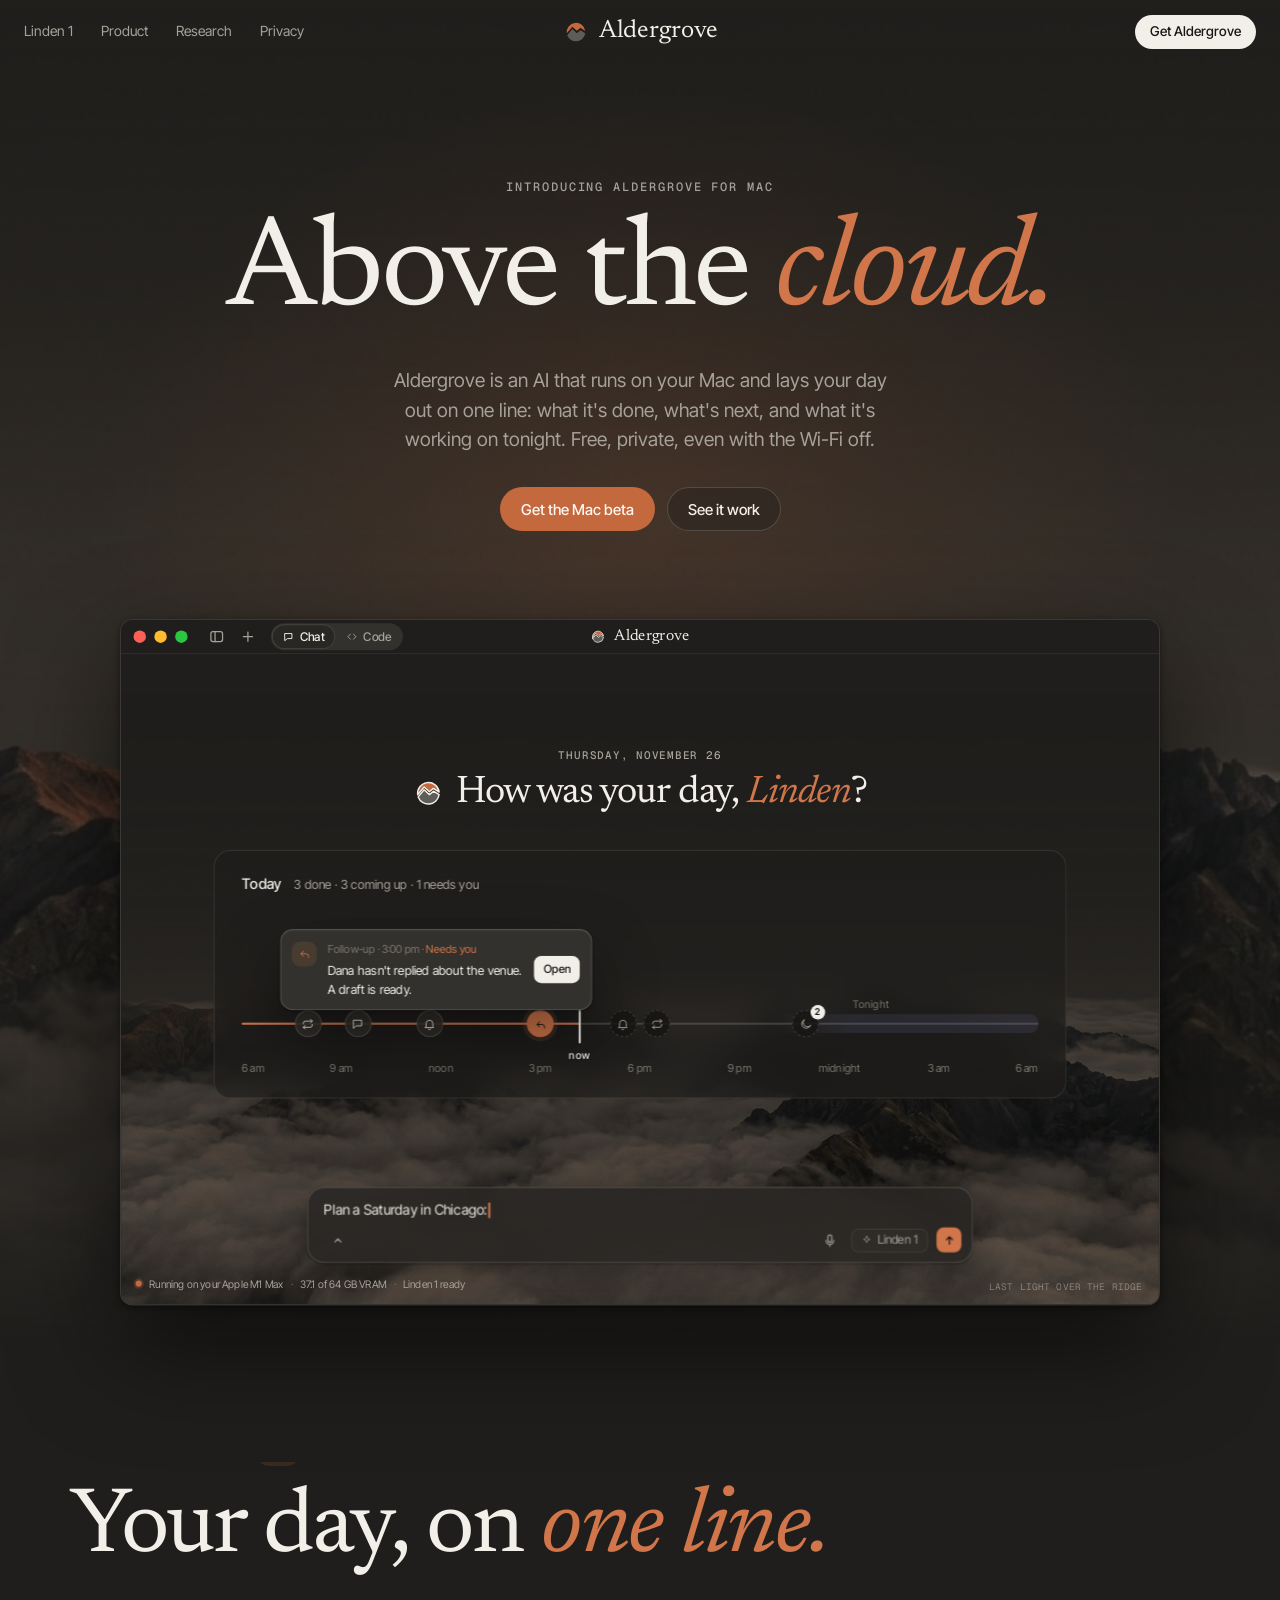
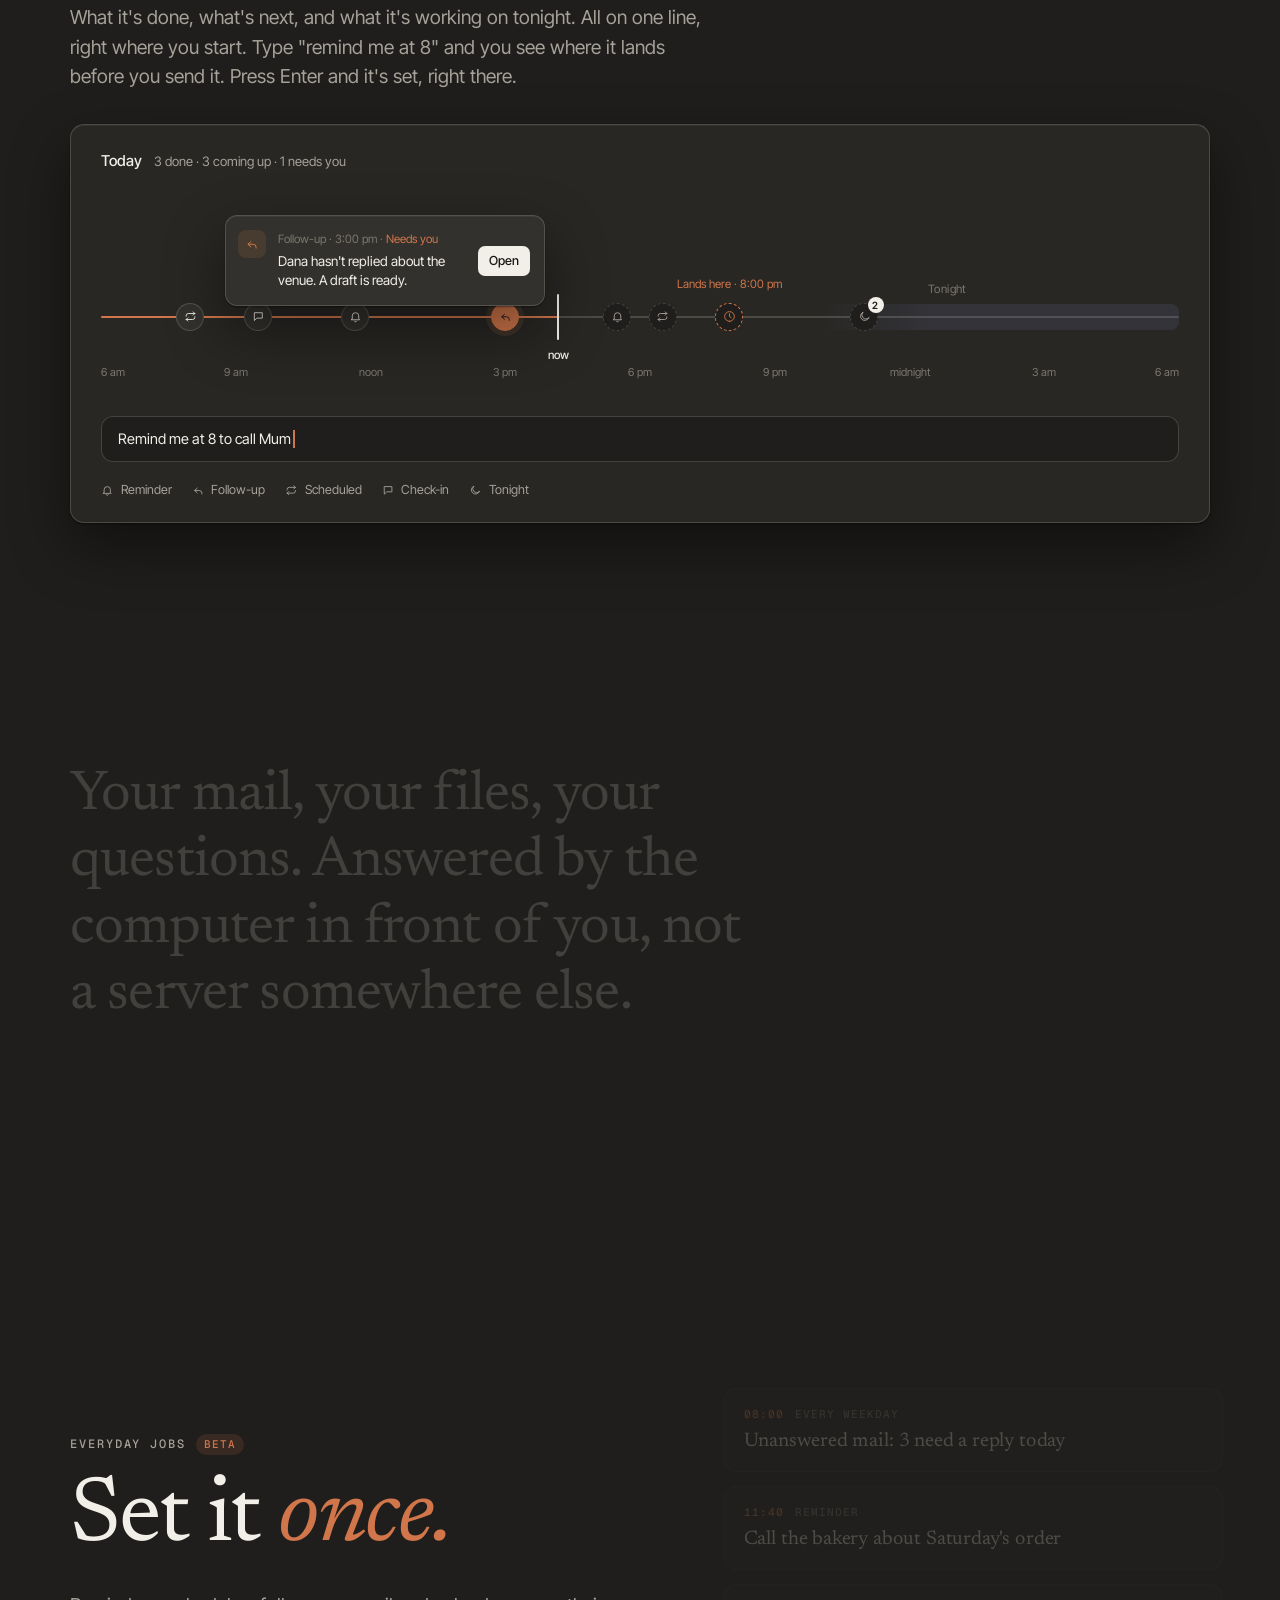
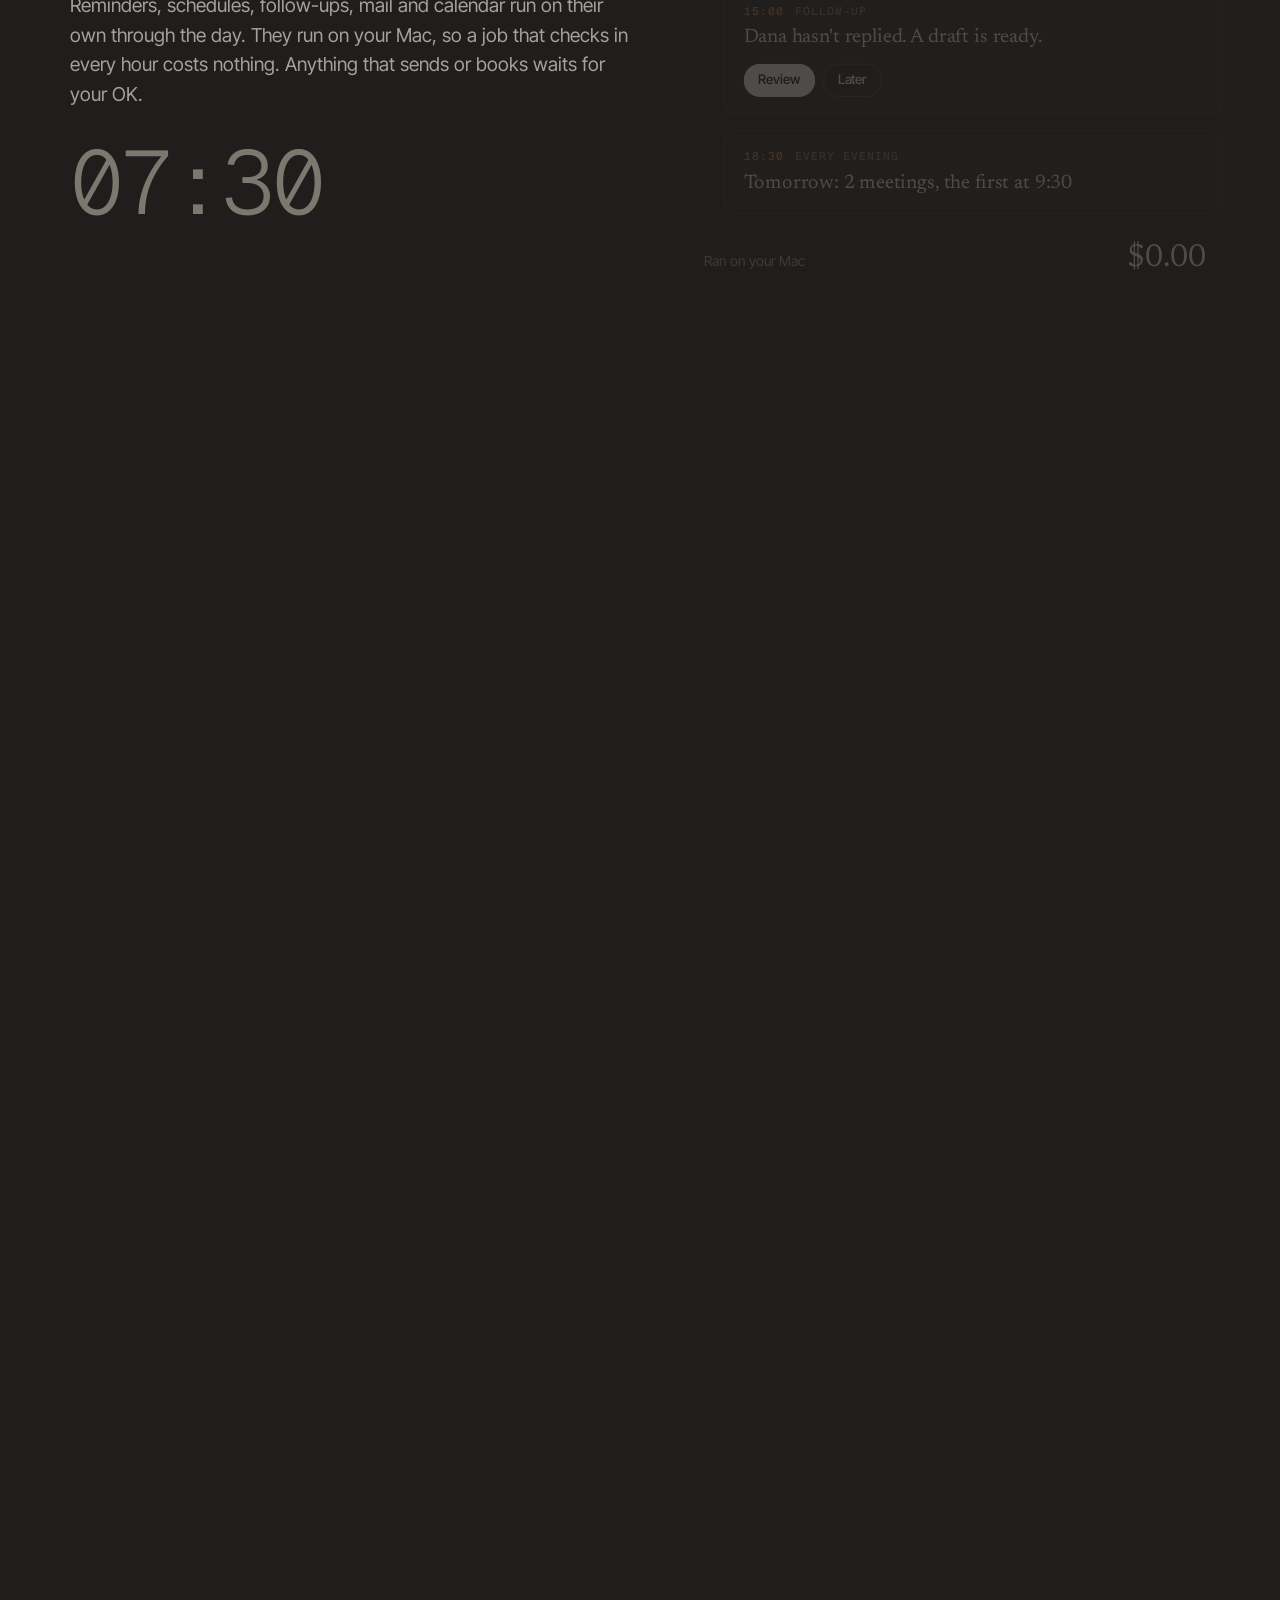
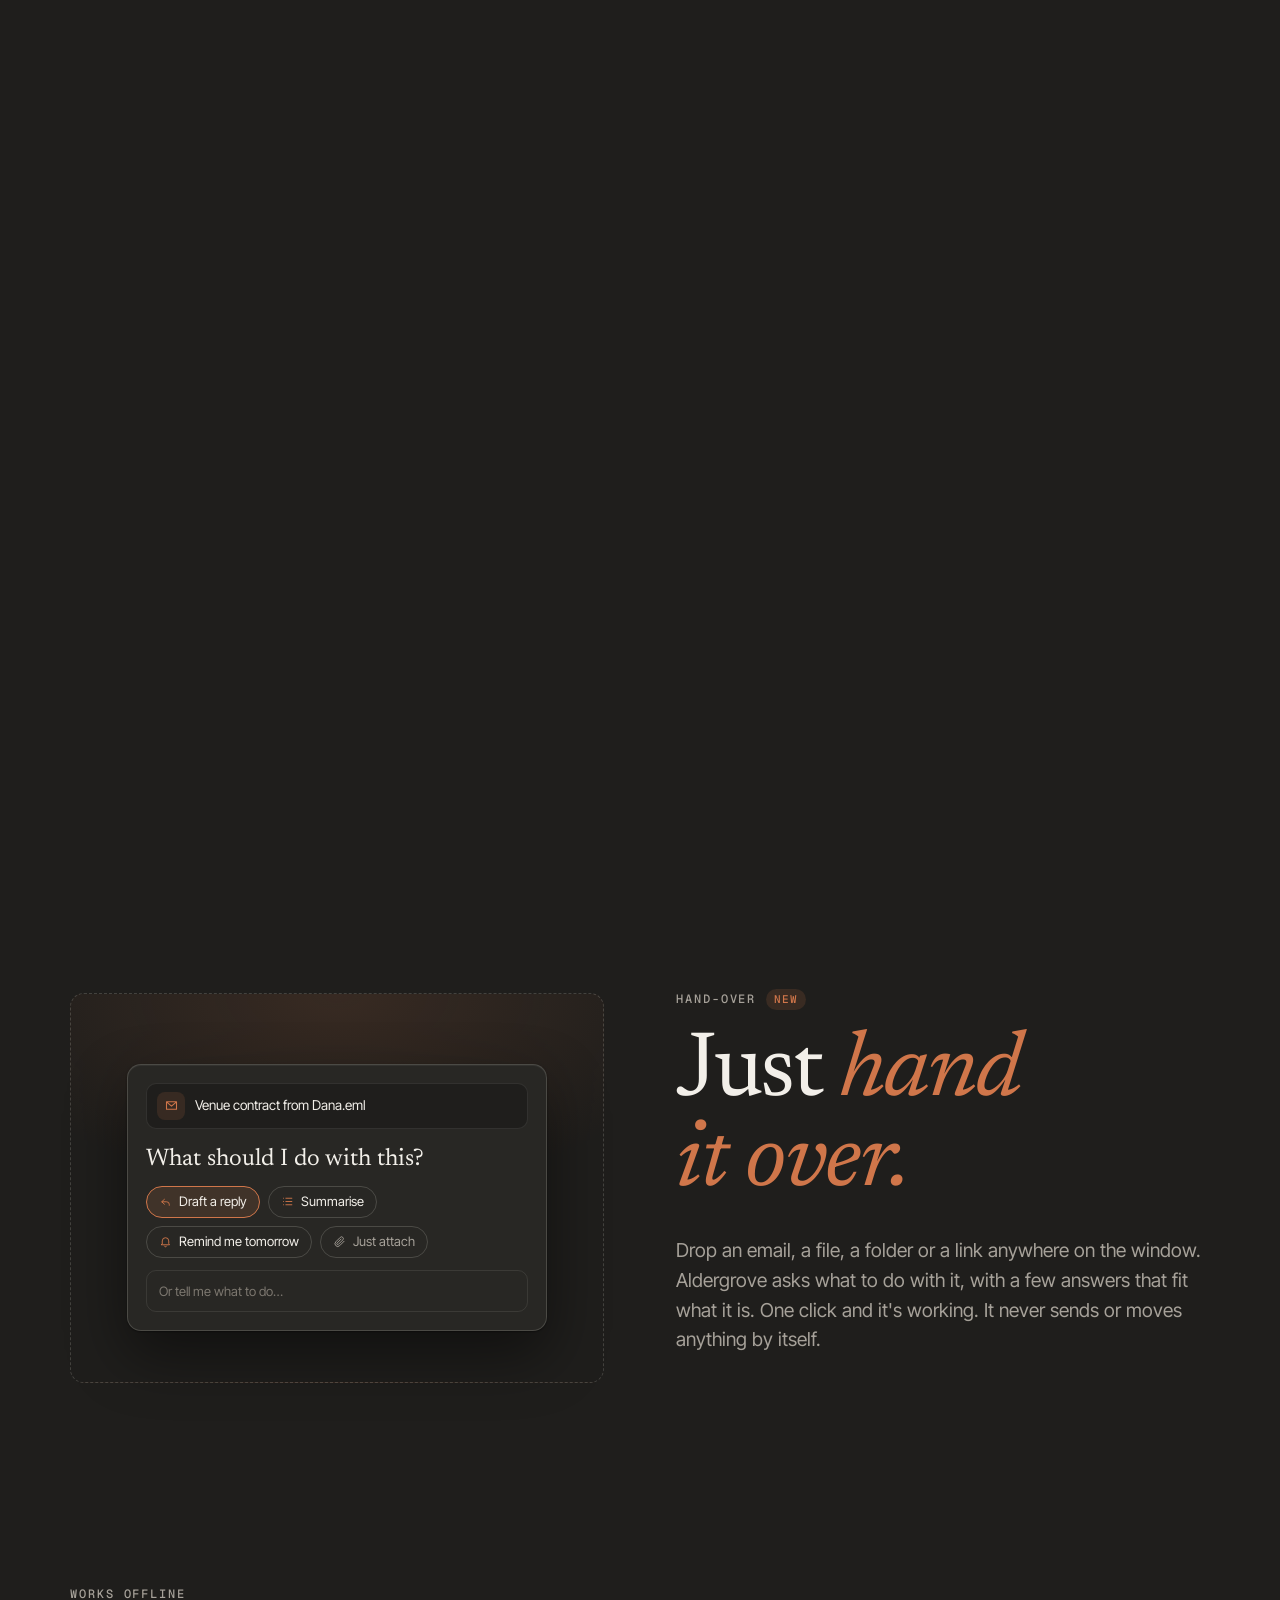
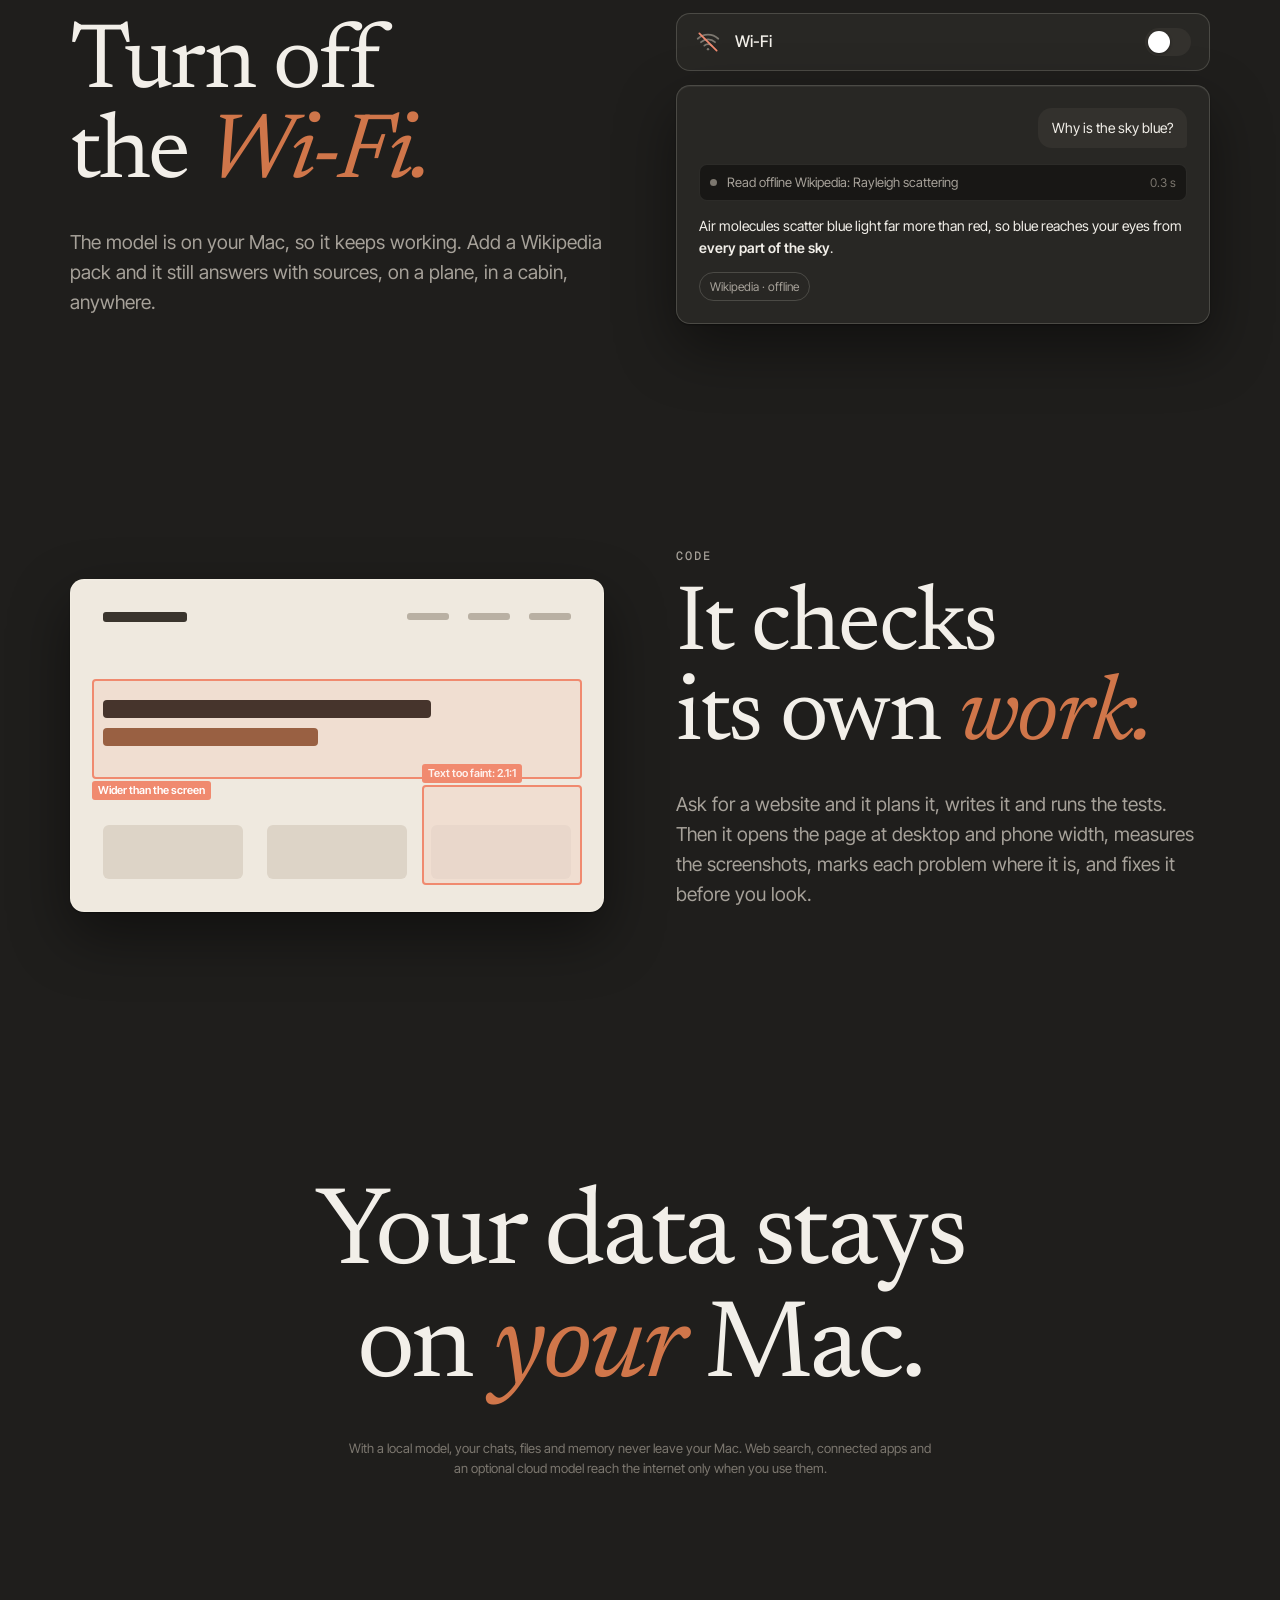
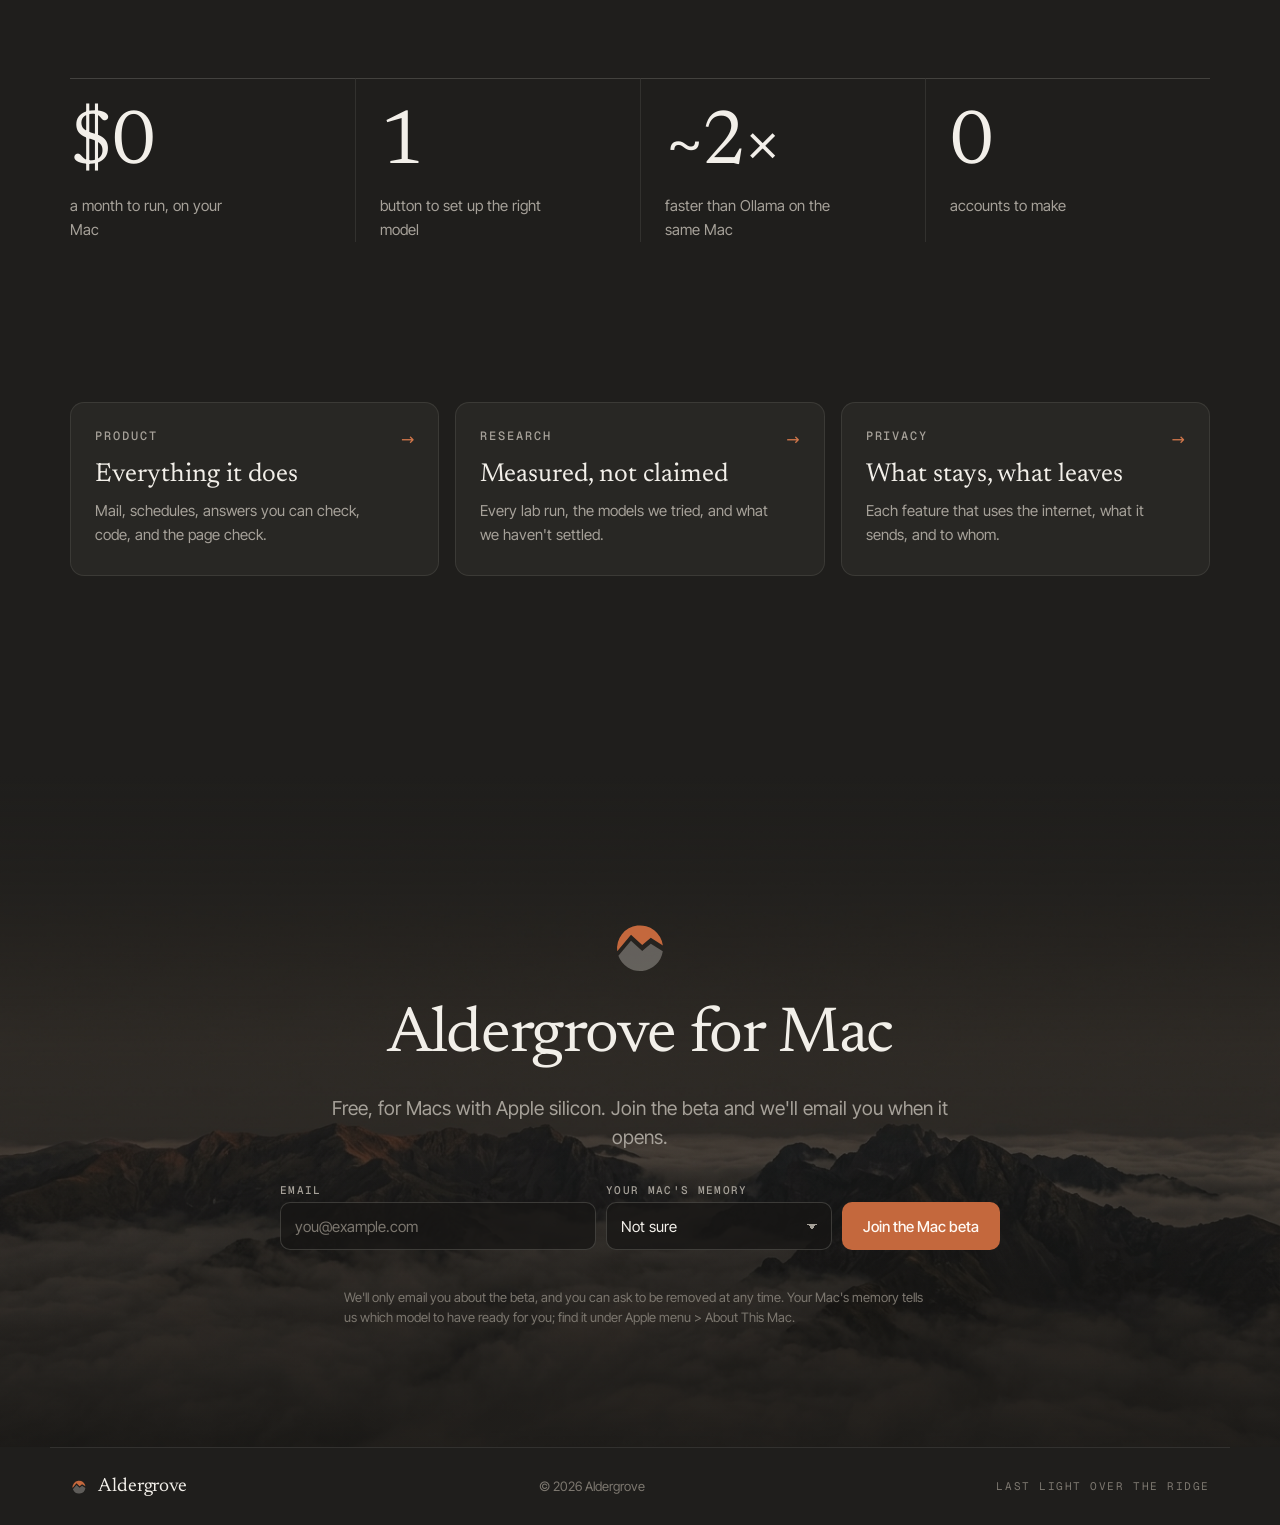
<file: index.html>
<!doctype html>
<html lang="en">
  <head>
    <meta charset="UTF-8" />
    <meta name="viewport" content="width=device-width, initial-scale=1.0" />
    <title>Aldergrove</title>
    <meta name="description" content="Aldergrove is an AI that runs on your Mac. It takes care of the small jobs in your day, answers with its sources and checks its own work, even offline." />
    <link rel="icon" type="image/svg+xml" href="./mark.svg" />
    <script type="module" crossorigin src="./assets/main-DRhw3cWs.js"></script>
    <link rel="stylesheet" crossorigin href="./assets/main--7t1O3Tt.css">
  </head>
  <body>
    <header class="nav" id="top">
      <nav class="nav-links" id="nav-links" aria-label="Sections">
        <a href="./research/index.html#release">Linden 1</a>
        <a href="./product/index.html">Product</a>
        <a href="./research/index.html">Research</a>
        <a href="./privacy/index.html">Privacy</a>
      </nav>
      <a class="brand" href="#top" aria-label="Aldergrove home">
        <span class="mark" data-mark></span>
        <span class="wordmark">Aldergrove</span>
      </a>
      <div class="nav-end">
        <button class="nav-menu" type="button" aria-expanded="false" aria-controls="nav-links" aria-label="Menu"><span></span><span></span></button>
        <a class="btn btn-ink btn-sm" href="#get" data-to-signup>Get Aldergrove</a>
      </div>
    </header>

    <main>
      <!-- Hero: the ridge above the clouds, like the app's new-chat screen -->
      <section class="hero">
        <div class="hero-scene" aria-hidden="true"></div>
        <div class="hero-inner wrap">
          <p class="eyebrow reveal">Introducing Aldergrove for Mac</p>
          <h1 class="display hero-title reveal">Above the <em>cloud.</em></h1>
          <p class="lede reveal">
            Aldergrove is an AI that runs on your Mac and lays your day out on one line: what it's done, what's next, and
            what it's working on tonight. Free, private, even with the Wi-Fi off.
          </p>
          <div class="cta-row reveal">
            <a class="btn btn-accent" href="#get" data-to-signup>Get the Mac beta</a>
            <a class="btn btn-ghost" href="#line">See it work</a>
          </div>
        </div>

        <!-- The app, drawn in code -->
        <div class="wrap">
          <figure class="appwin reveal" aria-label="The Aldergrove app's new-chat screen">
            <div class="appwin-stage">
              <div class="aw">
                <div class="aw-bar">
                  <span class="aw-dots" aria-hidden="true"><i></i><i></i><i></i></span>
                  <span class="aw-icon" aria-hidden="true"><svg viewBox="0 0 20 20"><rect x="3" y="4" width="14" height="12" rx="2.5"/><path d="M8 4v12"/></svg></span>
                  <span class="aw-icon" aria-hidden="true"><svg viewBox="0 0 20 20"><path d="M10 4.5v11M4.5 10h11"/></svg></span>
                  <span class="aw-modes" aria-hidden="true">
                    <span class="aw-mode on"><svg viewBox="0 0 20 20"><path d="M4.5 5h11v8h-7l-4 3z"/></svg>Chat</span>
                    <span class="aw-mode"><svg viewBox="0 0 20 20"><path d="M7.5 6 3.5 10l4 4M12.5 6l4 4-4 4"/></svg>Code</span>
                  </span>
                  <span class="aw-title"><span class="mark aw-title-mark" data-mark></span>Aldergrove</span>
                </div>
                <div class="aw-body">
                  <div class="aw-scenery" aria-hidden="true"><img src="./ridge.jpg" alt="" /></div>
                  <div class="aw-landing">
                    <p class="aw-date">Thursday, November 26</p>
                    <p class="aw-greet"><span class="mark aw-greet-mark" data-mark></span><span>How was your day, <em>Linden</em>?</span></p>
                    <div class="aw-dl dl-demo static" aria-hidden="true"><div class="dl-head"><span class="dl-title">Today</span><span class="dl-summary">3 done &middot; 3 coming up &middot; 1 needs you</span></div>
          <div class="dl-track" aria-hidden="true">
            <div class="dl-rail"></div>
            <div class="dl-past"></div>
            <div class="dl-night"><span>Tonight</span></div>
            <div class="dl-now"><span>now</span></div>
            <span class="dl-mark done" style="left:8.3%;--n:0" title="08:00 Scheduled: unanswered mail"><svg class="ic" viewBox="0 0 24 24" aria-hidden="true"><path d="M17 3.5 20 6.5l-3 3M20 6.5H8a4 4 0 0 0-4 4v1M7 20.5 4 17.5l3-3M4 17.5h12a4 4 0 0 0 4-4v-1"/></svg></span><span class="dl-mark done" style="left:14.6%;--n:1" title="09:30 Check-in"><svg class="ic" viewBox="0 0 24 24" aria-hidden="true"><path d="M5 5h14v10H9l-4 4z"/></svg></span><span class="dl-mark done" style="left:23.6%;--n:2" title="11:40 Reminder: call the bakery"><svg class="ic" viewBox="0 0 24 24" aria-hidden="true"><path d="M6 16V11a6 6 0 0 1 12 0v5l1.5 2h-15zM10 20.5a2.2 2.2 0 0 0 4 0"/></svg></span><span class="dl-mark needs" style="left:37.5%;--n:3" title="15:00 Follow-up: Dana hasn't replied"><svg class="ic" viewBox="0 0 24 24" aria-hidden="true"><path d="M10 8 5 12.5l5 4.5M5.5 12.5H14a5 5 0 0 1 5 5V19"/></svg></span><span class="dl-mark coming" style="left:47.9%;--n:4" title="17:30 Reminder"><svg class="ic" viewBox="0 0 24 24" aria-hidden="true"><path d="M6 16V11a6 6 0 0 1 12 0v5l1.5 2h-15zM10 20.5a2.2 2.2 0 0 0 4 0"/></svg></span><span class="dl-mark coming" style="left:52.1%;--n:5" title="18:30 Scheduled: tomorrow's meetings"><svg class="ic" viewBox="0 0 24 24" aria-hidden="true"><path d="M17 3.5 20 6.5l-3 3M20 6.5H8a4 4 0 0 0-4 4v1M7 20.5 4 17.5l3-3M4 17.5h12a4 4 0 0 0 4-4v-1"/></svg></span><span class="dl-mark coming" style="left:70.8%;--n:6" title="23:00 Tonight's list"><svg class="ic" viewBox="0 0 24 24" aria-hidden="true"><path d="M20 14.5A8 8 0 1 1 9.5 4a6.5 6.5 0 0 0 10.5 10.5z"/></svg><b>2</b></span>
          <div class="dl-card"><span class="dl-item-icon"><svg class="ic" viewBox="0 0 24 24" aria-hidden="true"><path d="M10 8 5 12.5l5 4.5M5.5 12.5H14a5 5 0 0 1 5 5V19"/></svg></span><span class="dl-item-body"><span class="dl-item-meta">Follow-up &middot; 3:00 pm &middot; <em>Needs you</em></span><span class="dl-item-text">Dana hasn't replied about the venue. A draft is ready.</span></span><span class="dl-item-go">Open</span></div>
                    </div>
<div class="dl-ticks" aria-hidden="true"><span style="left:0%">6 am</span><span style="left:12.5%">9 am</span><span style="left:25%">noon</span><span style="left:37.5%">3 pm</span><span style="left:50%">6 pm</span><span style="left:62.5%">9 pm</span><span style="left:75%">midnight</span><span style="left:87.5%">3 am</span><span style="left:100%">6 am</span></div></div>
                  </div>
                  <div class="aw-dock"><div class="aw-composer">
                      <span class="aw-text" data-typer>Ask me anything, or give me a folder to work in...</span>
                      <span class="aw-row">
                        <span class="aw-tool" aria-hidden="true"><svg viewBox="0 0 20 20"><path d="m6 12 4-4 4 4"/></svg></span>
                        <span class="aw-spacer"></span>
                        <span class="aw-tool" aria-hidden="true"><svg viewBox="0 0 20 20"><rect x="7.5" y="3" width="5" height="9" rx="2.5"/><path d="M5 10a5 5 0 0 0 10 0M10 15v2.5"/></svg></span>
                        <span class="aw-chip"><svg viewBox="0 0 20 20" aria-hidden="true"><path d="M10 3c.6 3.6 1.9 5 5.5 5.5v1C11.9 10 10.6 11.4 10 15h-.1C9.4 11.4 8.1 10 4.5 9.5v-1C8.1 8 9.4 6.6 9.9 3z"/></svg>Linden 1</span>
                        <span class="aw-send" data-send aria-hidden="true"><svg viewBox="0 0 20 20"><path d="M10 15.5v-11M5.5 9 10 4.5 14.5 9"/></svg></span>
                      </span>
                    </div></div>
                  <div class="aw-status"><i></i>Running on your Apple M1 Max <b>&middot;</b> 37.1 of 64 GB VRAM <b>&middot;</b> Linden 1 ready</div>
                  <span class="aw-tag">Last light over the ridge</span>
                </div>
              </div>
            </div>
          </figure>
        </div>
      </section>

      <!-- The headline feature: the day line -->
      <section class="scene-line wrap" id="line">
        <div class="line-copy">
          <p class="eyebrow">A new kind of AI app <span class="badge">New</span></p>
          <h2 class="mega">Your day, on <em>one line.</em></h2>
          <p class="lede">
            What it's done, what's next, and what it's working on tonight. All on one line, right where you start. Type
            "remind me at 8" and you see where it lands before you send it. Press Enter and it's set, right there.
          </p>
        </div>
        <div class="dl-demo" aria-label="The day line: 4 done, 3 coming up, 1 needs you">
          <div class="dl-head"><span class="dl-title">Today</span><span class="dl-summary">3 done &middot; 3 coming up &middot; 1 needs you</span></div>
          <div class="dl-track" aria-hidden="true">
            <div class="dl-rail"></div>
            <div class="dl-past"></div>
            <div class="dl-night"><span>Tonight</span></div>
            <div class="dl-now"><span>now</span></div>
            <span class="dl-mark done" style="left:8.3%;--n:0" title="08:00 Scheduled: unanswered mail"><svg class="ic" viewBox="0 0 24 24" aria-hidden="true"><path d="M17 3.5 20 6.5l-3 3M20 6.5H8a4 4 0 0 0-4 4v1M7 20.5 4 17.5l3-3M4 17.5h12a4 4 0 0 0 4-4v-1"/></svg></span><span class="dl-mark done" style="left:14.6%;--n:1" title="09:30 Check-in"><svg class="ic" viewBox="0 0 24 24" aria-hidden="true"><path d="M5 5h14v10H9l-4 4z"/></svg></span><span class="dl-mark done" style="left:23.6%;--n:2" title="11:40 Reminder: call the bakery"><svg class="ic" viewBox="0 0 24 24" aria-hidden="true"><path d="M6 16V11a6 6 0 0 1 12 0v5l1.5 2h-15zM10 20.5a2.2 2.2 0 0 0 4 0"/></svg></span><span class="dl-mark needs" style="left:37.5%;--n:3" title="15:00 Follow-up: Dana hasn't replied"><svg class="ic" viewBox="0 0 24 24" aria-hidden="true"><path d="M10 8 5 12.5l5 4.5M5.5 12.5H14a5 5 0 0 1 5 5V19"/></svg></span><span class="dl-mark coming" style="left:47.9%;--n:4" title="17:30 Reminder"><svg class="ic" viewBox="0 0 24 24" aria-hidden="true"><path d="M6 16V11a6 6 0 0 1 12 0v5l1.5 2h-15zM10 20.5a2.2 2.2 0 0 0 4 0"/></svg></span><span class="dl-mark coming" style="left:52.1%;--n:5" title="18:30 Scheduled: tomorrow's meetings"><svg class="ic" viewBox="0 0 24 24" aria-hidden="true"><path d="M17 3.5 20 6.5l-3 3M20 6.5H8a4 4 0 0 0-4 4v1M7 20.5 4 17.5l3-3M4 17.5h12a4 4 0 0 0 4-4v-1"/></svg></span><span class="dl-mark coming" style="left:70.8%;--n:6" title="23:00 Tonight's list"><svg class="ic" viewBox="0 0 24 24" aria-hidden="true"><path d="M20 14.5A8 8 0 1 1 9.5 4a6.5 6.5 0 0 0 10.5 10.5z"/></svg><b>2</b></span>
            <div class="dl-ghost"><span class="dl-ghost-dot"><svg class="ic" viewBox="0 0 24 24" aria-hidden="true"><path d="M12 21a9 9 0 1 0 0-18 9 9 0 0 0 0 18zM12 7v5l3 2"/></svg></span><span class="dl-ghost-label">Lands here &middot; 8:00 pm</span></div>
            <div class="dl-card">
              <span class="dl-item-icon"><svg class="ic" viewBox="0 0 24 24" aria-hidden="true"><path d="M10 8 5 12.5l5 4.5M5.5 12.5H14a5 5 0 0 1 5 5V19"/></svg></span>
              <span class="dl-item-body">
                <span class="dl-item-meta">Follow-up &middot; 3:00 pm &middot; <em>Needs you</em></span>
                <span class="dl-item-text">Dana hasn't replied about the venue. A draft is ready.</span>
              </span>
              <span class="dl-item-go">Open</span>
            </div>
          </div>
          <div class="dl-ticks" aria-hidden="true"><span style="left:0%">6 am</span><span style="left:12.5%">9 am</span><span style="left:25%">noon</span><span style="left:37.5%">3 pm</span><span style="left:50%">6 pm</span><span style="left:62.5%">9 pm</span><span style="left:75%">midnight</span><span style="left:87.5%">3 am</span><span style="left:100%">6 am</span></div>
          <div class="dl-compose" aria-hidden="true"><span class="dl-typed">Remind me at 8 to call Mum</span><span class="dl-caret"></span></div>
          <ul class="dl-legend">
            <li><svg class="ic" viewBox="0 0 24 24" aria-hidden="true"><path d="M6 16V11a6 6 0 0 1 12 0v5l1.5 2h-15zM10 20.5a2.2 2.2 0 0 0 4 0"/></svg>Reminder</li><li><svg class="ic" viewBox="0 0 24 24" aria-hidden="true"><path d="M10 8 5 12.5l5 4.5M5.5 12.5H14a5 5 0 0 1 5 5V19"/></svg>Follow-up</li><li><svg class="ic" viewBox="0 0 24 24" aria-hidden="true"><path d="M17 3.5 20 6.5l-3 3M20 6.5H8a4 4 0 0 0-4 4v1M7 20.5 4 17.5l3-3M4 17.5h12a4 4 0 0 0 4-4v-1"/></svg>Scheduled</li><li><svg class="ic" viewBox="0 0 24 24" aria-hidden="true"><path d="M5 5h14v10H9l-4 4z"/></svg>Check-in</li><li><svg class="ic" viewBox="0 0 24 24" aria-hidden="true"><path d="M20 14.5A8 8 0 1 1 9.5 4a6.5 6.5 0 0 0 10.5 10.5z"/></svg>Tonight</li>
          </ul>
        </div>
      </section>

      <!-- The statement: words light up as you scroll -->
      <section class="statement wrap" aria-label="What Aldergrove is">
        <p class="statement-text" data-scrub>
          Your mail, your files, your questions. Answered by the computer in front of you, not a server somewhere else.
        </p>
      </section>

      <!-- A day of small jobs: the clock runs as you scroll -->
      <section class="day" id="jobs" data-day>
        <div class="day-sticky">
          <div class="wrap day-grid">
            <div class="day-copy">
              <p class="eyebrow">Everyday jobs <span class="badge">Beta</span></p>
              <h2 class="mega">Set it <em>once.</em></h2>
              <p class="lede">
                Reminders, schedules, follow-ups, mail and calendar run on their own through the day. They run on your Mac, so
                a job that checks in every hour costs nothing. Anything that sends or books waits for your OK.
              </p>
              <p class="day-clock" aria-hidden="true"><span data-clock>07:59</span></p>
            </div>
            <ol class="day-feed" aria-label="A day of jobs Aldergrove ran">
              <li class="job" data-at="08:00">
                <p class="job-meta"><span>08:00</span><span>Every weekday</span></p>
                <p class="job-title">Unanswered mail: 3 need a reply today</p>
              </li>
              <li class="job" data-at="11:40">
                <p class="job-meta"><span>11:40</span><span>Reminder</span></p>
                <p class="job-title">Call the bakery about Saturday's order</p>
              </li>
              <li class="job" data-at="15:00">
                <p class="job-meta"><span>15:00</span><span>Follow-up</span></p>
                <p class="job-title">Dana hasn't replied. A draft is ready.</p>
                <p class="job-actions"><span class="btn btn-ink btn-sm">Review</span><span class="btn btn-ghost btn-sm">Later</span></p>
              </li>
              <li class="job" data-at="18:30">
                <p class="job-meta"><span>18:30</span><span>Every evening</span></p>
                <p class="job-title">Tomorrow: 2 meetings, the first at 9:30</p>
              </li>
              <li class="day-cost"><span>Ran on your Mac</span><b>$0.00</b></li>
            </ol>
          </div>
        </div>
      </section>

      <!-- Experimental: hand it over -->
      <section class="scene handover wrap" id="handover">
        <div class="scene-copy">
          <p class="eyebrow">Hand-over <span class="badge">New</span></p>
          <h2 class="mega">Just <em>hand it over.</em></h2>
          <p class="lede">
            Drop an email, a file, a folder or a link anywhere on the window. Aldergrove asks what to do with it, with a few
            answers that fit what it is. One click and it's working. It never sends or moves anything by itself.
          </p>
        </div>
        <div class="scene-visual" aria-hidden="true">
          <div class="ho-stage">
            <div class="ho-file"><svg class="ic" viewBox="0 0 24 24" aria-hidden="true"><path d="M4 6h16v12H4zM4.5 6.5 12 13l7.5-6.5"/></svg><span>Venue contract from Dana.eml</span></div>
            <div class="ho-card">
              <div class="ho-item"><span class="ho-icon"><svg class="ic" viewBox="0 0 24 24" aria-hidden="true"><path d="M4 6h16v12H4zM4.5 6.5 12 13l7.5-6.5"/></svg></span>Venue contract from Dana.eml</div>
              <p class="ho-title">What should I do with this?</p>
              <div class="ho-actions">
                <span class="ho-act first"><svg class="ic" viewBox="0 0 24 24" aria-hidden="true"><path d="M10 8 5 12.5l5 4.5M5.5 12.5H14a5 5 0 0 1 5 5V19"/></svg>Draft a reply</span>
                <span class="ho-act"><svg class="ic" viewBox="0 0 24 24" aria-hidden="true"><path d="M9 6h11M9 12h11M9 18h11M4.5 6h.01M4.5 12h.01M4.5 18h.01"/></svg>Summarise</span>
                <span class="ho-act"><svg class="ic" viewBox="0 0 24 24" aria-hidden="true"><path d="M6 16V11a6 6 0 0 1 12 0v5l1.5 2h-15zM10 20.5a2.2 2.2 0 0 0 4 0"/></svg>Remind me tomorrow</span>
                <span class="ho-act quiet"><svg class="ic" viewBox="0 0 24 24" aria-hidden="true"><path d="M20.5 11.5l-8.2 8.2a5 5 0 0 1-7.1-7.1l8.2-8.2a3.3 3.3 0 0 1 4.7 4.7l-8.2 8.2a1.7 1.7 0 0 1-2.4-2.4l7.5-7.5"/></svg>Just attach</span>
              </div>
              <div class="ho-own">Or tell me what to do&hellip;</div>
            </div>
          </div>
        </div>
      </section>

      <!-- Offline -->
      <section class="scene offline wrap" id="offline">
        <div class="scene-copy">
          <p class="eyebrow">Works offline</p>
          <h2 class="mega">Turn off the <em>Wi-Fi.</em></h2>
          <p class="lede">
            The model is on your Mac, so it keeps working. Add a Wikipedia pack and it still answers with sources, on a plane,
            in a cabin, anywhere.
          </p>
        </div>
        <div class="scene-visual" aria-hidden="true">
          <div class="wifi">
            <span class="wifi-icon"><svg viewBox="0 0 24 24"><path d="M2.5 9a14 14 0 0 1 19 0M5.5 12.2a9.5 9.5 0 0 1 13 0M8.6 15.4a5 5 0 0 1 6.8 0"/><circle cx="12" cy="18.6" r="1.1"/><path class="wifi-cut" d="M4 4l16 16"/></svg></span>
            <span class="wifi-label">Wi-Fi</span>
            <span class="toggle"><i></i></span>
          </div>
          <div class="vis vis-answer">
            <p class="va-q">Why is the sky blue?</p>
            <div class="va-steps"><p><span class="va-dot"></span>Read offline Wikipedia: Rayleigh scattering <em>0.3 s</em></p></div>
            <p class="va-a">Air molecules scatter blue light far more than red, so blue reaches your eyes from <b>every part of the sky</b>.</p>
            <div class="va-src"><span>Wikipedia &middot; offline</span></div>
          </div>
        </div>
      </section>

      <!-- It looks at its work -->
      <section class="scene looks wrap" id="looks">
        <div class="scene-copy">
          <p class="eyebrow">Code</p>
          <h2 class="mega">It checks<br />its own <em>work.</em></h2>
          <p class="lede">
            Ask for a website and it plans it, writes it and runs the tests. Then it opens the page at desktop and phone width,
            measures the screenshots, marks each problem where it is, and fixes it before you look.
          </p>
        </div>
        <div class="scene-visual">
          <div class="shot shot-live" aria-label="A screenshot with two problems marked">
            <div class="shot-page" aria-hidden="true">
              <div class="sp-nav"><b></b><i></i><i></i><i></i></div>
              <div class="sp-hero"><b></b><b class="short"></b></div>
              <div class="sp-cards"><i></i><i></i><i class="low"></i></div>
            </div>
            <span class="shot-mark m1"><em>Text too faint: 2.1:1</em></span>
            <span class="shot-mark m2"><em>Wider than the screen</em></span>
          </div>
        </div>
      </section>

      <!-- Privacy, said three ways -->
      <section class="trio wrap" aria-label="Privacy">
        <p class="trio-line">Your data stays<br />on <em>your</em> Mac.</p>
        <p class="fine trio-fine">With a local model, your chats, files and memory never leave your Mac. Web search, connected apps and an optional cloud model reach the internet only when you use them.</p>
      </section>

      <!-- The numbers -->
      <section class="specs wrap" aria-label="Aldergrove in numbers">
        <div class="spec-cell"><p class="spec-num">$0</p><p class="spec-label">a month to run, on your Mac</p></div>
        <div class="spec-cell"><p class="spec-num">1</p><p class="spec-label">button to set up the right model</p></div>
        <div class="spec-cell"><p class="spec-num">~2&times;</p><p class="spec-label">faster than Ollama on the same Mac</p></div>
        <div class="spec-cell"><p class="spec-num">0</p><p class="spec-label">accounts to make</p></div>
      </section>

      <!-- Go deeper -->
      <section class="deeper wrap" aria-label="More about Aldergrove">
        <a class="deep-card" href="./product/index.html"><p class="eyebrow">Product</p><p class="deep-title">Everything it does</p><p class="deep-text">Mail, schedules, answers you can check, code, and the page check.</p><span class="deep-go" aria-hidden="true">&rarr;</span></a>
        <a class="deep-card" href="./research/index.html"><p class="eyebrow">Research</p><p class="deep-title">Measured, not claimed</p><p class="deep-text">Every lab run, the models we tried, and what we haven't settled.</p><span class="deep-go" aria-hidden="true">&rarr;</span></a>
        <a class="deep-card" href="./privacy/index.html"><p class="eyebrow">Privacy</p><p class="deep-title">What stays, what leaves</p><p class="deep-text">Each feature that uses the internet, what it sends, and to whom.</p><span class="deep-go" aria-hidden="true">&rarr;</span></a>
      </section>

      <!-- Get -->
      <section class="get" id="get">
        <div class="get-scene" aria-hidden="true"></div>
        <div class="wrap get-inner">
          <span class="mark mark-lg" data-mark></span>
          <h2 class="display sm">Aldergrove for Mac</h2>
          <p class="lede">Free, for Macs with Apple silicon. Join the beta and we'll email you when it opens.</p>
          <form class="signup" id="signup" novalidate>
            <div class="signup-fields">
              <label class="field field-email" for="signup-email">
                <span class="field-label">Email</span>
                <input id="signup-email" name="email" type="email" autocomplete="email" inputmode="email" placeholder="you@example.com" required />
              </label>
              <label class="field field-mem" for="signup-memory">
                <span class="field-label">Your Mac's memory</span>
                <select id="signup-memory" name="memory">
                  <option value="">Not sure</option>
                  <option value="8">8 GB</option>
                  <option value="16">16 GB</option>
                  <option value="24">24 GB</option>
                  <option value="32-48">32 to 48 GB</option>
                  <option value="64-96">64 to 96 GB</option>
                  <option value="128+">128 GB or more</option>
                </select>
              </label>
              <button class="btn btn-accent signup-btn" type="submit" id="signup-submit">Join the Mac beta</button>
            </div>
            <label class="hp" aria-hidden="true">Leave this empty <input name="company" tabindex="-1" autocomplete="off" /></label>
            <p class="signup-status" id="signup-status" role="status" aria-live="polite"></p>
            <p class="fine">
              We'll only email you about the beta, and you can ask to be removed at any time. Your Mac's memory tells us
              which model to have ready for you; find it under Apple menu &gt; About This Mac.
            </p>
          </form>
          <div class="signup-done" id="signup-done" hidden>
            <p class="h2">You're on the list.</p>
            <p class="lede">We'll email you when the Mac beta opens. Local models are free; cloud models bill through your own provider.</p>
          </div>
        </div>
      </section>
    </main>

    <footer class="foot wrap">
      <span class="brand brand-foot"><span class="mark mark-sm" data-mark></span><span class="wordmark">Aldergrove</span></span>
      <span class="faint">&copy; 2026 Aldergrove</span>
      <span class="mono faint">Last light over the ridge</span>
    </footer>

  </body>
</file>
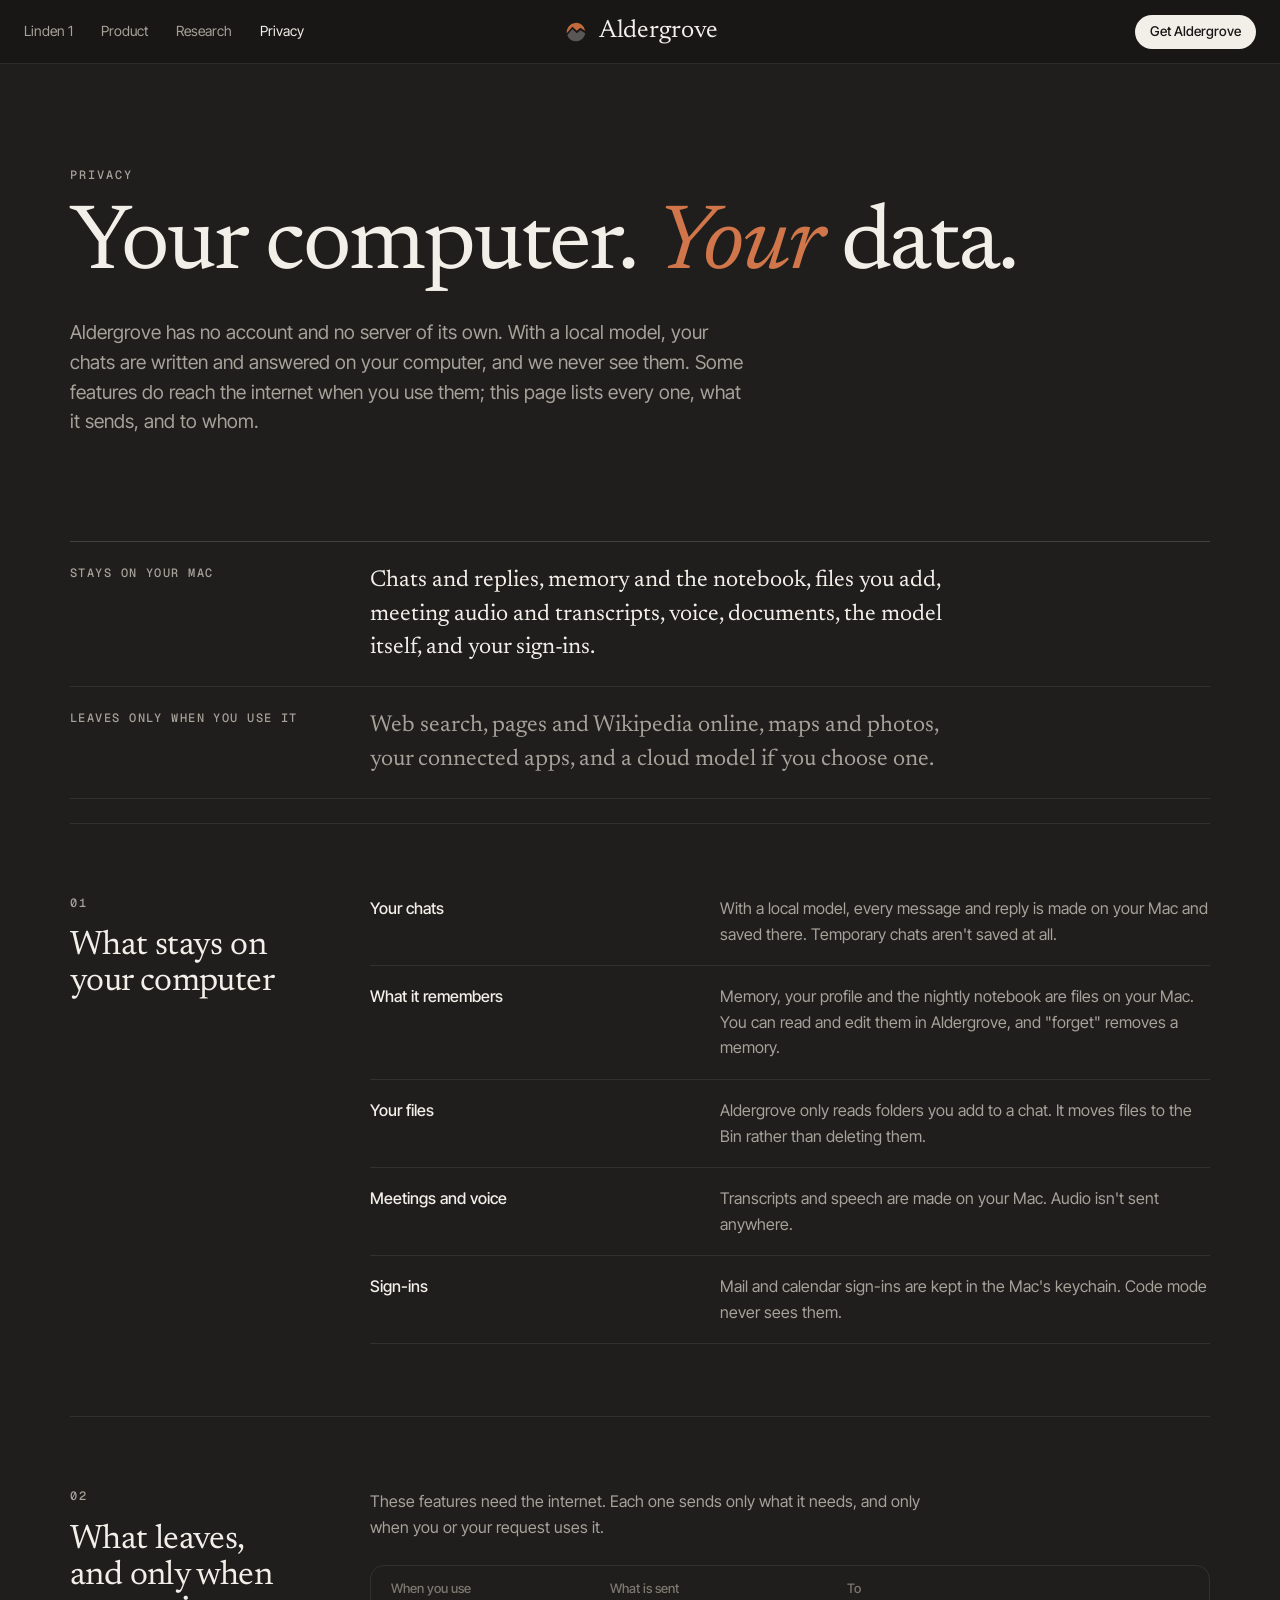
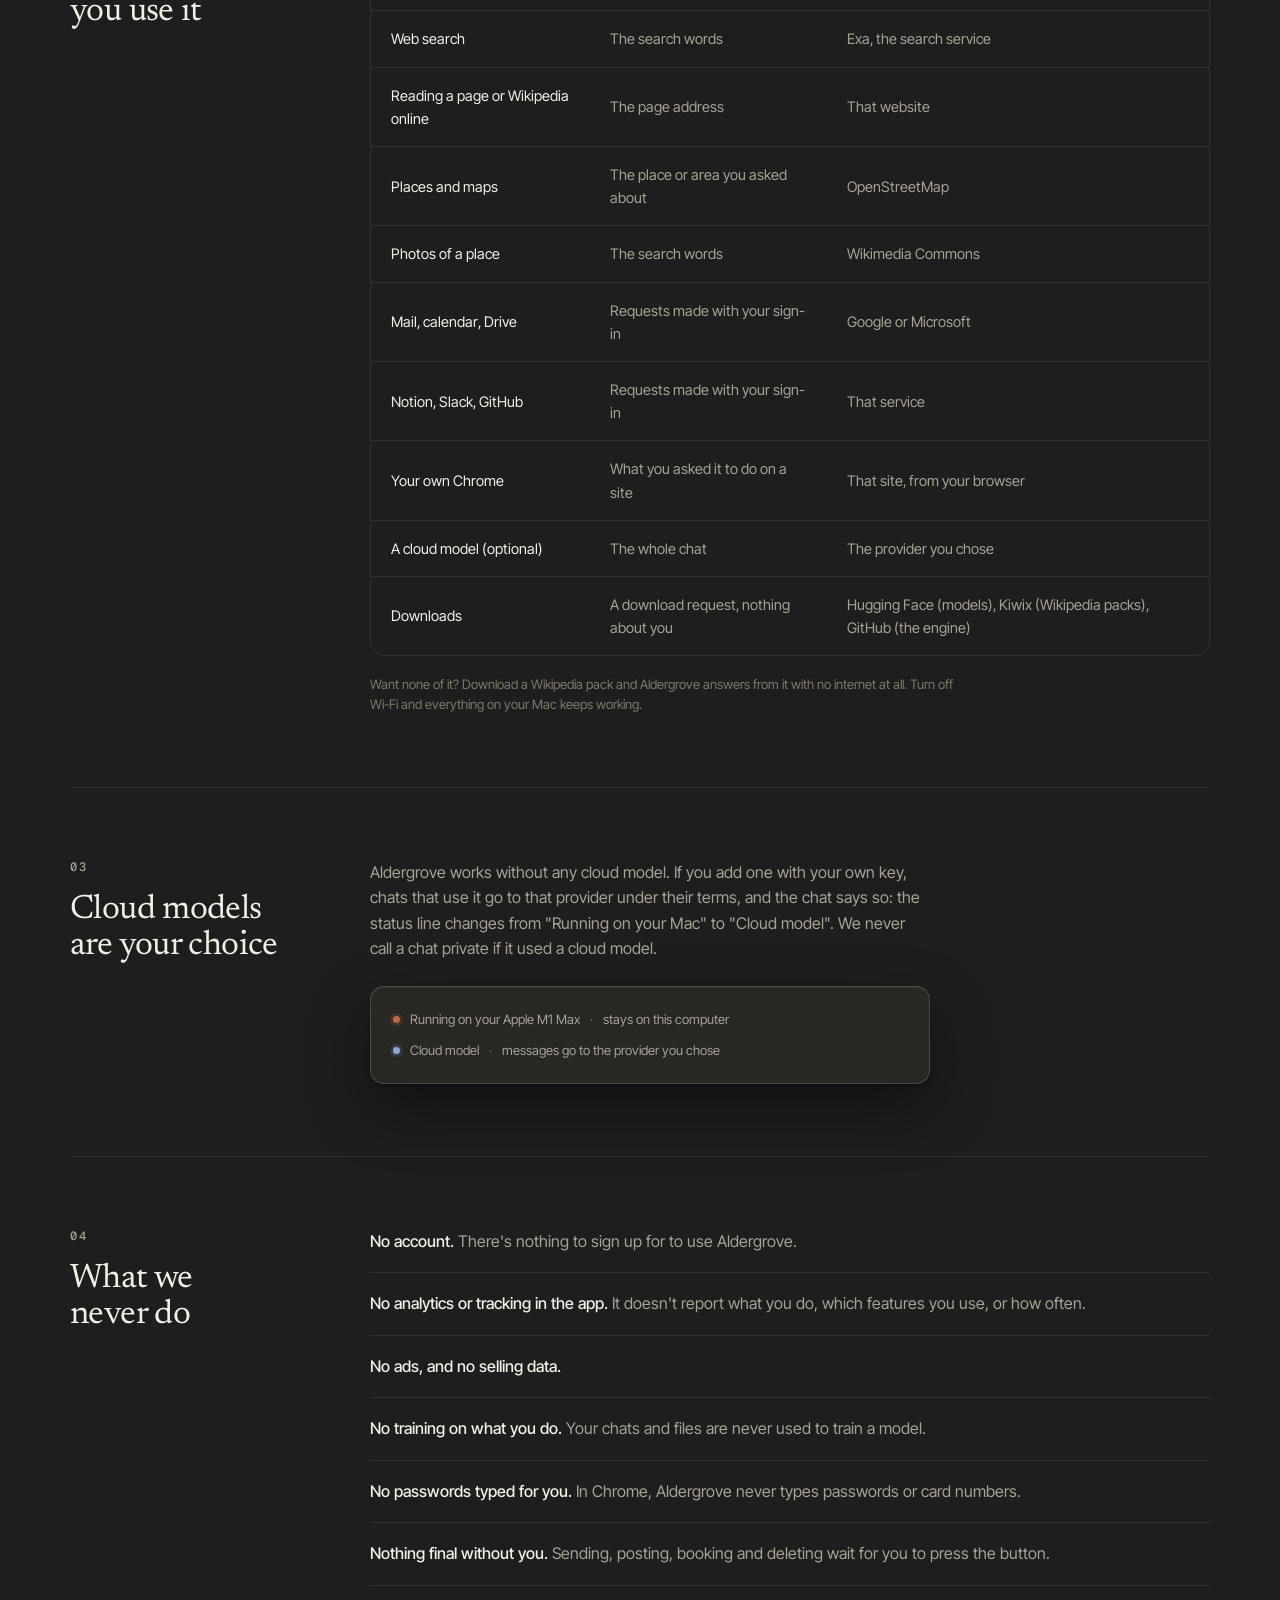
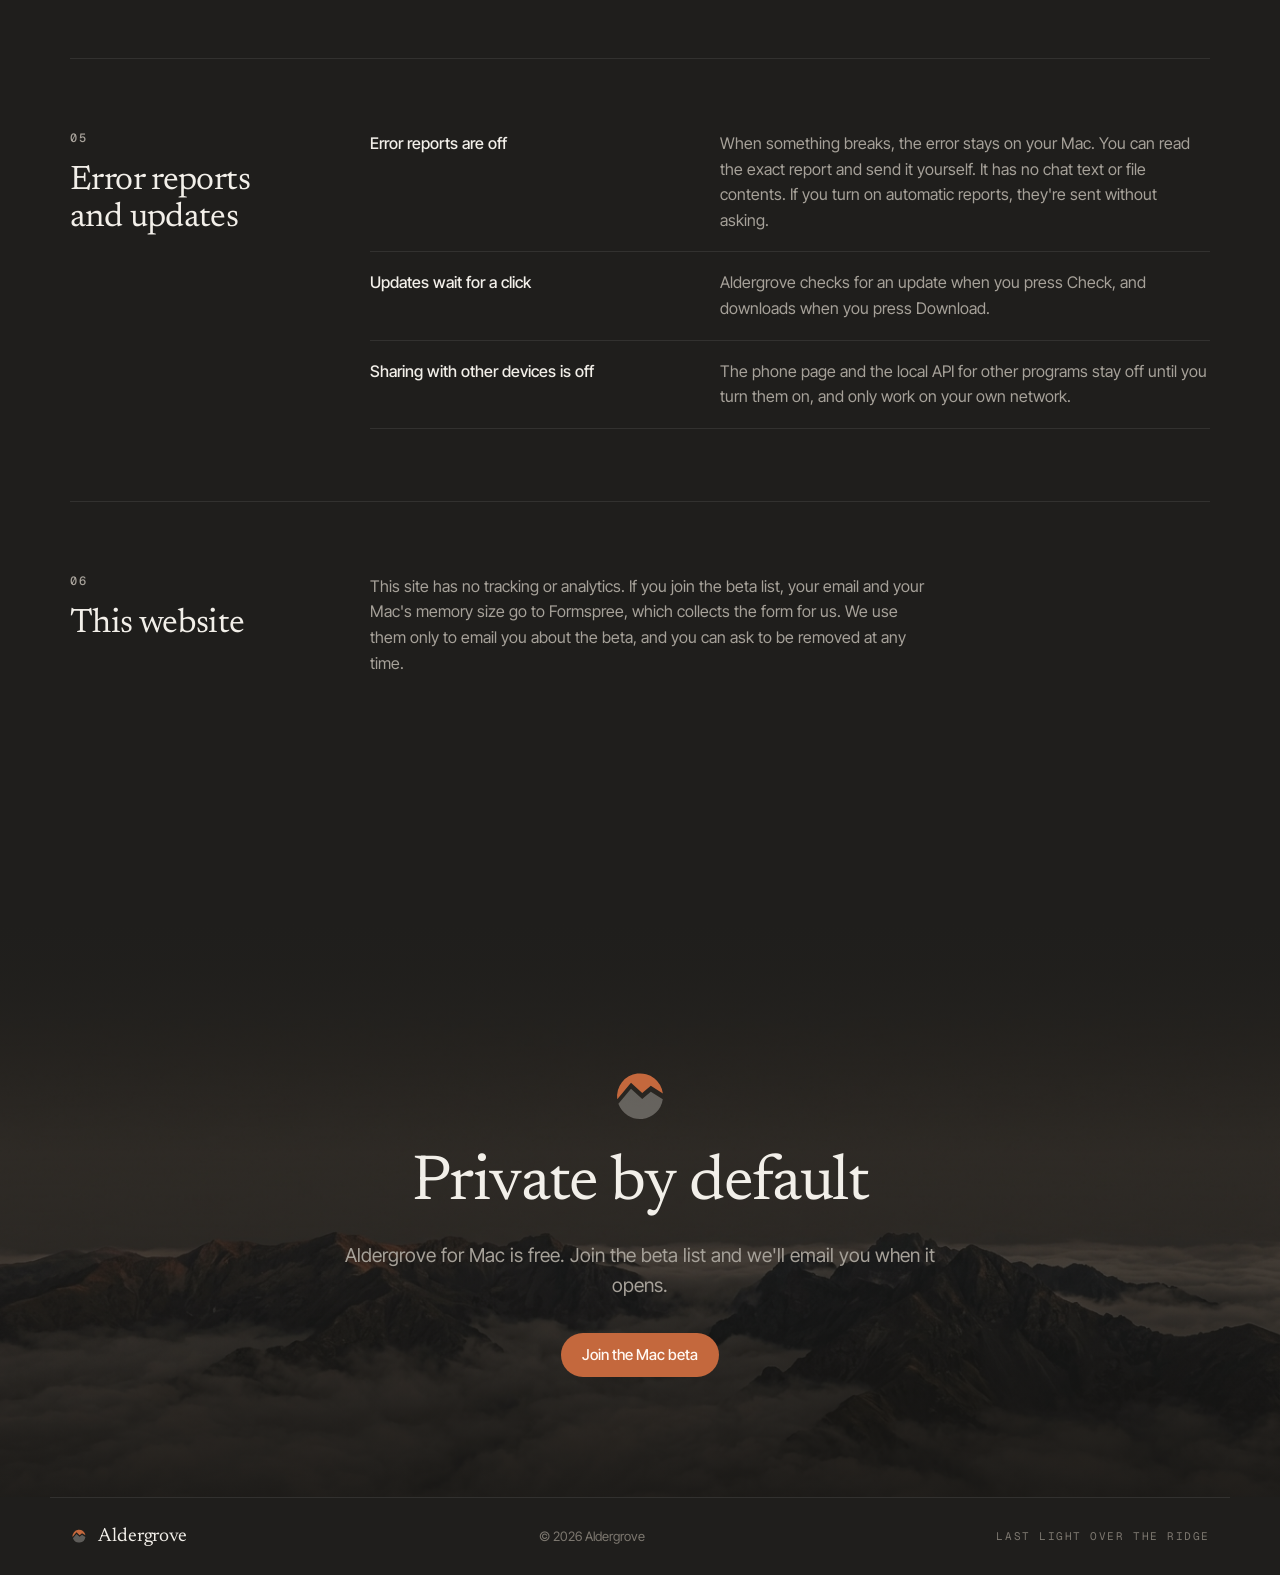
<file: privacy/index.html>
<!doctype html>
<html lang="en">
  <head>
    <meta charset="UTF-8" />
    <meta name="viewport" content="width=device-width, initial-scale=1.0" />
    <title>Privacy · Aldergrove</title>
    <meta name="description" content="What stays on your computer, what leaves it and only when you use it, and what Aldergrove never does." />
    <link rel="icon" type="image/svg+xml" href="../mark.svg" />
    <script type="module" crossorigin src="../assets/main-DRhw3cWs.js"></script>
    <link rel="stylesheet" crossorigin href="../assets/main--7t1O3Tt.css">
  </head>
  <body class="page-sub">
    <header class="nav" id="top">
      <nav class="nav-links" id="nav-links" aria-label="Pages">
        <a href="../research/index.html#release">Linden 1</a>
        <a href="../product/index.html">Product</a>
        <a href="../research/index.html">Research</a>
        <a href="../privacy/index.html" aria-current="page">Privacy</a>
      </nav>
      <a class="brand" href="../index.html" aria-label="Aldergrove home">
        <span class="mark" data-mark></span>
        <span class="wordmark">Aldergrove</span>
      </a>
      <div class="nav-end">
        <button class="nav-menu" type="button" aria-expanded="false" aria-controls="nav-links" aria-label="Menu"><span></span><span></span></button>
        <a class="btn btn-ink btn-sm" href="../index.html#get">Get Aldergrove</a>
      </div>
    </header>

    <main>
      <section class="sub-hero wrap">
        <p class="eyebrow reveal">Privacy</p>
        <h1 class="display reveal">Your computer. <em>Your</em> data.</h1>
        <p class="lede reveal">
          Aldergrove has no account and no server of its own. With a local model, your chats are written and answered on
          your computer, and we never see them. Some features do reach the internet when you use them; this page lists
          every one, what it sends, and to whom.
        </p>
      </section>

      <!-- Where your data goes, drawn -->
      <section class="wrap">
        <dl class="spec reveal">
          <div>
            <dt>Stays on your Mac</dt>
            <dd>Chats and replies, memory and the notebook, files you add, meeting audio and transcripts, voice, documents, the model itself, and your sign-ins.</dd>
          </div>
          <div>
            <dt>Leaves only when you use it</dt>
            <dd>Web search, pages and Wikipedia online, maps and photos, your connected apps, and a cloud model if you choose one.</dd>
          </div>
        </dl>
      </section>

      <div class="notes wrap">
        <article class="note" id="stays">
          <header class="note-head reveal">
            <p class="eyebrow">01</p>
            <h2 class="h1">What stays on your computer</h2>
          </header>
          <div class="note-body">
            <dl class="fail-list reveal">
              <div><dt>Your chats</dt><dd>With a local model, every message and reply is made on your Mac and saved there. Temporary chats aren't saved at all.</dd></div>
              <div><dt>What it remembers</dt><dd>Memory, your profile and the nightly notebook are files on your Mac. You can read and edit them in Aldergrove, and "forget" removes a memory.</dd></div>
              <div><dt>Your files</dt><dd>Aldergrove only reads folders you add to a chat. It moves files to the Bin rather than deleting them.</dd></div>
              <div><dt>Meetings and voice</dt><dd>Transcripts and speech are made on your Mac. Audio isn't sent anywhere.</dd></div>
              <div><dt>Sign-ins</dt><dd>Mail and calendar sign-ins are kept in the Mac's keychain. Code mode never sees them.</dd></div>
            </dl>
          </div>
        </article>

        <article class="note" id="leaves">
          <header class="note-head reveal">
            <p class="eyebrow">02</p>
            <h2 class="h1">What leaves, and only when you use it</h2>
          </header>
          <div class="note-body">
            <p class="body reveal">These features need the internet. Each one sends only what it needs, and only when you or your request uses it.</p>
            <div class="table-wrap reveal">
              <table class="results">
                <thead><tr><th scope="col">When you use</th><th scope="col">What is sent</th><th scope="col">To</th></tr></thead>
                <tbody>
                  <tr><td>Web search</td><td>The search words</td><td>Exa, the search service</td></tr>
                  <tr><td>Reading a page or Wikipedia online</td><td>The page address</td><td>That website</td></tr>
                  <tr><td>Places and maps</td><td>The place or area you asked about</td><td>OpenStreetMap</td></tr>
                  <tr><td>Photos of a place</td><td>The search words</td><td>Wikimedia Commons</td></tr>
                  <tr><td>Mail, calendar, Drive</td><td>Requests made with your sign-in</td><td>Google or Microsoft</td></tr>
                  <tr><td>Notion, Slack, GitHub</td><td>Requests made with your sign-in</td><td>That service</td></tr>
                  <tr><td>Your own Chrome</td><td>What you asked it to do on a site</td><td>That site, from your browser</td></tr>
                  <tr><td>A cloud model (optional)</td><td>The whole chat</td><td>The provider you chose</td></tr>
                  <tr><td>Downloads</td><td>A download request, nothing about you</td><td>Hugging Face (models), Kiwix (Wikipedia packs), GitHub (the engine)</td></tr>
                </tbody>
              </table>
            </div>
            <p class="fine reveal">
              Want none of it? Download a Wikipedia pack and Aldergrove answers from it with no internet at all. Turn off
              Wi-Fi and everything on your Mac keeps working.
            </p>
          </div>
        </article>

        <article class="note" id="cloud">
          <header class="note-head reveal">
            <p class="eyebrow">03</p>
            <h2 class="h1">Cloud models are your choice</h2>
          </header>
          <div class="note-body">
            <p class="body reveal">
              Aldergrove works without any cloud model. If you add one with your own key, chats that use it go to that provider
              under their terms, and the chat says so: the status line changes from "Running on your Mac" to "Cloud model". We
              never call a chat private if it used a cloud model.
            </p>
            <div class="vis vis-status reveal" aria-hidden="true">
              <p><i class="dot-local"></i>Running on your Apple M1 Max <b>&middot;</b> stays on this computer</p>
              <p><i class="dot-cloud"></i>Cloud model <b>&middot;</b> messages go to the provider you chose</p>
            </div>
          </div>
        </article>

        <article class="note" id="never">
          <header class="note-head reveal">
            <p class="eyebrow">04</p>
            <h2 class="h1">What we never do</h2>
          </header>
          <div class="note-body">
            <ul class="pledges reveal">
              <li><b>No account.</b> There's nothing to sign up for to use Aldergrove.</li>
              <li><b>No analytics or tracking in the app.</b> It doesn't report what you do, which features you use, or how often.</li>
              <li><b>No ads, and no selling data.</b></li>
              <li><b>No training on what you do.</b> Your chats and files are never used to train a model.</li>
              <li><b>No passwords typed for you.</b> In Chrome, Aldergrove never types passwords or card numbers.</li>
              <li><b>Nothing final without you.</b> Sending, posting, booking and deleting wait for you to press the button.</li>
            </ul>
          </div>
        </article>

        <article class="note" id="reports">
          <header class="note-head reveal">
            <p class="eyebrow">05</p>
            <h2 class="h1">Error reports and updates</h2>
          </header>
          <div class="note-body">
            <dl class="fail-list reveal">
              <div><dt>Error reports are off</dt><dd>When something breaks, the error stays on your Mac. You can read the exact report and send it yourself. It has no chat text or file contents. If you turn on automatic reports, they're sent without asking.</dd></div>
              <div><dt>Updates wait for a click</dt><dd>Aldergrove checks for an update when you press Check, and downloads when you press Download.</dd></div>
              <div><dt>Sharing with other devices is off</dt><dd>The phone page and the local API for other programs stay off until you turn them on, and only work on your own network.</dd></div>
            </dl>
          </div>
        </article>

        <article class="note" id="site">
          <header class="note-head reveal">
            <p class="eyebrow">06</p>
            <h2 class="h1">This website</h2>
          </header>
          <div class="note-body">
            <p class="body reveal">
              This site has no tracking or analytics. If you join the beta list, your email and your Mac's memory size go to
              Formspree, which collects the form for us. We use them only to email you about the beta, and you can ask to be
              removed at any time.
            </p>
          </div>
        </article>
      </div>

      <section class="get" id="get">
        <div class="get-scene" aria-hidden="true"></div>
        <div class="wrap get-inner">
          <span class="mark mark-lg" data-mark></span>
          <h2 class="display sm">Private by default</h2>
          <p class="lede">Aldergrove for Mac is free. Join the beta list and we'll email you when it opens.</p>
          <div class="cta-row center">
            <a class="btn btn-accent" href="../index.html#get">Join the Mac beta</a>
          </div>
        </div>
      </section>
    </main>

    <footer class="foot wrap">
      <span class="brand brand-foot"><span class="mark mark-sm" data-mark></span><span class="wordmark">Aldergrove</span></span>
      <span class="faint">&copy; 2026 Aldergrove</span>
      <span class="mono faint">Last light over the ridge</span>
    </footer>

  </body>
</html>
</file>
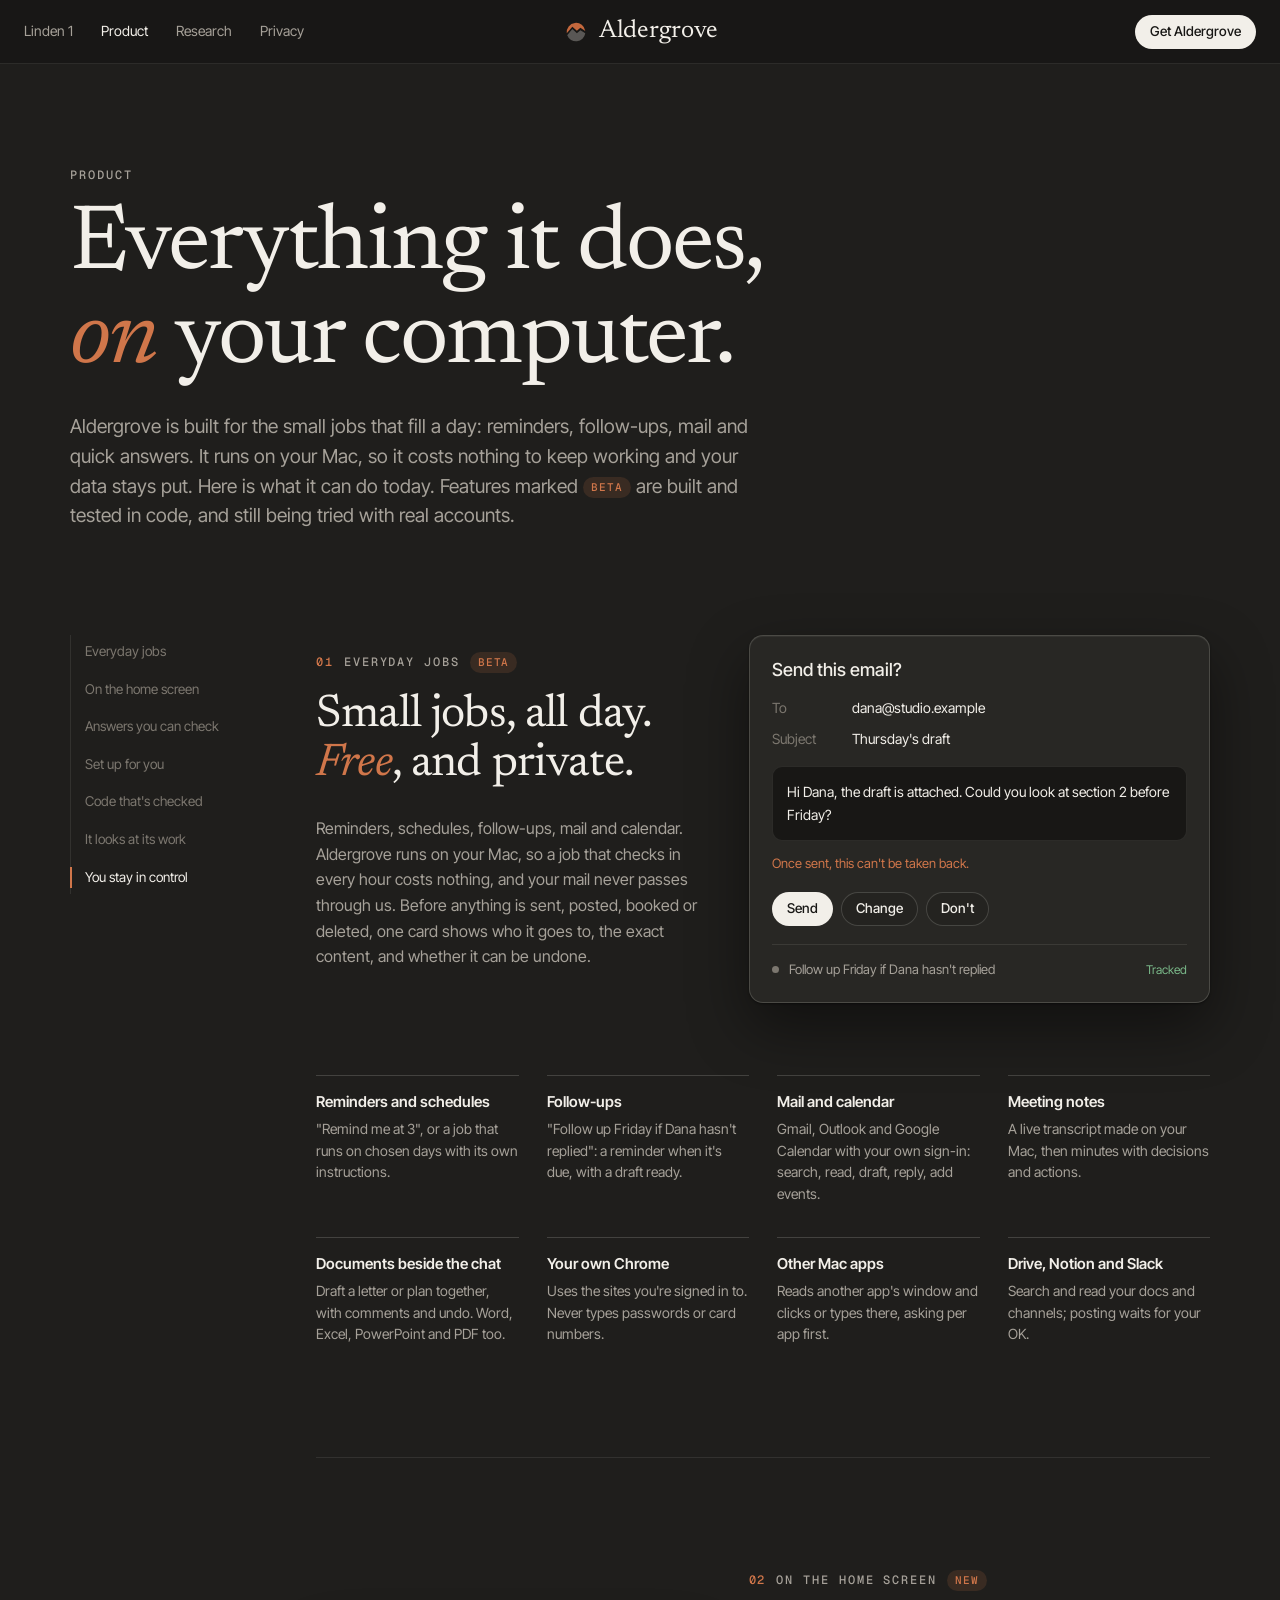
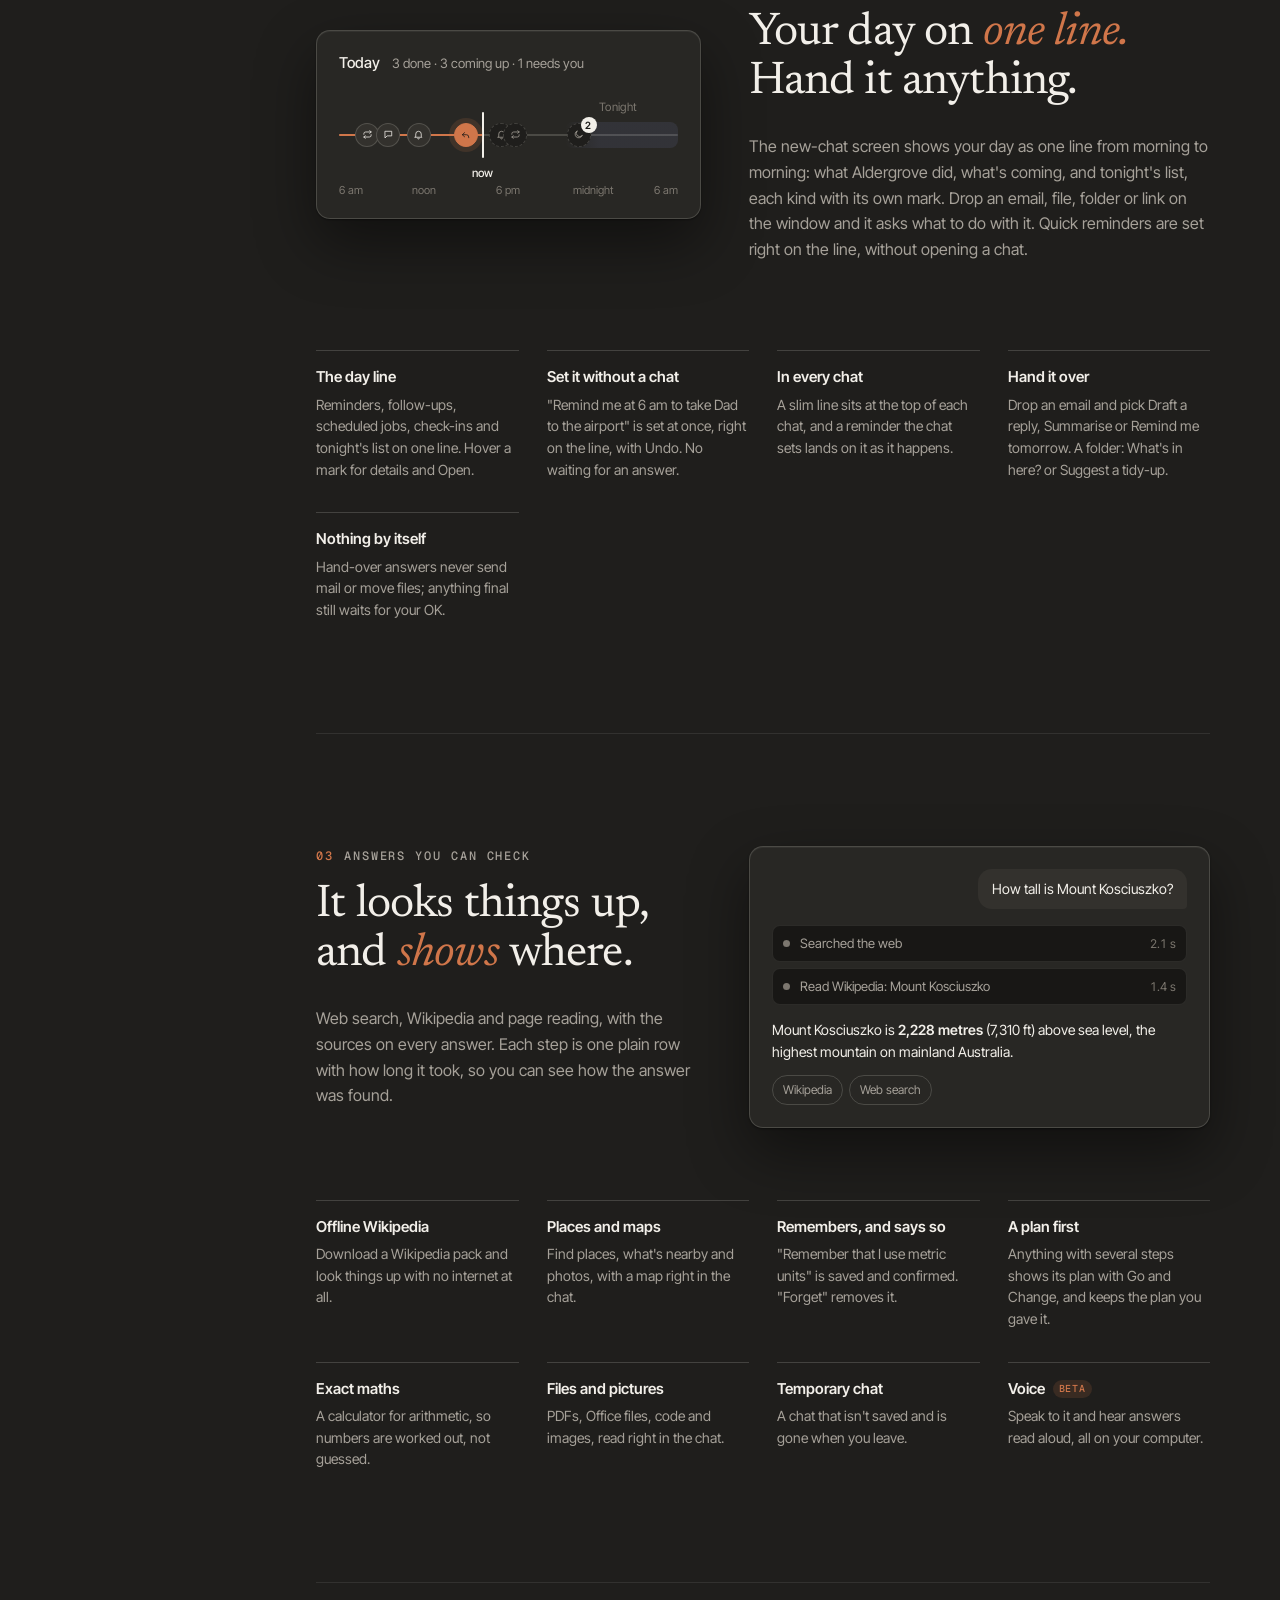
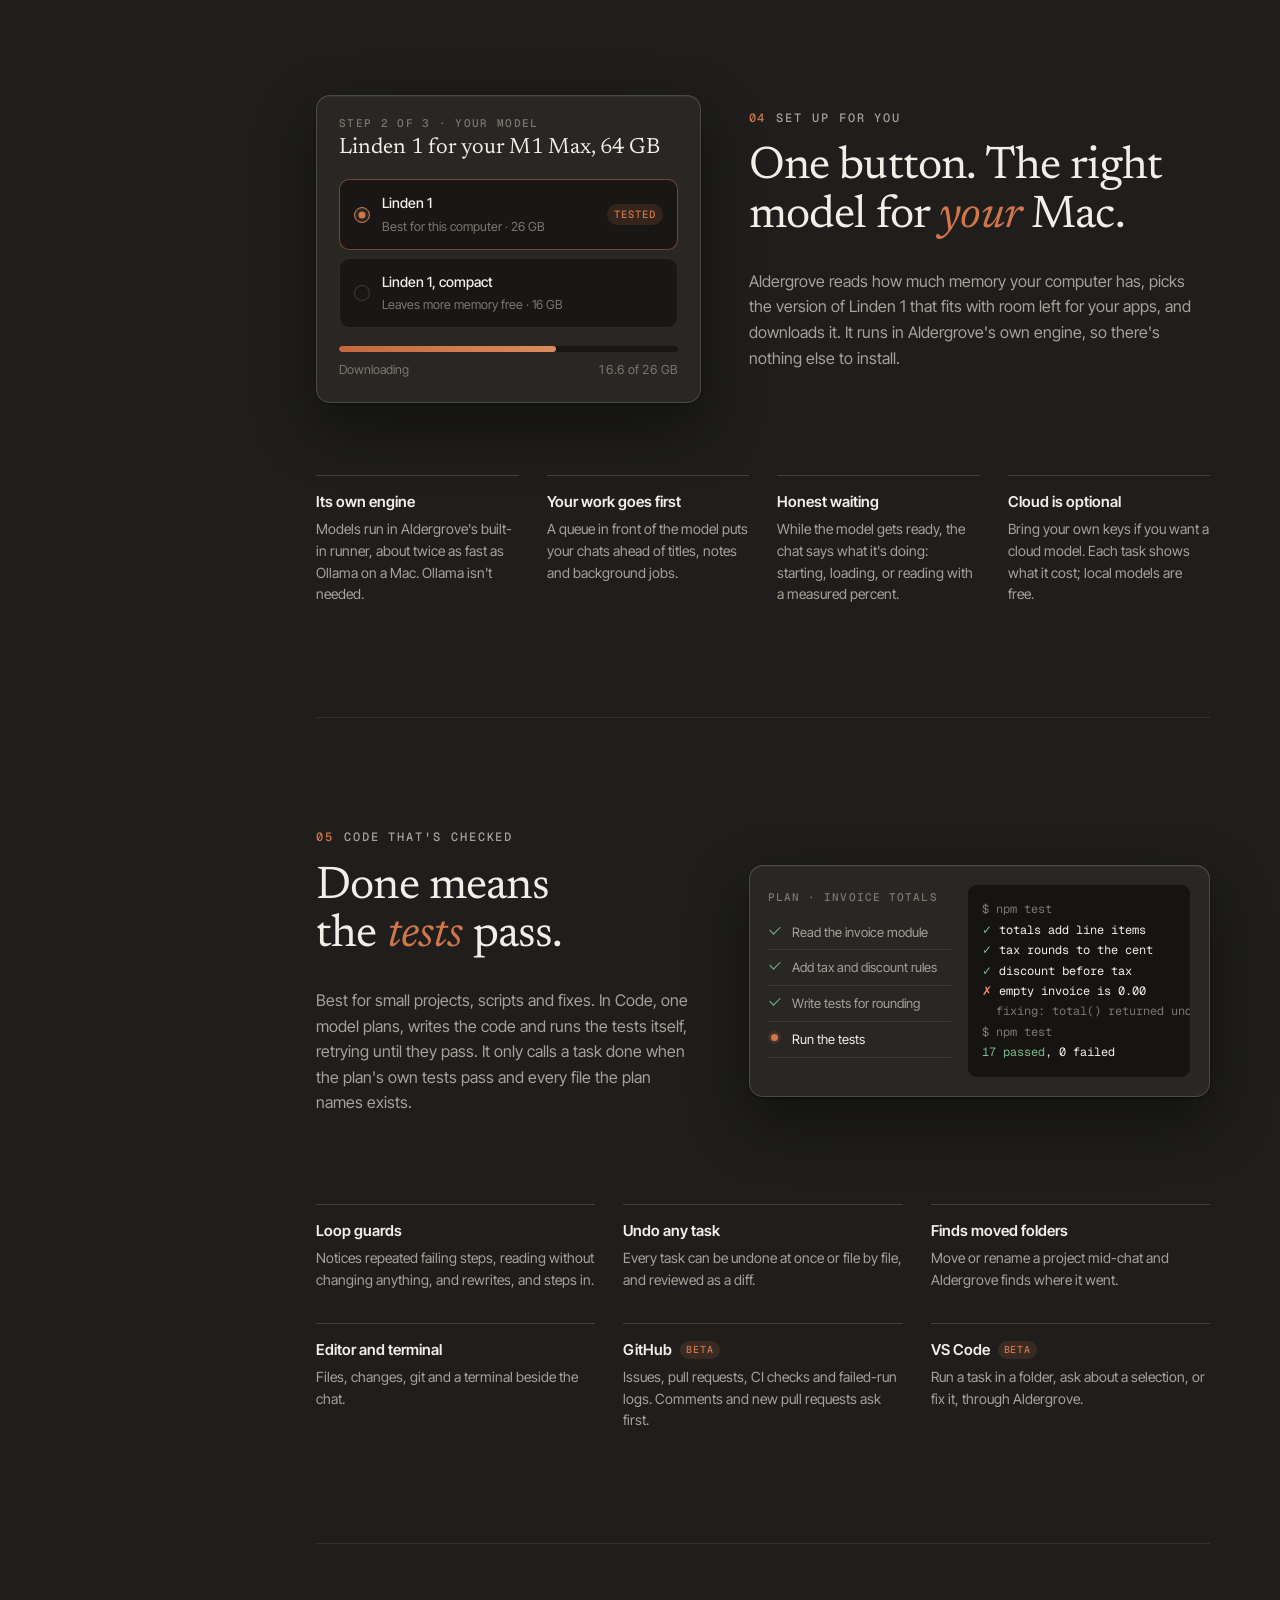
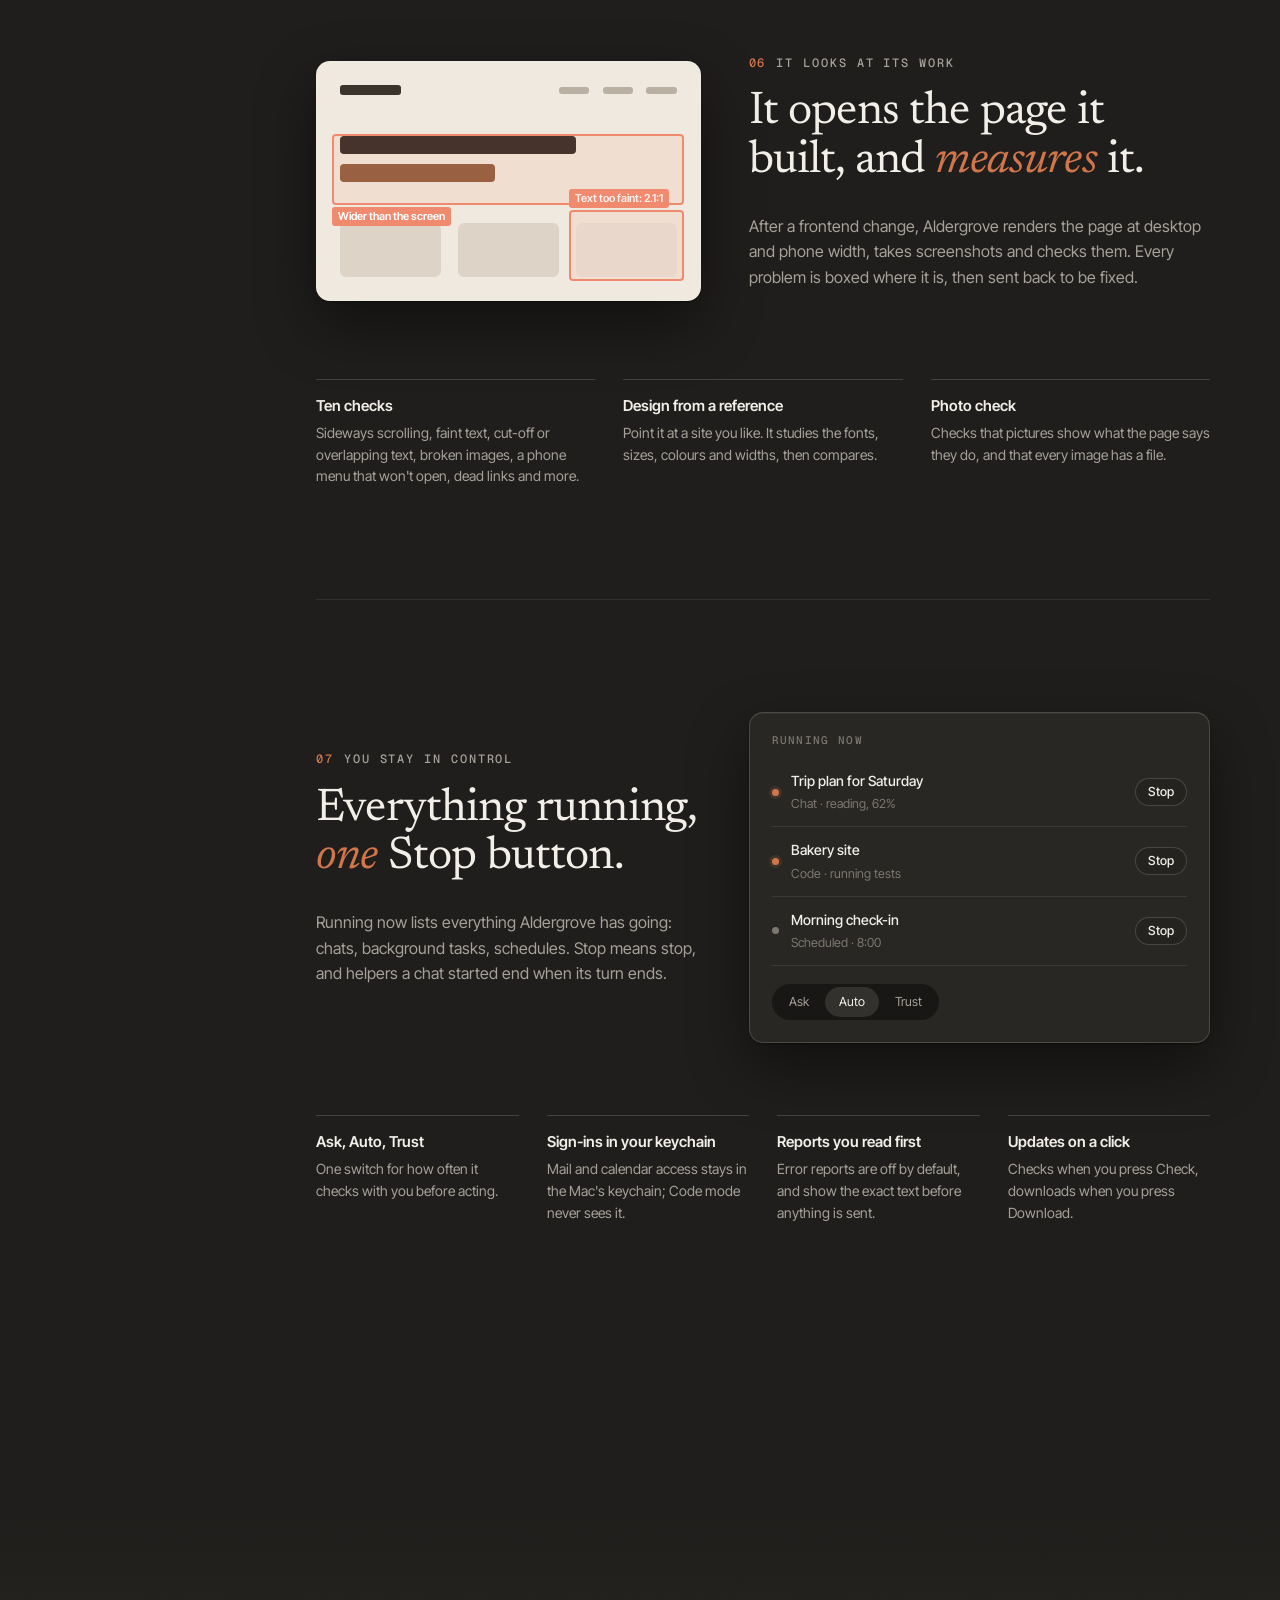
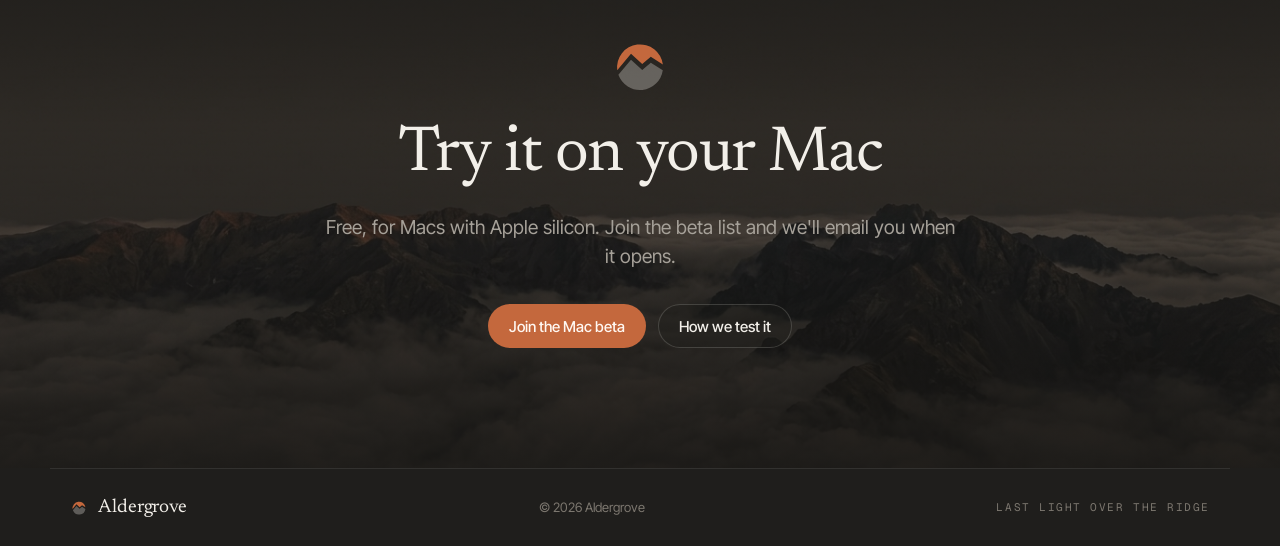
<file: product/index.html>
<!doctype html>
<html lang="en">
  <head>
    <meta charset="UTF-8" />
    <meta name="viewport" content="width=device-width, initial-scale=1.0" />
    <title>Product · Aldergrove</title>
    <meta name="description" content="Everything Aldergrove does: one model set up for your computer, answers you can check, errands that ask first, and code that's tested before it's called done." />
    <link rel="icon" type="image/svg+xml" href="../mark.svg" />
    <script type="module" crossorigin src="../assets/main-DRhw3cWs.js"></script>
    <link rel="stylesheet" crossorigin href="../assets/main--7t1O3Tt.css">
  </head>
  <body class="page-sub">
    <header class="nav" id="top">
      <nav class="nav-links" id="nav-links" aria-label="Pages">
        <a href="../research/index.html#release">Linden 1</a>
        <a href="../product/index.html" aria-current="page">Product</a>
        <a href="../research/index.html">Research</a>
        <a href="../index.html#privacy">Privacy</a>
      </nav>
      <a class="brand" href="../index.html" aria-label="Aldergrove home">
        <span class="mark" data-mark></span>
        <span class="wordmark">Aldergrove</span>
      </a>
      <div class="nav-end">
        <button class="nav-menu" type="button" aria-expanded="false" aria-controls="nav-links" aria-label="Menu"><span></span><span></span></button>
        <a class="btn btn-ink btn-sm" href="../index.html#get">Get Aldergrove</a>
      </div>
    </header>

    <main>
      <section class="sub-hero wrap">
        <p class="eyebrow reveal">Product</p>
        <h1 class="display reveal">Everything it does, <em>on</em> your computer.</h1>
        <p class="lede reveal">
          Aldergrove is built for the small jobs that fill a day: reminders, follow-ups, mail and quick answers. It runs on
          your Mac, so it costs nothing to keep working and your data stays put. Here is what it can do today.
          Features marked <span class="badge">Beta</span> are built and tested in code, and still being tried with real accounts.
        </p>
      </section>

      <div class="walk wrap">
        <!-- The chapter rail follows you down the page -->
        <aside class="rail" aria-label="Chapters">
          <ol>
            <li><a href="#errands" data-chapter="errands">Everyday jobs</a></li>
            <li><a href="#home" data-chapter="home">On the home screen</a></li>
            <li><a href="#answers" data-chapter="answers">Answers you can check</a></li>
            <li><a href="#setup" data-chapter="setup">Set up for you</a></li>
            <li><a href="#code" data-chapter="code">Code that's checked</a></li>
            <li><a href="#looks" data-chapter="looks">It looks at its work</a></li>
            <li><a href="#control" data-chapter="control">You stay in control</a></li>
          </ol>
        </aside>

        <div class="chapters">
          <!-- 1. Errands -->
          <section class="chapter" id="errands">
            <div class="feature-big reveal">
              <div class="fb-copy">
                <p class="eyebrow"><span class="ch-num">01</span> Everyday jobs <span class="badge">Beta</span></p>
                <h2 class="h1">Small jobs, all day. <em>Free</em>, and private.</h2>
                <p class="body">
                  Reminders, schedules, follow-ups, mail and calendar. Aldergrove runs on your Mac, so a job that checks in every
                  hour costs nothing, and your mail never passes through us. Before anything is sent, posted, booked or deleted,
                  one card shows who it goes to, the exact content, and whether it can be undone.
                </p>
              </div>
              <div class="fb-visual">
                <div class="vis vis-ask" aria-hidden="true">
                  <p class="ask-title">Send this email?</p>
                  <dl class="ask-fields">
                    <div><dt>To</dt><dd>dana@studio.example</dd></div>
                    <div><dt>Subject</dt><dd>Thursday's draft</dd></div>
                  </dl>
                  <p class="ask-content">Hi Dana, the draft is attached. Could you look at section 2 before Friday?</p>
                  <p class="ask-undo">Once sent, this can't be taken back.</p>
                  <div class="ask-actions">
                    <span class="btn btn-ink btn-sm">Send</span>
                    <span class="btn btn-ghost btn-sm">Change</span>
                    <span class="btn btn-ghost btn-sm">Don't</span>
                  </div>
                  <div class="vis-follow"><span class="va-dot"></span>Follow up Friday if Dana hasn't replied <em>Tracked</em></div>
                </div>
              </div>
            </div>
            <div class="feature-row">
              <div class="feature-small reveal"><h3>Reminders and schedules</h3><p>"Remind me at 3", or a job that runs on chosen days with its own instructions.</p></div>
              <div class="feature-small reveal"><h3>Follow-ups</h3><p>"Follow up Friday if Dana hasn't replied": a reminder when it's due, with a draft ready.</p></div>
              <div class="feature-small reveal"><h3>Mail and calendar</h3><p>Gmail, Outlook and Google Calendar with your own sign-in: search, read, draft, reply, add events.</p></div>
              <div class="feature-small reveal"><h3>Meeting notes</h3><p>A live transcript made on your Mac, then minutes with decisions and actions.</p></div>
              <div class="feature-small reveal"><h3>Documents beside the chat</h3><p>Draft a letter or plan together, with comments and undo. Word, Excel, PowerPoint and PDF too.</p></div>
              <div class="feature-small reveal"><h3>Your own Chrome</h3><p>Uses the sites you're signed in to. Never types passwords or card numbers.</p></div>
              <div class="feature-small reveal"><h3>Other Mac apps</h3><p>Reads another app's window and clicks or types there, asking per app first.</p></div>
              <div class="feature-small reveal"><h3>Drive, Notion and Slack</h3><p>Search and read your docs and channels; posting waits for your OK.</p></div>
            </div>
          </section>

          <!-- 2. On the home screen (experimental) -->
          <section class="chapter" id="home">
            <div class="feature-big flip reveal">
              <div class="fb-copy">
                <p class="eyebrow"><span class="ch-num">02</span> On the home screen <span class="badge">New</span></p>
                <h2 class="h1">Your day on <em>one line.</em> Hand it anything.</h2>
                <p class="body">
                  The new-chat screen shows your day as one line from morning to morning: what Aldergrove did, what's coming, and
                  tonight's list, each kind with its own mark. Drop an email, file, folder or link on the window and it asks what
                  to do with it. Quick reminders are set right on the line, without opening a chat.
                </p>
              </div>
              <div class="fb-visual">
                <div class="dl-demo static" aria-label="The day line: 4 done, 3 coming up, 1 needs you">
          <div class="dl-head"><span class="dl-title">Today</span><span class="dl-summary">3 done &middot; 3 coming up &middot; 1 needs you</span></div>
          <div class="dl-track" aria-hidden="true">
            <div class="dl-rail"></div>
            <div class="dl-past"></div>
            <div class="dl-night"><span>Tonight</span></div>
            <div class="dl-now"><span>now</span></div>
            <span class="dl-mark done" style="left:8.3%;--n:0" title="08:00 Scheduled: unanswered mail"><svg class="ic" viewBox="0 0 24 24" aria-hidden="true"><path d="M17 3.5 20 6.5l-3 3M20 6.5H8a4 4 0 0 0-4 4v1M7 20.5 4 17.5l3-3M4 17.5h12a4 4 0 0 0 4-4v-1"/></svg></span><span class="dl-mark done" style="left:14.6%;--n:1" title="09:30 Check-in"><svg class="ic" viewBox="0 0 24 24" aria-hidden="true"><path d="M5 5h14v10H9l-4 4z"/></svg></span><span class="dl-mark done" style="left:23.6%;--n:2" title="11:40 Reminder: call the bakery"><svg class="ic" viewBox="0 0 24 24" aria-hidden="true"><path d="M6 16V11a6 6 0 0 1 12 0v5l1.5 2h-15zM10 20.5a2.2 2.2 0 0 0 4 0"/></svg></span><span class="dl-mark needs" style="left:37.5%;--n:3" title="15:00 Follow-up: Dana hasn't replied"><svg class="ic" viewBox="0 0 24 24" aria-hidden="true"><path d="M10 8 5 12.5l5 4.5M5.5 12.5H14a5 5 0 0 1 5 5V19"/></svg></span><span class="dl-mark coming" style="left:47.9%;--n:4" title="17:30 Reminder"><svg class="ic" viewBox="0 0 24 24" aria-hidden="true"><path d="M6 16V11a6 6 0 0 1 12 0v5l1.5 2h-15zM10 20.5a2.2 2.2 0 0 0 4 0"/></svg></span><span class="dl-mark coming" style="left:52.1%;--n:5" title="18:30 Scheduled: tomorrow's meetings"><svg class="ic" viewBox="0 0 24 24" aria-hidden="true"><path d="M17 3.5 20 6.5l-3 3M20 6.5H8a4 4 0 0 0-4 4v1M7 20.5 4 17.5l3-3M4 17.5h12a4 4 0 0 0 4-4v-1"/></svg></span><span class="dl-mark coming" style="left:70.8%;--n:6" title="23:00 Tonight's list"><svg class="ic" viewBox="0 0 24 24" aria-hidden="true"><path d="M20 14.5A8 8 0 1 1 9.5 4a6.5 6.5 0 0 0 10.5 10.5z"/></svg><b>2</b></span>
          </div>
          <div class="dl-ticks" aria-hidden="true"><span style="left:0%">6 am</span><span style="left:12.5%">9 am</span><span style="left:25%">noon</span><span style="left:37.5%">3 pm</span><span style="left:50%">6 pm</span><span style="left:62.5%">9 pm</span><span style="left:75%">midnight</span><span style="left:87.5%">3 am</span><span style="left:100%">6 am</span></div>
                </div>
              </div>
            </div>
            <div class="feature-row">
              <div class="feature-small reveal"><h3>The day line</h3><p>Reminders, follow-ups, scheduled jobs, check-ins and tonight's list on one line. Hover a mark for details and Open.</p></div>
              <div class="feature-small reveal"><h3>Set it without a chat</h3><p>"Remind me at 6 am to take Dad to the airport" is set at once, right on the line, with Undo. No waiting for an answer.</p></div>
              <div class="feature-small reveal"><h3>In every chat</h3><p>A slim line sits at the top of each chat, and a reminder the chat sets lands on it as it happens.</p></div>
              <div class="feature-small reveal"><h3>Hand it over</h3><p>Drop an email and pick Draft a reply, Summarise or Remind me tomorrow. A folder: What's in here? or Suggest a tidy-up.</p></div>
              <div class="feature-small reveal"><h3>Nothing by itself</h3><p>Hand-over answers never send mail or move files; anything final still waits for your OK.</p></div>
            </div>
          </section>

          <!-- 2. Answers -->
          <section class="chapter" id="answers">
            <div class="feature-big reveal">
              <div class="fb-copy">
                <p class="eyebrow"><span class="ch-num">03</span> Answers you can check</p>
                <h2 class="h1">It looks things up, and <em>shows</em> where.</h2>
                <p class="body">
                  Web search, Wikipedia and page reading, with the sources on every answer. Each step is one plain row with how
                  long it took, so you can see how the answer was found.
                </p>
              </div>
              <div class="fb-visual">
                <div class="vis vis-answer" aria-hidden="true">
                  <p class="va-q">How tall is Mount Kosciuszko?</p>
                  <div class="va-steps">
                    <p><span class="va-dot"></span>Searched the web <em>2.1 s</em></p>
                    <p><span class="va-dot"></span>Read Wikipedia: Mount Kosciuszko <em>1.4 s</em></p>
                  </div>
                  <p class="va-a">Mount Kosciuszko is <b>2,228 metres</b> (7,310 ft) above sea level, the highest mountain on mainland Australia.</p>
                  <div class="va-src"><span>Wikipedia</span><span>Web search</span></div>
                </div>
              </div>
            </div>
            <div class="feature-row">
              <div class="feature-small reveal"><h3>Offline Wikipedia</h3><p>Download a Wikipedia pack and look things up with no internet at all.</p></div>
              <div class="feature-small reveal"><h3>Places and maps</h3><p>Find places, what's nearby and photos, with a map right in the chat.</p></div>
              <div class="feature-small reveal"><h3>Remembers, and says so</h3><p>"Remember that I use metric units" is saved and confirmed. "Forget" removes it.</p></div>
              <div class="feature-small reveal"><h3>A plan first</h3><p>Anything with several steps shows its plan with Go and Change, and keeps the plan you gave it.</p></div>
              <div class="feature-small reveal"><h3>Exact maths</h3><p>A calculator for arithmetic, so numbers are worked out, not guessed.</p></div>
              <div class="feature-small reveal"><h3>Files and pictures</h3><p>PDFs, Office files, code and images, read right in the chat.</p></div>
              <div class="feature-small reveal"><h3>Temporary chat</h3><p>A chat that isn't saved and is gone when you leave.</p></div>
              <div class="feature-small reveal"><h3>Voice <span class="badge">Beta</span></h3><p>Speak to it and hear answers read aloud, all on your computer.</p></div>
            </div>
          </section>

          <!-- 3. Setup -->
          <section class="chapter" id="setup">
            <div class="feature-big flip reveal">
              <div class="fb-copy">
                <p class="eyebrow"><span class="ch-num">04</span> Set up for you</p>
                <h2 class="h1">One button. The right model for <em>your</em> Mac.</h2>
                <p class="body">
                  Aldergrove reads how much memory your computer has, picks the version of Linden 1 that fits with room
                  left for your apps, and downloads it. It runs in Aldergrove's own engine, so there's nothing else to install.
                </p>
              </div>
              <div class="fb-visual">
                <div class="vis vis-setup" aria-hidden="true">
                  <p class="vs-step">Step 2 of 3 &middot; Your model</p>
                  <p class="vs-title">Linden 1 for your M1 Max, 64 GB</p>
                  <div class="vs-pick">
                    <span class="vs-radio on"></span>
                    <span><b>Linden 1</b><small>Best for this computer &middot; 26 GB</small></span>
                    <span class="vs-tag">Tested</span>
                  </div>
                  <div class="vs-pick">
                    <span class="vs-radio"></span>
                    <span><b>Linden 1, compact</b><small>Leaves more memory free &middot; 16 GB</small></span>
                  </div>
                  <div class="vs-bar"><i style="--p: 64%"></i></div>
                  <p class="vs-note"><span>Downloading</span><span>16.6 of 26 GB</span></p>
                </div>
              </div>
            </div>
            <div class="feature-row">
              <div class="feature-small reveal"><h3>Its own engine</h3><p>Models run in Aldergrove's built-in runner, about twice as fast as Ollama on a Mac. Ollama isn't needed.</p></div>
              <div class="feature-small reveal"><h3>Your work goes first</h3><p>A queue in front of the model puts your chats ahead of titles, notes and background jobs.</p></div>
              <div class="feature-small reveal"><h3>Honest waiting</h3><p>While the model gets ready, the chat says what it's doing: starting, loading, or reading with a measured percent.</p></div>
              <div class="feature-small reveal"><h3>Cloud is optional</h3><p>Bring your own keys if you want a cloud model. Each task shows what it cost; local models are free.</p></div>
            </div>
          </section>

          <!-- 4. Code -->
          <section class="chapter" id="code">
            <div class="feature-big reveal">
              <div class="fb-copy">
                <p class="eyebrow"><span class="ch-num">05</span> Code that's checked</p>
                <h2 class="h1">Done means the <em>tests</em> pass.</h2>
                <p class="body">
                  Best for small projects, scripts and fixes. In Code, one model plans, writes the code and runs the tests itself,
                  retrying until they pass. It only calls a task done when the plan's own tests pass and every file the plan names exists.
                </p>
              </div>
              <div class="fb-visual">
                <div class="vis vis-code" aria-hidden="true">
                  <div class="vc-plan">
                    <p class="vc-head">Plan &middot; invoice totals</p>
                    <p class="done">Read the invoice module</p>
                    <p class="done">Add tax and discount rules</p>
                    <p class="done">Write tests for rounding</p>
                    <p class="now">Run the tests</p>
                  </div>
                  <pre class="vc-term"><span class="t-dim">$ npm test</span>
<span class="t-ok">&#10003;</span> totals add line items
<span class="t-ok">&#10003;</span> tax rounds to the cent
<span class="t-ok">&#10003;</span> discount before tax
<span class="t-bad">&#10007;</span> empty invoice is 0.00
<span class="t-dim">  fixing: total() returned undefined</span>
<span class="t-dim">$ npm test</span>
<span class="t-ok">17 passed</span>, 0 failed</pre>
                </div>
              </div>
            </div>
            <div class="feature-row three">
              <div class="feature-small reveal"><h3>Loop guards</h3><p>Notices repeated failing steps, reading without changing anything, and rewrites, and steps in.</p></div>
              <div class="feature-small reveal"><h3>Undo any task</h3><p>Every task can be undone at once or file by file, and reviewed as a diff.</p></div>
              <div class="feature-small reveal"><h3>Finds moved folders</h3><p>Move or rename a project mid-chat and Aldergrove finds where it went.</p></div>
              <div class="feature-small reveal"><h3>Editor and terminal</h3><p>Files, changes, git and a terminal beside the chat.</p></div>
              <div class="feature-small reveal"><h3>GitHub <span class="badge">Beta</span></h3><p>Issues, pull requests, CI checks and failed-run logs. Comments and new pull requests ask first.</p></div>
              <div class="feature-small reveal"><h3>VS Code <span class="badge">Beta</span></h3><p>Run a task in a folder, ask about a selection, or fix it, through Aldergrove.</p></div>
            </div>
          </section>

          <!-- 5. Looks -->
          <section class="chapter" id="looks">
            <div class="feature-big flip reveal">
              <div class="fb-copy">
                <p class="eyebrow"><span class="ch-num">06</span> It looks at its work</p>
                <h2 class="h1">It opens the page it built, and <em>measures</em> it.</h2>
                <p class="body">
                  After a frontend change, Aldergrove renders the page at desktop and phone width, takes screenshots and checks
                  them. Every problem is boxed where it is, then sent back to be fixed.
                </p>
              </div>
              <div class="fb-visual">
                <div class="shot" aria-hidden="true">
                  <div class="shot-page">
                    <div class="sp-nav"><b></b><i></i><i></i><i></i></div>
                    <div class="sp-hero"><b></b><b class="short"></b></div>
                    <div class="sp-cards"><i></i><i></i><i class="low"></i></div>
                  </div>
                  <span class="shot-mark m1"><em>Text too faint: 2.1:1</em></span>
                  <span class="shot-mark m2"><em>Wider than the screen</em></span>
                </div>
              </div>
            </div>
            <div class="feature-row three">
              <div class="feature-small reveal"><h3>Ten checks</h3><p>Sideways scrolling, faint text, cut-off or overlapping text, broken images, a phone menu that won't open, dead links and more.</p></div>
              <div class="feature-small reveal"><h3>Design from a reference</h3><p>Point it at a site you like. It studies the fonts, sizes, colours and widths, then compares.</p></div>
              <div class="feature-small reveal"><h3>Photo check</h3><p>Checks that pictures show what the page says they do, and that every image has a file.</p></div>
            </div>
          </section>

          <!-- 6. Control -->
          <section class="chapter" id="control">
            <div class="feature-big reveal">
              <div class="fb-copy">
                <p class="eyebrow"><span class="ch-num">07</span> You stay in control</p>
                <h2 class="h1">Everything running, <em>one</em> Stop button.</h2>
                <p class="body">
                  Running now lists everything Aldergrove has going: chats, background tasks, schedules. Stop means stop, and
                  helpers a chat started end when its turn ends.
                </p>
              </div>
              <div class="fb-visual">
                <div class="vis vis-running" aria-hidden="true">
                  <p class="vr-head">Running now</p>
                  <div class="vr-row"><span class="va-dot live"></span><span><b>Trip plan for Saturday</b><small>Chat &middot; reading, 62%</small></span><span class="btn btn-ghost btn-sm">Stop</span></div>
                  <div class="vr-row"><span class="va-dot live"></span><span><b>Bakery site</b><small>Code &middot; running tests</small></span><span class="btn btn-ghost btn-sm">Stop</span></div>
                  <div class="vr-row"><span class="va-dot"></span><span><b>Morning check-in</b><small>Scheduled &middot; 8:00</small></span><span class="btn btn-ghost btn-sm">Stop</span></div>
                  <div class="vr-mode"><span>Ask</span><span class="on">Auto</span><span>Trust</span></div>
                </div>
              </div>
            </div>
            <div class="feature-row">
              <div class="feature-small reveal"><h3>Ask, Auto, Trust</h3><p>One switch for how often it checks with you before acting.</p></div>
              <div class="feature-small reveal"><h3>Sign-ins in your keychain</h3><p>Mail and calendar access stays in the Mac's keychain; Code mode never sees it.</p></div>
              <div class="feature-small reveal"><h3>Reports you read first</h3><p>Error reports are off by default, and show the exact text before anything is sent.</p></div>
              <div class="feature-small reveal"><h3>Updates on a click</h3><p>Checks when you press Check, downloads when you press Download.</p></div>
            </div>
          </section>
        </div>
      </div>

      <section class="get" id="get">
        <div class="get-scene" aria-hidden="true"></div>
        <div class="wrap get-inner">
          <span class="mark mark-lg" data-mark></span>
          <h2 class="display sm">Try it on your Mac</h2>
          <p class="lede">Free, for Macs with Apple silicon. Join the beta list and we'll email you when it opens.</p>
          <div class="cta-row center">
            <a class="btn btn-accent" href="../index.html#get">Join the Mac beta</a>
            <a class="btn btn-ghost" href="../research/index.html">How we test it</a>
          </div>
        </div>
      </section>
    </main>

    <footer class="foot wrap">
      <span class="brand brand-foot"><span class="mark mark-sm" data-mark></span><span class="wordmark">Aldergrove</span></span>
      <span class="faint">&copy; 2026 Aldergrove</span>
      <span class="mono faint">Last light over the ridge</span>
    </footer>

  </body>
</html>
</file>
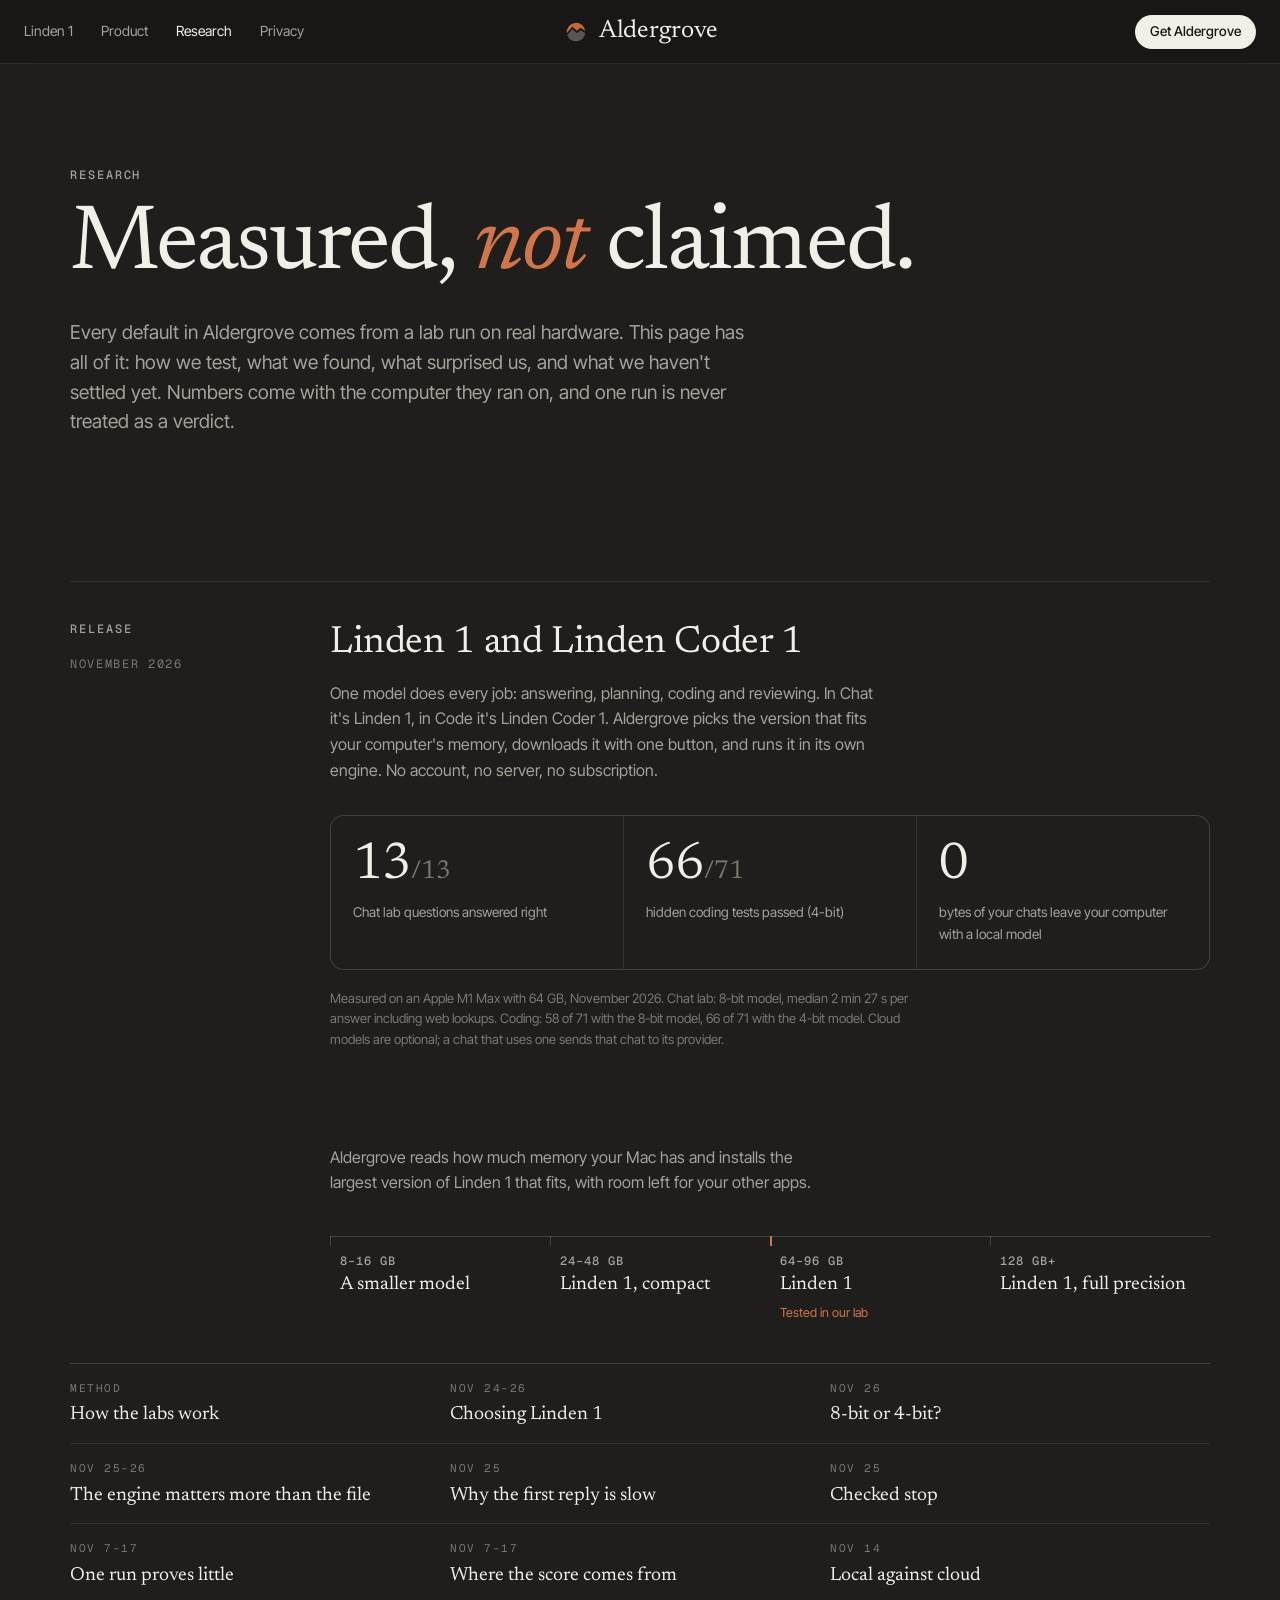
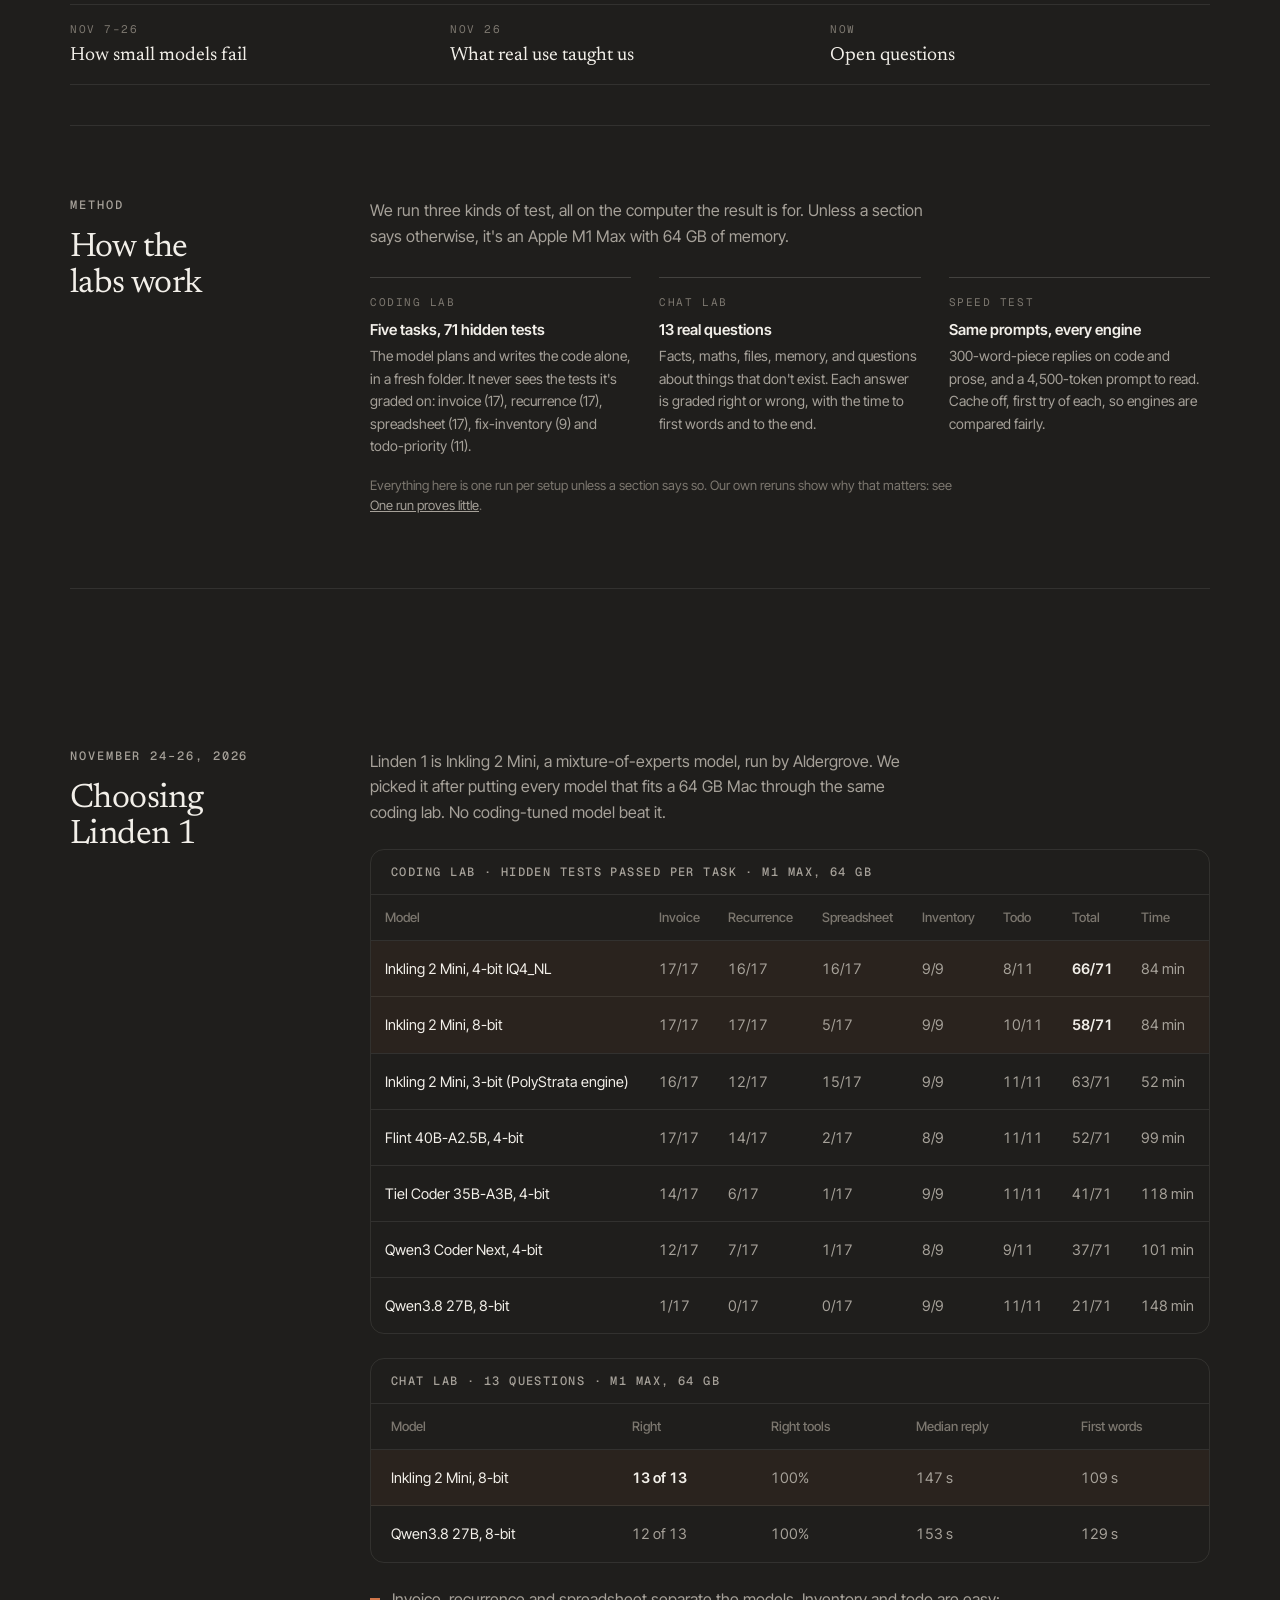
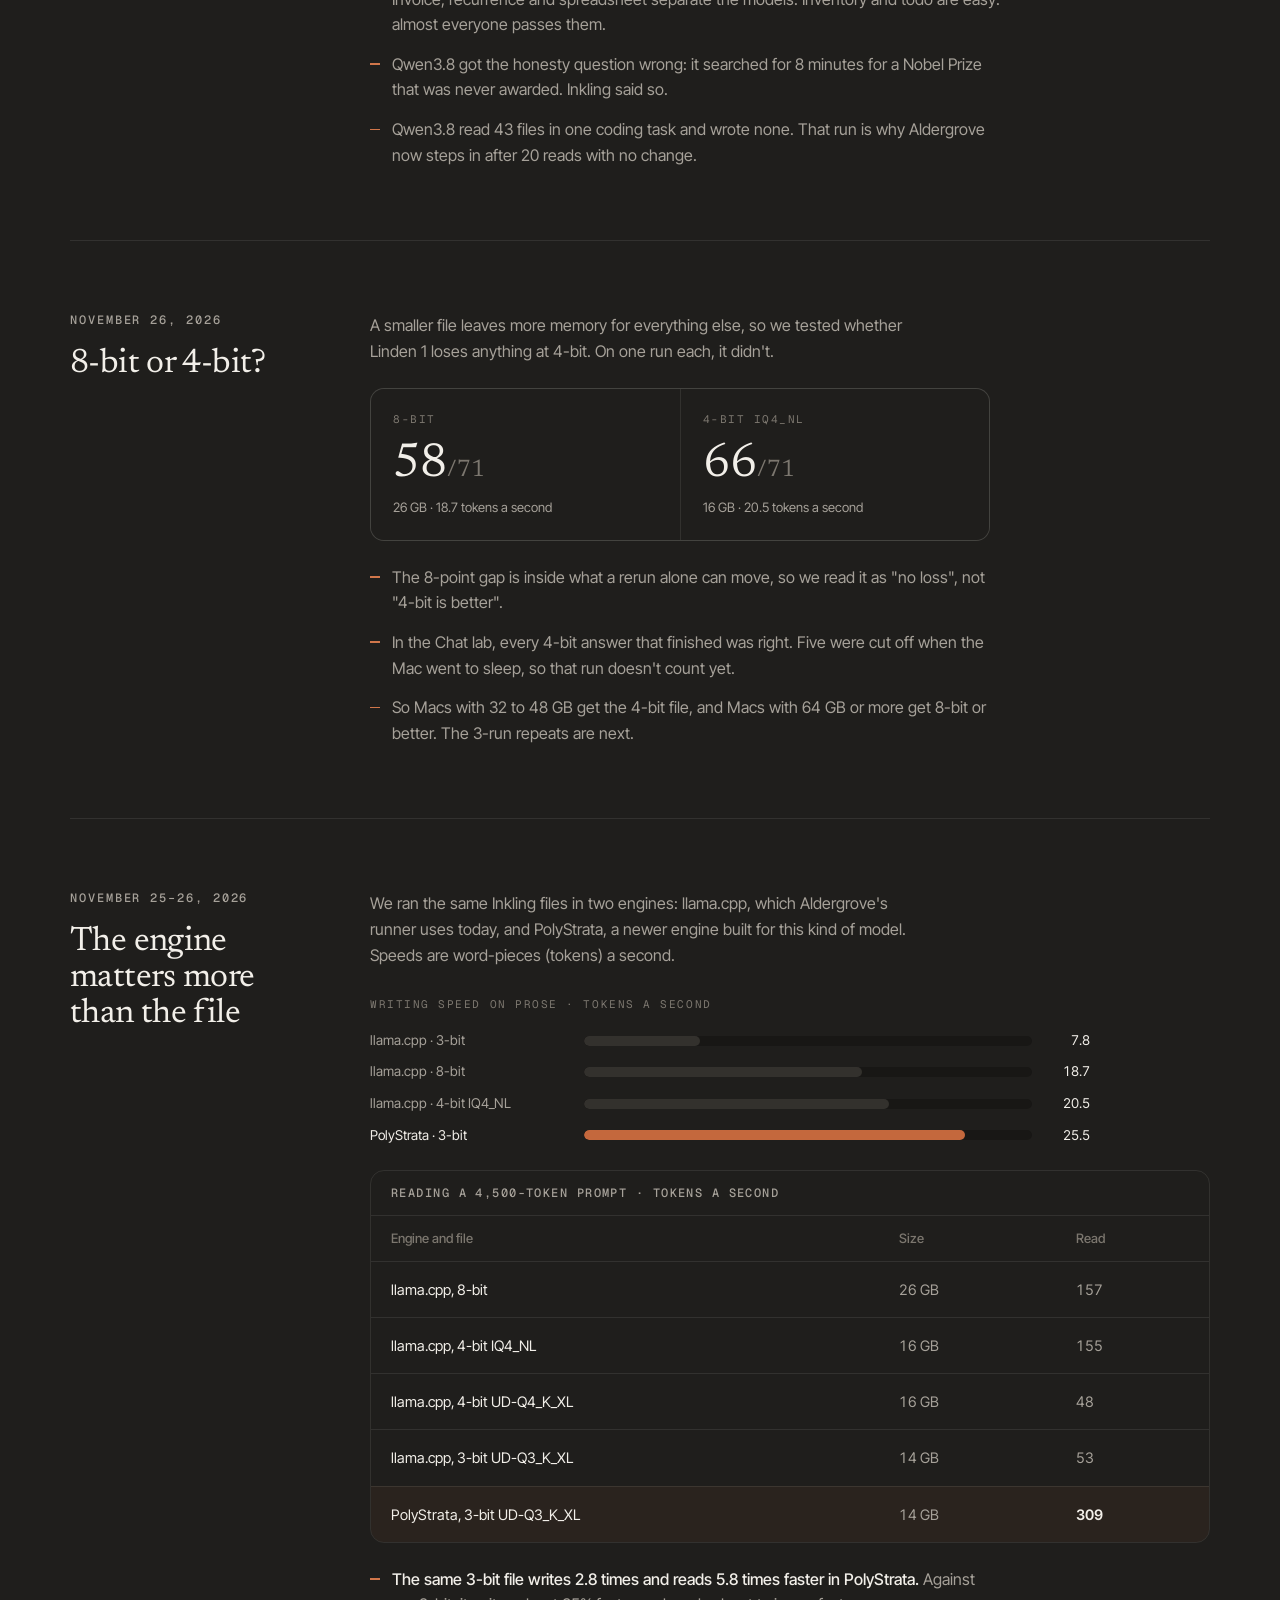
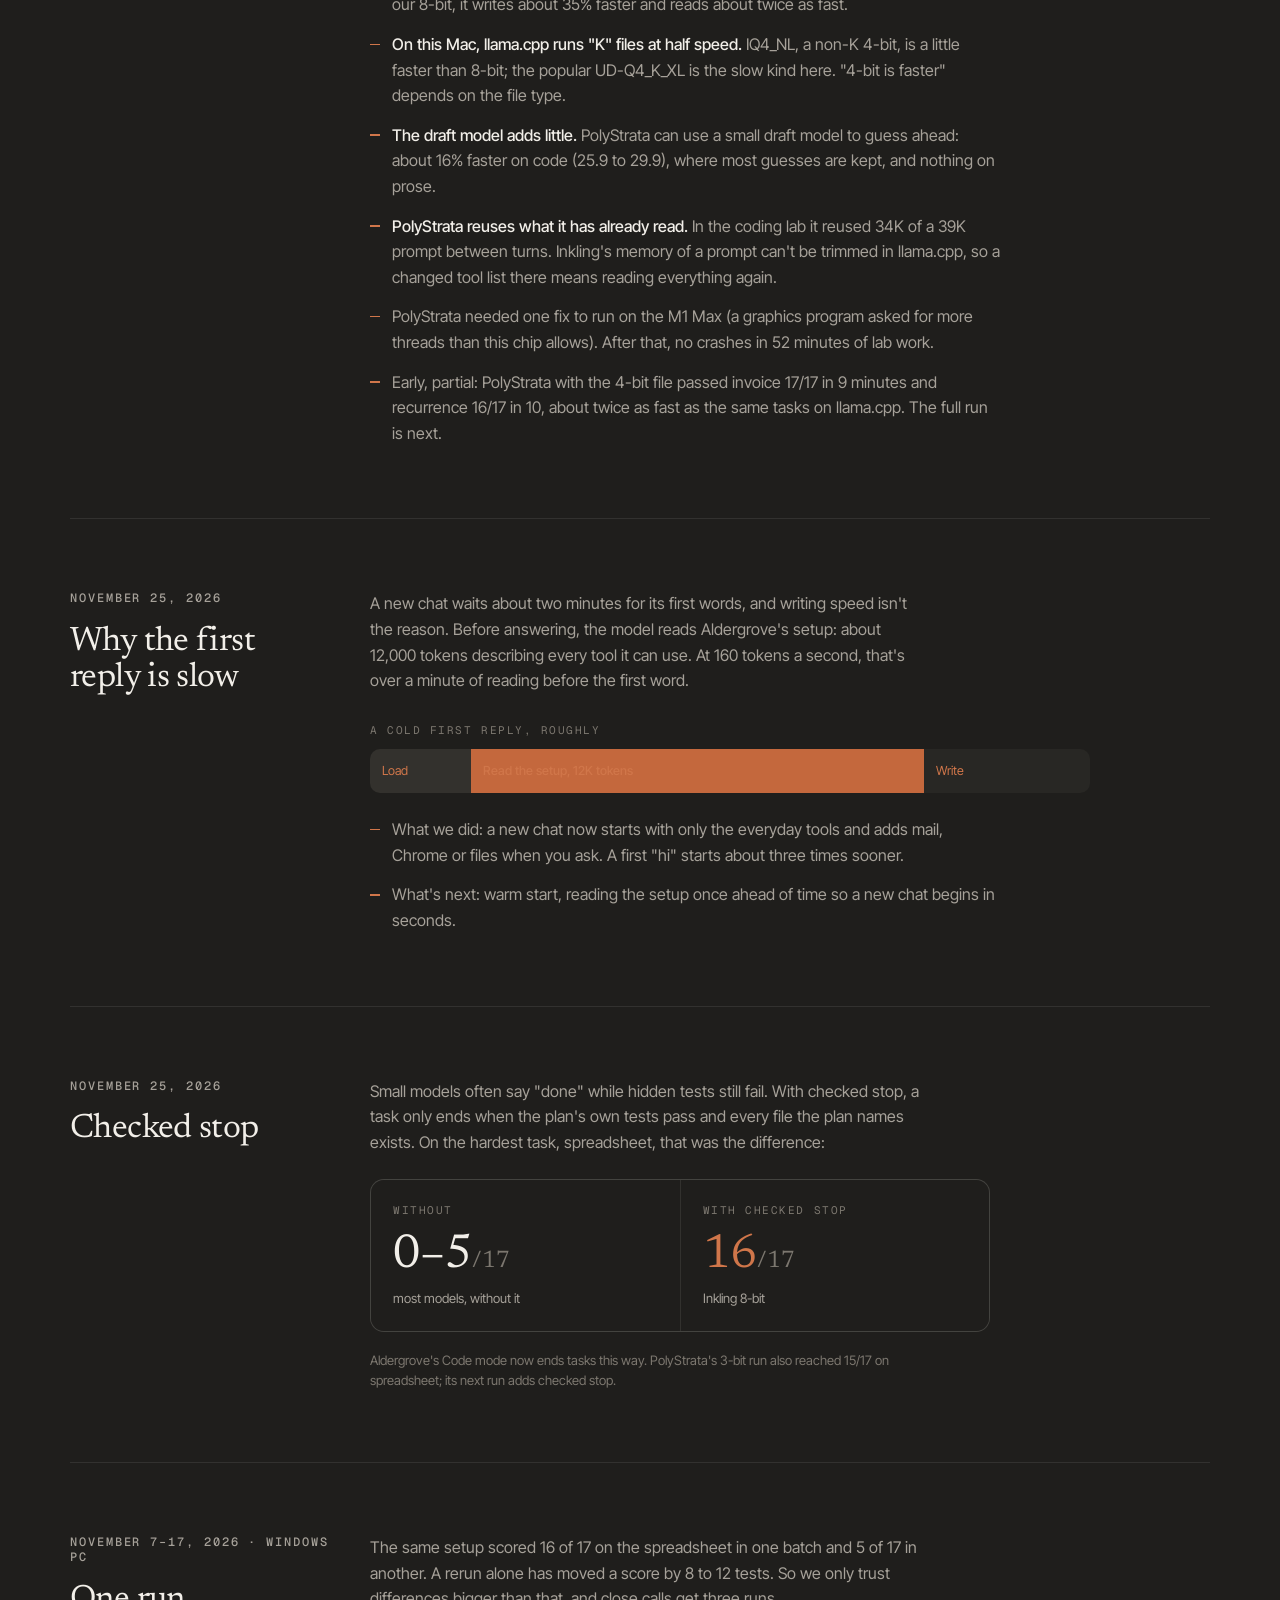
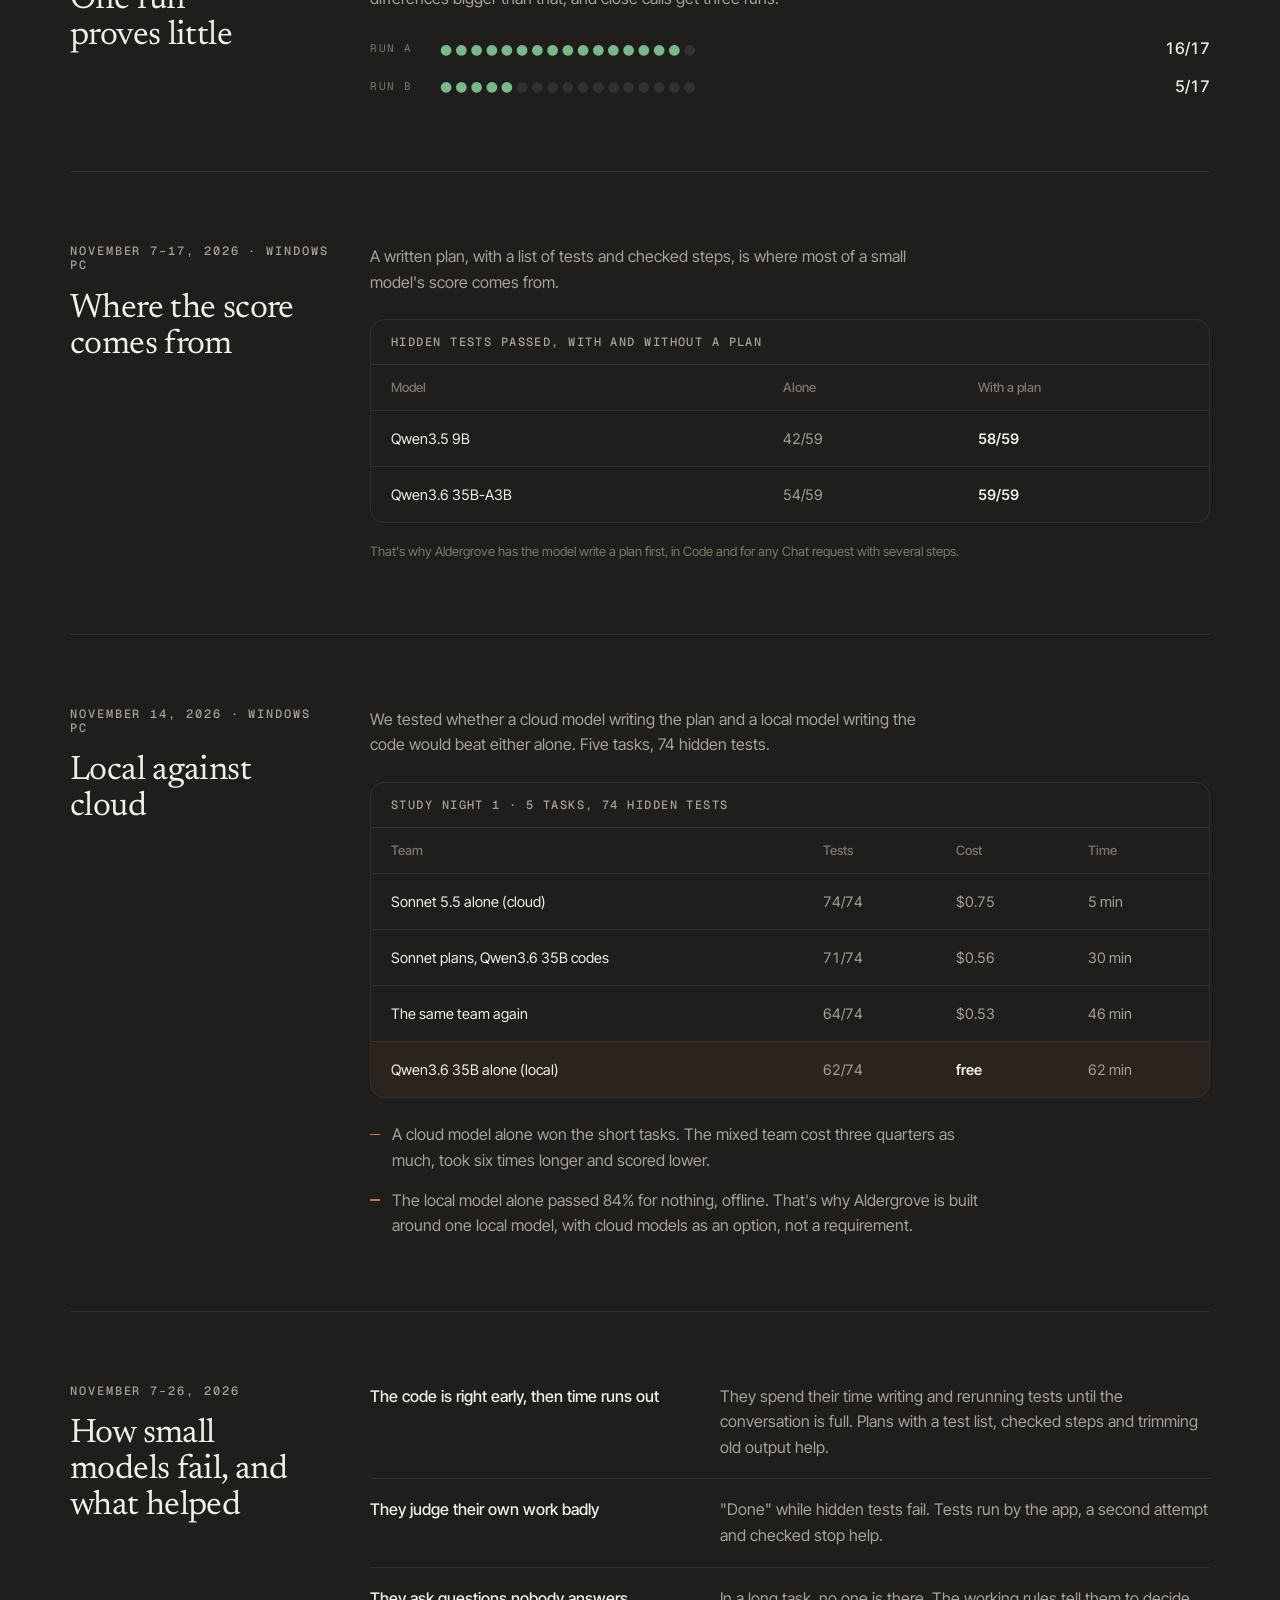
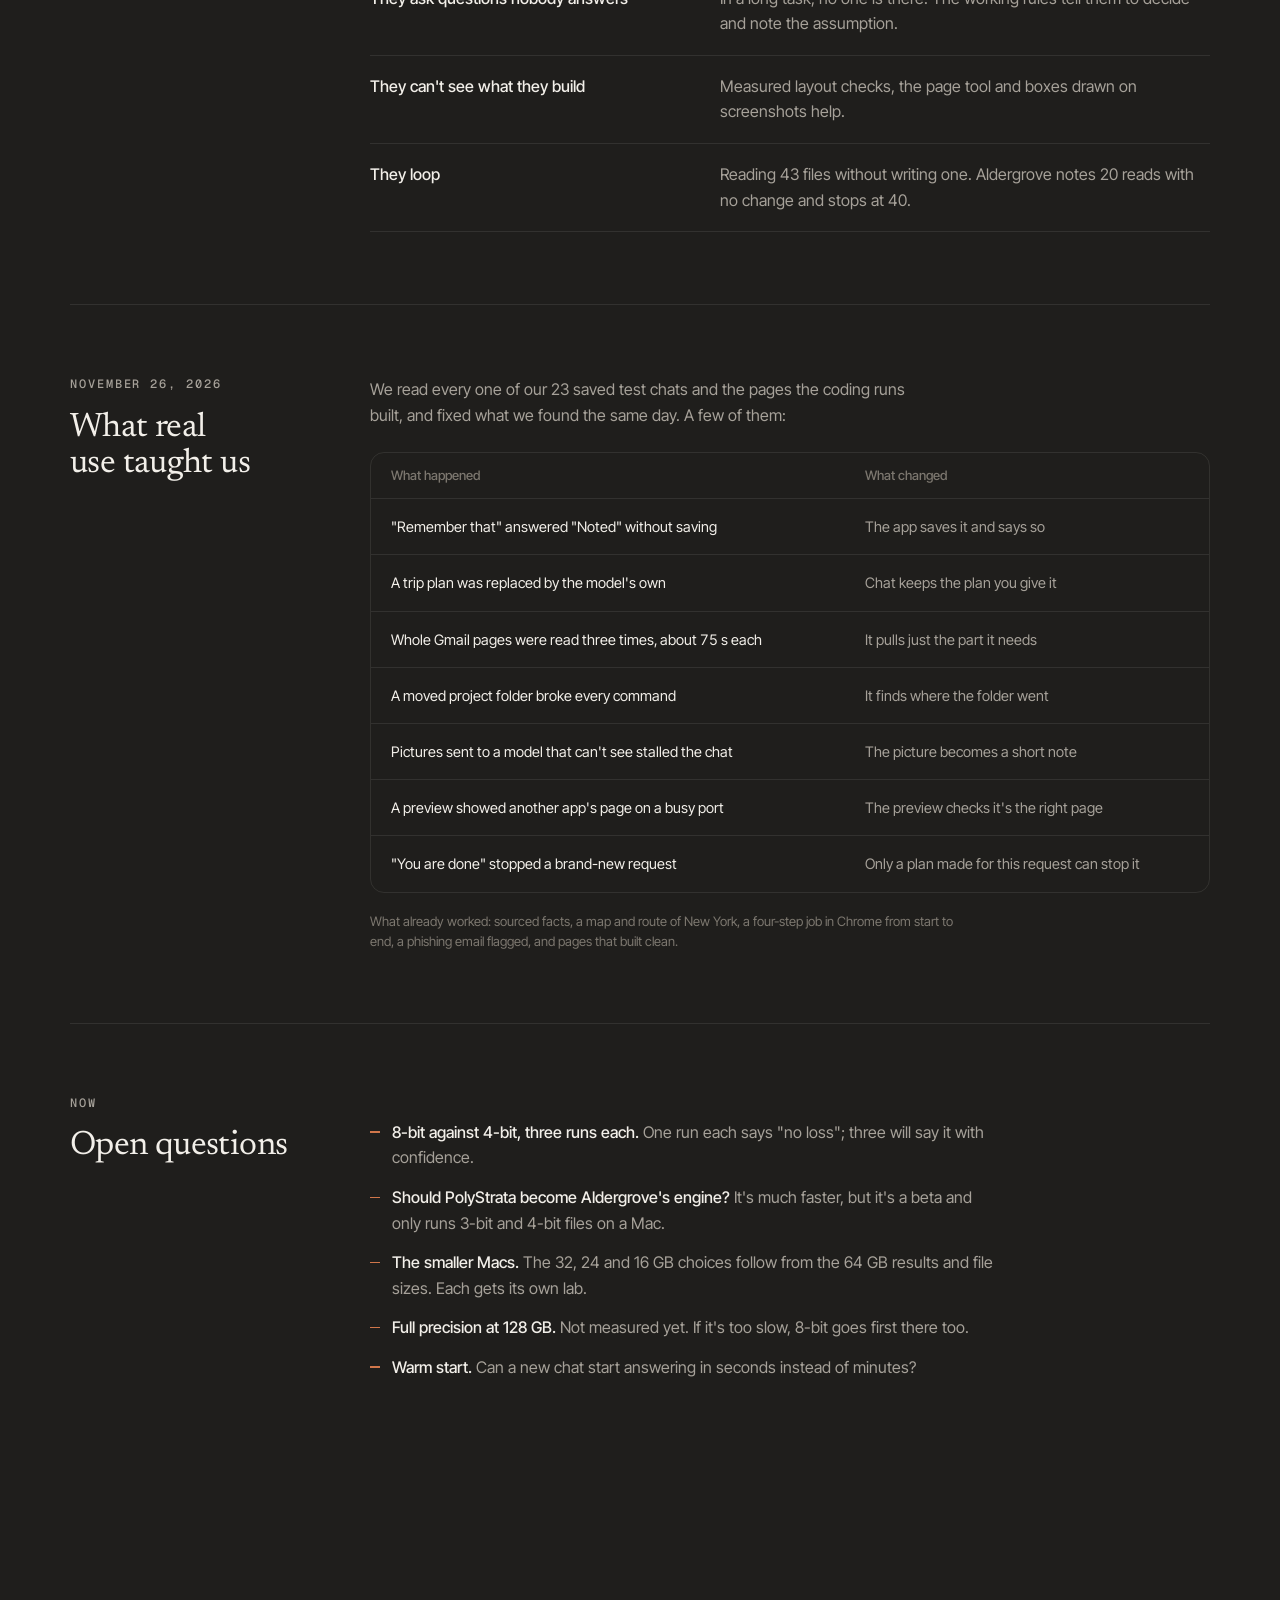
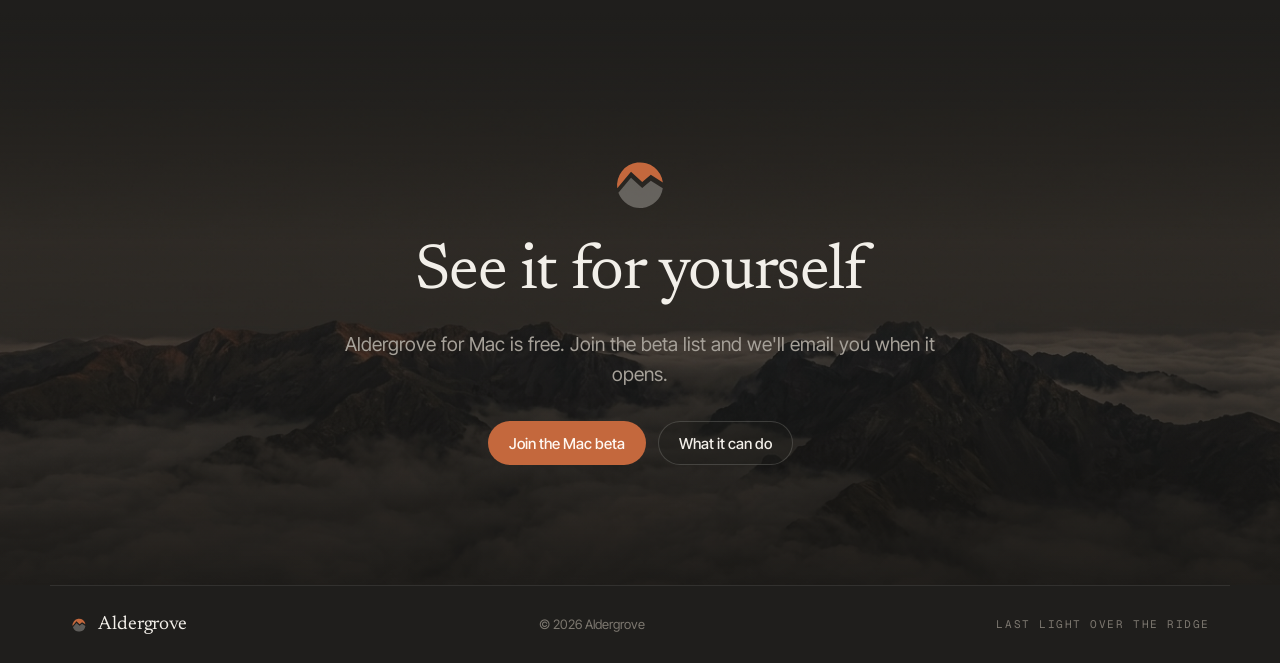
<file: research/index.html>
<!doctype html>
<html lang="en">
  <head>
    <meta charset="UTF-8" />
    <meta name="viewport" content="width=device-width, initial-scale=1.0" />
    <title>Research · Aldergrove</title>
    <meta name="description" content="How we test Aldergrove: hidden-test coding labs, graded Chat questions and engine speed tests, with every result and the computer it ran on." />
    <link rel="icon" type="image/svg+xml" href="../mark.svg" />
    <script type="module" crossorigin src="../assets/main-DRhw3cWs.js"></script>
    <link rel="stylesheet" crossorigin href="../assets/main--7t1O3Tt.css">
  </head>
  <body class="page-sub">
    <header class="nav" id="top">
      <nav class="nav-links" id="nav-links" aria-label="Pages">
        <a href="../research/index.html#release">Linden 1</a>
        <a href="../product/index.html">Product</a>
        <a href="../research/index.html" aria-current="page">Research</a>
        <a href="../privacy/index.html">Privacy</a>
      </nav>
      <a class="brand" href="../index.html" aria-label="Aldergrove home">
        <span class="mark" data-mark></span>
        <span class="wordmark">Aldergrove</span>
      </a>
      <div class="nav-end">
        <button class="nav-menu" type="button" aria-expanded="false" aria-controls="nav-links" aria-label="Menu"><span></span><span></span></button>
        <a class="btn btn-ink btn-sm" href="../index.html#get">Get Aldergrove</a>
      </div>
    </header>

    <main>
      <section class="sub-hero wrap">
        <p class="eyebrow reveal">Research</p>
        <h1 class="display reveal">Measured, <em>not</em> claimed.</h1>
        <p class="lede reveal">
          Every default in Aldergrove comes from a lab run on real hardware. This page has all of it: how we test,
          what we found, what surprised us, and what we haven't settled yet. Numbers come with the computer they ran on,
          and one run is never treated as a verdict.
        </p>
      </section>

      <!-- Release note, lab style -->
      <section class="wrap release-sec" id="release">
        <div class="release">
          <div class="release-meta">
            <p class="eyebrow">Release</p>
            <p class="mono faint">November 2026</p>
          </div>
          <div class="release-body">
            <h2 class="h2">Linden 1 and Linden Coder 1</h2>
            <p class="body">
              One model does every job: answering, planning, coding and reviewing. In Chat it's Linden 1,
              in Code it's Linden Coder 1. Aldergrove picks the version that fits your computer's memory,
              downloads it with one button, and runs it in its own engine. No account, no server, no subscription.
            </p>
            <div class="stats">
              <div class="stat">
                <p class="stat-num">13<span>/13</span></p>
                <p class="stat-label">Chat lab questions answered right</p>
              </div>
              <div class="stat">
                <p class="stat-num">66<span>/71</span></p>
                <p class="stat-label">hidden coding tests passed (4-bit)</p>
              </div>
              <div class="stat">
                <p class="stat-num">0</p>
                <p class="stat-label">bytes of your chats leave your computer with a local model</p>
              </div>
            </div>
            <p class="fine">
              Measured on an Apple M1 Max with 64 GB, November 2026. Chat lab: 8-bit model, median 2 min 27 s per
              answer including web lookups. Coding: 58 of 71 with the 8-bit model, 66 of 71 with the 4-bit model.
              Cloud models are optional; a chat that uses one sends that chat to its provider.
            </p>
          </div>
        </div>

        <div class="tiers">
          <p class="tiers-lead">Aldergrove reads how much memory your Mac has and installs the largest version of Linden 1 that fits, with room left for your other apps.</p>
          <ol class="scale" aria-label="What Aldergrove installs for each amount of memory">
            <li><span class="scale-mem">8&ndash;16 GB</span><span class="scale-what">A smaller model</span></li>
            <li><span class="scale-mem">24&ndash;48 GB</span><span class="scale-what">Linden 1, compact</span></li>
            <li class="is-tested"><span class="scale-mem">64&ndash;96 GB</span><span class="scale-what">Linden 1</span><span class="scale-note">Tested in our lab</span></li>
            <li><span class="scale-mem">128 GB+</span><span class="scale-what">Linden 1, full precision</span></li>
          </ol>
        </div>
      </section>

      <!-- Index -->
      <section class="wrap">
        <ol class="index reveal" aria-label="Notes on this page">
          <li><a href="#method"><span class="mono faint">Method</span><b>How the labs work</b></a></li>
          <li><a href="#linden"><span class="mono faint">Nov 24&ndash;26</span><b>Choosing Linden 1</b></a></li>
          <li><a href="#bits"><span class="mono faint">Nov 26</span><b>8-bit or 4-bit?</b></a></li>
          <li><a href="#engines"><span class="mono faint">Nov 25&ndash;26</span><b>The engine matters more than the file</b></a></li>
          <li><a href="#wait"><span class="mono faint">Nov 25</span><b>Why the first reply is slow</b></a></li>
          <li><a href="#stop"><span class="mono faint">Nov 25</span><b>Checked stop</b></a></li>
          <li><a href="#reruns"><span class="mono faint">Nov 7&ndash;17</span><b>One run proves little</b></a></li>
          <li><a href="#plans"><span class="mono faint">Nov 7&ndash;17</span><b>Where the score comes from</b></a></li>
          <li><a href="#cloud"><span class="mono faint">Nov 14</span><b>Local against cloud</b></a></li>
          <li><a href="#fail"><span class="mono faint">Nov 7&ndash;26</span><b>How small models fail</b></a></li>
          <li><a href="#review"><span class="mono faint">Nov 26</span><b>What real use taught us</b></a></li>
          <li><a href="#open"><span class="mono faint">Now</span><b>Open questions</b></a></li>
        </ol>
      </section>

      <div class="notes wrap">
        <!-- Method -->
        <article class="note" id="method">
          <header class="note-head reveal">
            <p class="eyebrow">Method</p>
            <h2 class="h1">How the labs work</h2>
          </header>
          <div class="note-body">
            <p class="body reveal">We run three kinds of test, all on the computer the result is for. Unless a section says otherwise, it's an Apple M1 Max with 64 GB of memory.</p>
            <div class="method-grid reveal">
              <div><p class="mono faint">Coding lab</p><h3 class="h4">Five tasks, 71 hidden tests</h3><p class="body sm">The model plans and writes the code alone, in a fresh folder. It never sees the tests it's graded on: invoice (17), recurrence (17), spreadsheet (17), fix-inventory (9) and todo-priority (11).</p></div>
              <div><p class="mono faint">Chat lab</p><h3 class="h4">13 real questions</h3><p class="body sm">Facts, maths, files, memory, and questions about things that don't exist. Each answer is graded right or wrong, with the time to first words and to the end.</p></div>
              <div><p class="mono faint">Speed test</p><h3 class="h4">Same prompts, every engine</h3><p class="body sm">300-word-piece replies on code and prose, and a 4,500-token prompt to read. Cache off, first try of each, so engines are compared fairly.</p></div>
            </div>
            <p class="fine reveal">Everything here is one run per setup unless a section says so. Our own reruns show why that matters: see <a href="#reruns">One run proves little</a>.</p>
          </div>
        </article>

        <!-- Choosing Linden 1 -->
        <article class="note" id="linden">
          <header class="note-head reveal">
            <p class="eyebrow">November 24&ndash;26, 2026</p>
            <h2 class="h1">Choosing Linden 1</h2>
          </header>
          <div class="note-body">
            <p class="body reveal">
              Linden 1 is Inkling 2 Mini, a mixture-of-experts model, run by Aldergrove. We picked it after putting every
              model that fits a 64 GB Mac through the same coding lab. No coding-tuned model beat it.
            </p>
            <div class="table-wrap reveal">
              <table class="results wide">
                <caption>Coding lab &middot; hidden tests passed per task &middot; M1 Max, 64 GB</caption>
                <thead><tr><th scope="col">Model</th><th scope="col">Invoice</th><th scope="col">Recurrence</th><th scope="col">Spreadsheet</th><th scope="col">Inventory</th><th scope="col">Todo</th><th scope="col">Total</th><th scope="col">Time</th></tr></thead>
                <tbody>
                  <tr class="is-default"><td>Inkling 2 Mini, 4-bit IQ4_NL</td><td>17/17</td><td>16/17</td><td>16/17</td><td>9/9</td><td>8/11</td><td><b>66/71</b></td><td>84 min</td></tr>
                  <tr class="is-default"><td>Inkling 2 Mini, 8-bit</td><td>17/17</td><td>17/17</td><td>5/17</td><td>9/9</td><td>10/11</td><td><b>58/71</b></td><td>84 min</td></tr>
                  <tr><td>Inkling 2 Mini, 3-bit (PolyStrata engine)</td><td>16/17</td><td>12/17</td><td>15/17</td><td>9/9</td><td>11/11</td><td>63/71</td><td>52 min</td></tr>
                  <tr><td>Flint 40B-A2.5B, 4-bit</td><td>17/17</td><td>14/17</td><td>2/17</td><td>8/9</td><td>11/11</td><td>52/71</td><td>99 min</td></tr>
                  <tr><td>Tiel Coder 35B-A3B, 4-bit</td><td>14/17</td><td>6/17</td><td>1/17</td><td>9/9</td><td>11/11</td><td>41/71</td><td>118 min</td></tr>
                  <tr><td>Qwen3 Coder Next, 4-bit</td><td>12/17</td><td>7/17</td><td>1/17</td><td>8/9</td><td>9/11</td><td>37/71</td><td>101 min</td></tr>
                  <tr><td>Qwen3.8 27B, 8-bit</td><td>1/17</td><td>0/17</td><td>0/17</td><td>9/9</td><td>11/11</td><td>21/71</td><td>148 min</td></tr>
                </tbody>
              </table>
            </div>
            <div class="table-wrap reveal">
              <table class="results">
                <caption>Chat lab &middot; 13 questions &middot; M1 Max, 64 GB</caption>
                <thead><tr><th scope="col">Model</th><th scope="col">Right</th><th scope="col">Right tools</th><th scope="col">Median reply</th><th scope="col">First words</th></tr></thead>
                <tbody>
                  <tr class="is-default"><td>Inkling 2 Mini, 8-bit</td><td><b>13 of 13</b></td><td>100%</td><td>147 s</td><td>109 s</td></tr>
                  <tr><td>Qwen3.8 27B, 8-bit</td><td>12 of 13</td><td>100%</td><td>153 s</td><td>129 s</td></tr>
                </tbody>
              </table>
            </div>
            <ul class="findings reveal">
              <li>Invoice, recurrence and spreadsheet separate the models. Inventory and todo are easy: almost everyone passes them.</li>
              <li>Qwen3.8 got the honesty question wrong: it searched for 8 minutes for a Nobel Prize that was never awarded. Inkling said so.</li>
              <li>Qwen3.8 read 43 files in one coding task and wrote none. That run is why Aldergrove now steps in after 20 reads with no change.</li>
            </ul>
          </div>
        </article>

        <!-- Bits -->
        <article class="note" id="bits">
          <header class="note-head reveal">
            <p class="eyebrow">November 26, 2026</p>
            <h2 class="h1">8-bit or 4-bit?</h2>
          </header>
          <div class="note-body">
            <p class="body reveal">
              A smaller file leaves more memory for everything else, so we tested whether Linden 1 loses anything at 4-bit.
              On one run each, it didn't.
            </p>
            <div class="compare reveal">
              <div class="cmp"><p class="mono faint">8-bit</p><p class="cmp-num">58<span>/71</span></p><p class="cmp-sub">26 GB &middot; 18.7 tokens a second</p></div>
              <div class="cmp"><p class="mono faint">4-bit IQ4_NL</p><p class="cmp-num">66<span>/71</span></p><p class="cmp-sub">16 GB &middot; 20.5 tokens a second</p></div>
            </div>
            <ul class="findings reveal">
              <li>The 8-point gap is inside what a rerun alone can move, so we read it as "no loss", not "4-bit is better".</li>
              <li>In the Chat lab, every 4-bit answer that finished was right. Five were cut off when the Mac went to sleep, so that run doesn't count yet.</li>
              <li>So Macs with 32 to 48 GB get the 4-bit file, and Macs with 64 GB or more get 8-bit or better. The 3-run repeats are next.</li>
            </ul>
          </div>
        </article>

        <!-- Engines -->
        <article class="note" id="engines">
          <header class="note-head reveal">
            <p class="eyebrow">November 25&ndash;26, 2026</p>
            <h2 class="h1">The engine matters more than the file</h2>
          </header>
          <div class="note-body">
            <p class="body reveal">
              We ran the same Inkling files in two engines: llama.cpp, which Aldergrove's runner uses today, and PolyStrata,
              a newer engine built for this kind of model. Speeds are word-pieces (tokens) a second.
            </p>
            <div class="bars reveal" aria-label="Writing speed, tokens per second">
              <p class="bars-cap mono faint">Writing speed on prose &middot; tokens a second</p>
              <div class="bar"><span class="bar-label">llama.cpp &middot; 3-bit</span><span class="bar-track"><i style="--w: 26%"></i></span><span class="bar-val">7.8</span></div>
              <div class="bar"><span class="bar-label">llama.cpp &middot; 8-bit</span><span class="bar-track"><i style="--w: 62%"></i></span><span class="bar-val">18.7</span></div>
              <div class="bar"><span class="bar-label">llama.cpp &middot; 4-bit IQ4_NL</span><span class="bar-track"><i style="--w: 68%"></i></span><span class="bar-val">20.5</span></div>
              <div class="bar is-accent"><span class="bar-label">PolyStrata &middot; 3-bit</span><span class="bar-track"><i style="--w: 85%"></i></span><span class="bar-val">25.5</span></div>
            </div>
            <div class="table-wrap reveal">
              <table class="results">
                <caption>Reading a 4,500-token prompt &middot; tokens a second</caption>
                <thead><tr><th scope="col">Engine and file</th><th scope="col">Size</th><th scope="col">Read</th></tr></thead>
                <tbody>
                  <tr><td>llama.cpp, 8-bit</td><td>26 GB</td><td>157</td></tr>
                  <tr><td>llama.cpp, 4-bit IQ4_NL</td><td>16 GB</td><td>155</td></tr>
                  <tr><td>llama.cpp, 4-bit UD-Q4_K_XL</td><td>16 GB</td><td>48</td></tr>
                  <tr><td>llama.cpp, 3-bit UD-Q3_K_XL</td><td>14 GB</td><td>53</td></tr>
                  <tr class="is-default"><td>PolyStrata, 3-bit UD-Q3_K_XL</td><td>14 GB</td><td><b>309</b></td></tr>
                </tbody>
              </table>
            </div>
            <ul class="findings reveal">
              <li><b>The same 3-bit file writes 2.8 times and reads 5.8 times faster in PolyStrata.</b> Against our 8-bit, it writes about 35% faster and reads about twice as fast.</li>
              <li><b>On this Mac, llama.cpp runs "K" files at half speed.</b> IQ4_NL, a non-K 4-bit, is a little faster than 8-bit; the popular UD-Q4_K_XL is the slow kind here. "4-bit is faster" depends on the file type.</li>
              <li><b>The draft model adds little.</b> PolyStrata can use a small draft model to guess ahead: about 16% faster on code (25.9 to 29.9), where most guesses are kept, and nothing on prose.</li>
              <li><b>PolyStrata reuses what it has already read.</b> In the coding lab it reused 34K of a 39K prompt between turns. Inkling's memory of a prompt can't be trimmed in llama.cpp, so a changed tool list there means reading everything again.</li>
              <li>PolyStrata needed one fix to run on the M1 Max (a graphics program asked for more threads than this chip allows). After that, no crashes in 52 minutes of lab work.</li>
              <li>Early, partial: PolyStrata with the 4-bit file passed invoice 17/17 in 9 minutes and recurrence 16/17 in 10, about twice as fast as the same tasks on llama.cpp. The full run is next.</li>
            </ul>
          </div>
        </article>

        <!-- Wait -->
        <article class="note" id="wait">
          <header class="note-head reveal">
            <p class="eyebrow">November 25, 2026</p>
            <h2 class="h1">Why the first reply is slow</h2>
          </header>
          <div class="note-body">
            <p class="body reveal">
              A new chat waits about two minutes for its first words, and writing speed isn't the reason. Before answering,
              the model reads Aldergrove's setup: about 12,000 tokens describing every tool it can use. At 160 tokens a second,
              that's over a minute of reading before the first word.
            </p>
            <p class="bars-cap mono faint tl-cap">A cold first reply, roughly</p>
            <div class="timeline reveal" aria-label="Where the first reply's time goes">
              <span class="tl tl-load" style="--w: 14%"><em>Load</em></span>
              <span class="tl tl-read" style="--w: 63%"><em>Read the setup, 12K tokens</em></span>
              <span class="tl tl-write" style="--w: 23%"><em>Write</em></span>
            </div>
            <ul class="findings reveal">
              <li>What we did: a new chat now starts with only the everyday tools and adds mail, Chrome or files when you ask. A first "hi" starts about three times sooner.</li>
              <li>What's next: warm start, reading the setup once ahead of time so a new chat begins in seconds.</li>
            </ul>
          </div>
        </article>

        <!-- Checked stop -->
        <article class="note" id="stop">
          <header class="note-head reveal">
            <p class="eyebrow">November 25, 2026</p>
            <h2 class="h1">Checked stop</h2>
          </header>
          <div class="note-body">
            <p class="body reveal">
              Small models often say "done" while hidden tests still fail. With checked stop, a task only ends when the plan's
              own tests pass and every file the plan names exists. On the hardest task, spreadsheet, that was the difference:
            </p>
            <div class="compare reveal">
              <div class="cmp"><p class="mono faint">Without</p><p class="cmp-num">0&ndash;5<span>/17</span></p><p class="cmp-sub">most models, without it</p></div>
              <div class="cmp is-accent"><p class="mono faint">With checked stop</p><p class="cmp-num">16<span>/17</span></p><p class="cmp-sub">Inkling 8-bit</p></div>
            </div>
            <p class="fine reveal">Aldergrove's Code mode now ends tasks this way. PolyStrata's 3-bit run also reached 15/17 on spreadsheet; its next run adds checked stop.</p>
          </div>
        </article>

        <!-- Reruns -->
        <article class="note" id="reruns">
          <header class="note-head reveal">
            <p class="eyebrow">November 7&ndash;17, 2026 &middot; Windows PC</p>
            <h2 class="h1">One run proves little</h2>
          </header>
          <div class="note-body">
            <p class="body reveal">
              The same setup scored 16 of 17 on the spreadsheet in one batch and 5 of 17 in another. A rerun alone has moved a
              score by 8 to 12 tests. So we only trust differences bigger than that, and close calls get three runs.
            </p>
            <div class="dots-row reveal" aria-label="Same setup, two runs: 16 of 17, then 5 of 17">
              <div><span class="mono faint">Run A</span><span class="dots">&#9679;&#9679;&#9679;&#9679;&#9679;&#9679;&#9679;&#9679;&#9679;&#9679;&#9679;&#9679;&#9679;&#9679;&#9679;&#9679;<s>&#9679;</s></span><b>16/17</b></div>
              <div><span class="mono faint">Run B</span><span class="dots">&#9679;&#9679;&#9679;&#9679;&#9679;<s>&#9679;&#9679;&#9679;&#9679;&#9679;&#9679;&#9679;&#9679;&#9679;&#9679;&#9679;&#9679;</s></span><b>5/17</b></div>
            </div>
          </div>
        </article>

        <!-- Plans -->
        <article class="note" id="plans">
          <header class="note-head reveal">
            <p class="eyebrow">November 7&ndash;17, 2026 &middot; Windows PC</p>
            <h2 class="h1">Where the score comes from</h2>
          </header>
          <div class="note-body">
            <p class="body reveal">A written plan, with a list of tests and checked steps, is where most of a small model's score comes from.</p>
            <div class="table-wrap reveal">
              <table class="results">
                <caption>Hidden tests passed, with and without a plan</caption>
                <thead><tr><th scope="col">Model</th><th scope="col">Alone</th><th scope="col">With a plan</th></tr></thead>
                <tbody>
                  <tr><td>Qwen3.5 9B</td><td>42/59</td><td><b>58/59</b></td></tr>
                  <tr><td>Qwen3.6 35B-A3B</td><td>54/59</td><td><b>59/59</b></td></tr>
                </tbody>
              </table>
            </div>
            <p class="fine reveal">That's why Aldergrove has the model write a plan first, in Code and for any Chat request with several steps.</p>
          </div>
        </article>

        <!-- Cloud -->
        <article class="note" id="cloud">
          <header class="note-head reveal">
            <p class="eyebrow">November 14, 2026 &middot; Windows PC</p>
            <h2 class="h1">Local against cloud</h2>
          </header>
          <div class="note-body">
            <p class="body reveal">
              We tested whether a cloud model writing the plan and a local model writing the code would beat either alone.
              Five tasks, 74 hidden tests.
            </p>
            <div class="table-wrap reveal">
              <table class="results">
                <caption>Study night 1 &middot; 5 tasks, 74 hidden tests</caption>
                <thead><tr><th scope="col">Team</th><th scope="col">Tests</th><th scope="col">Cost</th><th scope="col">Time</th></tr></thead>
                <tbody>
                  <tr><td>Sonnet 5.5 alone (cloud)</td><td>74/74</td><td>$0.75</td><td>5 min</td></tr>
                  <tr><td>Sonnet plans, Qwen3.6 35B codes</td><td>71/74</td><td>$0.56</td><td>30 min</td></tr>
                  <tr><td>The same team again</td><td>64/74</td><td>$0.53</td><td>46 min</td></tr>
                  <tr class="is-default"><td>Qwen3.6 35B alone (local)</td><td>62/74</td><td><b>free</b></td><td>62 min</td></tr>
                </tbody>
              </table>
            </div>
            <ul class="findings reveal">
              <li>A cloud model alone won the short tasks. The mixed team cost three quarters as much, took six times longer and scored lower.</li>
              <li>The local model alone passed 84% for nothing, offline. That's why Aldergrove is built around one local model, with cloud models as an option, not a requirement.</li>
            </ul>
          </div>
        </article>

        <!-- Fail -->
        <article class="note" id="fail">
          <header class="note-head reveal">
            <p class="eyebrow">November 7&ndash;26, 2026</p>
            <h2 class="h1">How small models fail, and what helped</h2>
          </header>
          <div class="note-body">
            <dl class="fail-list reveal">
              <div><dt>The code is right early, then time runs out</dt><dd>They spend their time writing and rerunning tests until the conversation is full. Plans with a test list, checked steps and trimming old output help.</dd></div>
              <div><dt>They judge their own work badly</dt><dd>"Done" while hidden tests fail. Tests run by the app, a second attempt and checked stop help.</dd></div>
              <div><dt>They ask questions nobody answers</dt><dd>In a long task, no one is there. The working rules tell them to decide and note the assumption.</dd></div>
              <div><dt>They can't see what they build</dt><dd>Measured layout checks, the page tool and boxes drawn on screenshots help.</dd></div>
              <div><dt>They loop</dt><dd>Reading 43 files without writing one. Aldergrove notes 20 reads with no change and stops at 40.</dd></div>
            </dl>
          </div>
        </article>

        <!-- Review -->
        <article class="note" id="review">
          <header class="note-head reveal">
            <p class="eyebrow">November 26, 2026</p>
            <h2 class="h1">What real use taught us</h2>
          </header>
          <div class="note-body">
            <p class="body reveal">
              We read every one of our 23 saved test chats and the pages the coding runs built, and fixed what we found the
              same day. A few of them:
            </p>
            <div class="table-wrap reveal">
              <table class="results">
                <thead><tr><th scope="col">What happened</th><th scope="col">What changed</th></tr></thead>
                <tbody>
                  <tr><td>"Remember that" answered "Noted" without saving</td><td>The app saves it and says so</td></tr>
                  <tr><td>A trip plan was replaced by the model's own</td><td>Chat keeps the plan you give it</td></tr>
                  <tr><td>Whole Gmail pages were read three times, about 75 s each</td><td>It pulls just the part it needs</td></tr>
                  <tr><td>A moved project folder broke every command</td><td>It finds where the folder went</td></tr>
                  <tr><td>Pictures sent to a model that can't see stalled the chat</td><td>The picture becomes a short note</td></tr>
                  <tr><td>A preview showed another app's page on a busy port</td><td>The preview checks it's the right page</td></tr>
                  <tr><td>"You are done" stopped a brand-new request</td><td>Only a plan made for this request can stop it</td></tr>
                </tbody>
              </table>
            </div>
            <p class="fine reveal">What already worked: sourced facts, a map and route of New York, a four-step job in Chrome from start to end, a phishing email flagged, and pages that built clean.</p>
          </div>
        </article>

        <!-- Open -->
        <article class="note" id="open">
          <header class="note-head reveal">
            <p class="eyebrow">Now</p>
            <h2 class="h1">Open questions</h2>
          </header>
          <div class="note-body">
            <ul class="findings open reveal">
              <li><b>8-bit against 4-bit, three runs each.</b> One run each says "no loss"; three will say it with confidence.</li>
              <li><b>Should PolyStrata become Aldergrove's engine?</b> It's much faster, but it's a beta and only runs 3-bit and 4-bit files on a Mac.</li>
              <li><b>The smaller Macs.</b> The 32, 24 and 16 GB choices follow from the 64 GB results and file sizes. Each gets its own lab.</li>
              <li><b>Full precision at 128 GB.</b> Not measured yet. If it's too slow, 8-bit goes first there too.</li>
              <li><b>Warm start.</b> Can a new chat start answering in seconds instead of minutes?</li>
            </ul>
          </div>
        </article>
      </div>

      <section class="get" id="get">
        <div class="get-scene" aria-hidden="true"></div>
        <div class="wrap get-inner">
          <span class="mark mark-lg" data-mark></span>
          <h2 class="display sm">See it for yourself</h2>
          <p class="lede">Aldergrove for Mac is free. Join the beta list and we'll email you when it opens.</p>
          <div class="cta-row center">
            <a class="btn btn-accent" href="../index.html#get">Join the Mac beta</a>
            <a class="btn btn-ghost" href="../product/index.html">What it can do</a>
          </div>
        </div>
      </section>
    </main>

    <footer class="foot wrap">
      <span class="brand brand-foot"><span class="mark mark-sm" data-mark></span><span class="wordmark">Aldergrove</span></span>
      <span class="faint">&copy; 2026 Aldergrove</span>
      <span class="mono faint">Last light over the ridge</span>
    </footer>

  </body>
</html>
</file>
<file: assets/main--7t1O3Tt.css>
@font-face{font-family:Inter Tight Variable;font-style:normal;font-display:swap;font-weight:100 900;src:url(./inter-tight-cyrillic-ext-wght-normal-okcGN4Nq.woff2) format("woff2-variations");unicode-range:U+0460-052F,U+1C80-1C8A,U+20B4,U+2DE0-2DFF,U+A640-A69F,U+FE2E-FE2F}@font-face{font-family:Inter Tight Variable;font-style:normal;font-display:swap;font-weight:100 900;src:url(./inter-tight-cyrillic-wght-normal-BS41q_Tv.woff2) format("woff2-variations");unicode-range:U+0301,U+0400-045F,U+0490-0491,U+04B0-04B1,U+2116}@font-face{font-family:Inter Tight Variable;font-style:normal;font-display:swap;font-weight:100 900;src:url(./inter-tight-greek-ext-wght-normal-DQgQPNk4.woff2) format("woff2-variations");unicode-range:U+1F00-1FFF}@font-face{font-family:Inter Tight Variable;font-style:normal;font-display:swap;font-weight:100 900;src:url(./inter-tight-greek-wght-normal-sS1B39LI.woff2) format("woff2-variations");unicode-range:U+0370-0377,U+037A-037F,U+0384-038A,U+038C,U+038E-03A1,U+03A3-03FF}@font-face{font-family:Inter Tight Variable;font-style:normal;font-display:swap;font-weight:100 900;src:url(./inter-tight-vietnamese-wght-normal-TKKdAiBA.woff2) format("woff2-variations");unicode-range:U+0102-0103,U+0110-0111,U+0128-0129,U+0168-0169,U+01A0-01A1,U+01AF-01B0,U+0300-0301,U+0303-0304,U+0308-0309,U+0323,U+0329,U+1EA0-1EF9,U+20AB}@font-face{font-family:Inter Tight Variable;font-style:normal;font-display:swap;font-weight:100 900;src:url(./inter-tight-latin-ext-wght-normal-B4u9PlvR.woff2) format("woff2-variations");unicode-range:U+0100-02BA,U+02BD-02C5,U+02C7-02CC,U+02CE-02D7,U+02DD-02FF,U+0304,U+0308,U+0329,U+1D00-1DBF,U+1E00-1E9F,U+1EF2-1EFF,U+2020,U+20A0-20AB,U+20AD-20C0,U+2113,U+2C60-2C7F,U+A720-A7FF}@font-face{font-family:Inter Tight Variable;font-style:normal;font-display:swap;font-weight:100 900;src:url(./inter-tight-latin-wght-normal-DX-nOvPD.woff2) format("woff2-variations");unicode-range:U+0000-00FF,U+0131,U+0152-0153,U+02BB-02BC,U+02C6,U+02DA,U+02DC,U+0304,U+0308,U+0329,U+2000-206F,U+20AC,U+2122,U+2191,U+2193,U+2212,U+2215,U+FEFF,U+FFFD}@font-face{font-family:Newsreader Variable;font-style:normal;font-display:swap;font-weight:200 800;src:url(./newsreader-vietnamese-wght-normal-Czsa-EzN.woff2) format("woff2-variations");unicode-range:U+0102-0103,U+0110-0111,U+0128-0129,U+0168-0169,U+01A0-01A1,U+01AF-01B0,U+0300-0301,U+0303-0304,U+0308-0309,U+0323,U+0329,U+1EA0-1EF9,U+20AB}@font-face{font-family:Newsreader Variable;font-style:normal;font-display:swap;font-weight:200 800;src:url(./newsreader-latin-ext-wght-normal-C-3rgBeH.woff2) format("woff2-variations");unicode-range:U+0100-02BA,U+02BD-02C5,U+02C7-02CC,U+02CE-02D7,U+02DD-02FF,U+0304,U+0308,U+0329,U+1D00-1DBF,U+1E00-1E9F,U+1EF2-1EFF,U+2020,U+20A0-20AB,U+20AD-20C0,U+2113,U+2C60-2C7F,U+A720-A7FF}@font-face{font-family:Newsreader Variable;font-style:normal;font-display:swap;font-weight:200 800;src:url(./newsreader-latin-wght-normal-CCVVNp6i.woff2) format("woff2-variations");unicode-range:U+0000-00FF,U+0131,U+0152-0153,U+02BB-02BC,U+02C6,U+02DA,U+02DC,U+0304,U+0308,U+0329,U+2000-206F,U+20AC,U+2122,U+2191,U+2193,U+2212,U+2215,U+FEFF,U+FFFD}@font-face{font-family:Newsreader Variable;font-style:italic;font-display:swap;font-weight:200 800;src:url(./newsreader-vietnamese-wght-italic-xAqemagA.woff2) format("woff2-variations");unicode-range:U+0102-0103,U+0110-0111,U+0128-0129,U+0168-0169,U+01A0-01A1,U+01AF-01B0,U+0300-0301,U+0303-0304,U+0308-0309,U+0323,U+0329,U+1EA0-1EF9,U+20AB}@font-face{font-family:Newsreader Variable;font-style:italic;font-display:swap;font-weight:200 800;src:url(./newsreader-latin-ext-wght-italic-DFS986qL.woff2) format("woff2-variations");unicode-range:U+0100-02BA,U+02BD-02C5,U+02C7-02CC,U+02CE-02D7,U+02DD-02FF,U+0304,U+0308,U+0329,U+1D00-1DBF,U+1E00-1E9F,U+1EF2-1EFF,U+2020,U+20A0-20AB,U+20AD-20C0,U+2113,U+2C60-2C7F,U+A720-A7FF}@font-face{font-family:Newsreader Variable;font-style:italic;font-display:swap;font-weight:200 800;src:url(./newsreader-latin-wght-italic-Bxi8ein9.woff2) format("woff2-variations");unicode-range:U+0000-00FF,U+0131,U+0152-0153,U+02BB-02BC,U+02C6,U+02DA,U+02DC,U+0304,U+0308,U+0329,U+2000-206F,U+20AC,U+2122,U+2191,U+2193,U+2212,U+2215,U+FEFF,U+FFFD}@font-face{font-family:Geist Mono Variable;font-style:normal;font-display:swap;font-weight:100 900;src:url(./geist-mono-cyrillic-ext-wght-normal-X_5orZeX.woff2) format("woff2-variations");unicode-range:U+0460-052F,U+1C80-1C8A,U+20B4,U+2DE0-2DFF,U+A640-A69F,U+FE2E-FE2F}@font-face{font-family:Geist Mono Variable;font-style:normal;font-display:swap;font-weight:100 900;src:url(./geist-mono-cyrillic-wght-normal-DiZS0aHC.woff2) format("woff2-variations");unicode-range:U+0301,U+0400-045F,U+0490-0491,U+04B0-04B1,U+2116}@font-face{font-family:Geist Mono Variable;font-style:normal;font-display:swap;font-weight:100 900;src:url(./geist-mono-symbols2-wght-normal-CO5SzqOn.woff2) format("woff2-variations");unicode-range:U+2000-2001,U+2004-2008,U+200A,U+23B8-23BD,U+2500-259F}@font-face{font-family:Geist Mono Variable;font-style:normal;font-display:swap;font-weight:100 900;src:url(./geist-mono-vietnamese-wght-normal-DadHysG0.woff2) format("woff2-variations");unicode-range:U+0102-0103,U+0110-0111,U+0128-0129,U+0168-0169,U+01A0-01A1,U+01AF-01B0,U+0300-0301,U+0303-0304,U+0308-0309,U+0323,U+0329,U+1EA0-1EF9,U+20AB}@font-face{font-family:Geist Mono Variable;font-style:normal;font-display:swap;font-weight:100 900;src:url(./geist-mono-latin-ext-wght-normal-Bwz-egvJ.woff2) format("woff2-variations");unicode-range:U+0100-02BA,U+02BD-02C5,U+02C7-02CC,U+02CE-02D7,U+02DD-02FF,U+0304,U+0308,U+0329,U+1D00-1DBF,U+1E00-1E9F,U+1EF2-1EFF,U+2020,U+20A0-20AB,U+20AD-20C0,U+2113,U+2C60-2C7F,U+A720-A7FF}@font-face{font-family:Geist Mono Variable;font-style:normal;font-display:swap;font-weight:100 900;src:url(./geist-mono-latin-wght-normal-XN7g48iV.woff2) format("woff2-variations");unicode-range:U+0000-00FF,U+0131,U+0152-0153,U+02BB-02BC,U+02C6,U+02DA,U+02DC,U+0304,U+0308,U+0329,U+2000-206F,U+20AC,U+2122,U+2191,U+2193,U+2212,U+2215,U+FEFF,U+FFFD}:root{--bg: #1f1e1c;--bg-deep: #181715;--surface: #282724;--surface-2: #33312d;--text: #f2efe9;--muted: #a6a199;--faint: #7c776f;--line: rgba(255, 250, 240, .085);--line-strong: rgba(255, 250, 240, .16);--accent: #d0764a;--accent-hover: #dc8a5f;--terracotta: #c4683d;--accent-soft: rgba(208, 118, 74, .14);--ok: #7ab889;--bad: #f08a6f;--ink-text: #181715;--serif: "Newsreader Variable", "Iowan Old Style", Georgia, serif;--sans: "Inter Tight Variable", "Segoe UI", system-ui, sans-serif;--mono: "Geist Mono Variable", ui-monospace, Menlo, monospace;--radius: 10px;--radius-lg: 14px;--ease: cubic-bezier(.16, 1, .3, 1);--shadow: 0 1px 2px rgba(0, 0, 0, .42), 0 24px 60px rgba(0, 0, 0, .45), inset 0 1px 0 rgba(255, 250, 240, .05);color-scheme:dark}*{box-sizing:border-box}html{scroll-behavior:smooth}@media(prefers-reduced-motion:reduce){html{scroll-behavior:auto}}body{margin:0;background:var(--bg);color:var(--text);font:400 16px/1.6 var(--sans);-webkit-font-smoothing:antialiased;overflow-x:hidden}img,svg{max-width:100%;display:block}a{color:inherit}:focus-visible{outline:2px solid var(--accent);outline-offset:3px;border-radius:4px}.wrap{width:100%;max-width:1180px;margin:0 auto;padding-left:max(20px,env(safe-area-inset-left,0px));padding-right:max(20px,env(safe-area-inset-right,0px))}.eyebrow{font:500 12px/1.2 var(--mono);letter-spacing:.16em;text-transform:uppercase;color:var(--muted);margin:0 0 18px;display:flex;align-items:center;gap:10px}.mono{font-family:var(--mono);font-size:12px;letter-spacing:.14em;text-transform:uppercase}.faint{color:var(--faint)}.display{font:400 clamp(44px,7.4vw,92px)/1.02 var(--serif);letter-spacing:-.022em;margin:0 0 24px;text-wrap:balance}.display.sm{font-size:clamp(38px,5.4vw,64px)}.h1{font:400 clamp(34px,4.6vw,58px)/1.06 var(--serif);letter-spacing:-.018em;margin:0 0 28px;max-width:18ch;text-wrap:balance}.h2{font:400 clamp(28px,3.2vw,38px)/1.12 var(--serif);letter-spacing:-.01em;margin:0 0 16px;text-wrap:balance}.h3{font:500 26px/1.2 var(--serif);margin:0}.h4{font:600 15px/1.3 var(--sans);margin:8px 0 6px}em{font-style:italic;color:var(--accent)}.display em,.h1 em{font-weight:400}.lede{font-size:clamp(17px,1.5vw,20px);line-height:1.55;color:var(--muted);max-width:58ch;margin:0 0 32px}.lede.narrow{max-width:62ch}.body{color:var(--muted);margin:0 0 16px;max-width:62ch}.body.sm{font-size:14px;margin:0}.fine{font-size:13px;color:var(--faint);max-width:74ch;margin:18px 0 0;line-height:1.55}.btn{display:inline-flex;align-items:center;justify-content:center;height:44px;padding:0 20px;border-radius:999px;font:500 15px/1 var(--sans);text-decoration:none;white-space:nowrap;border:1px solid transparent;transition:background .16s var(--ease),border-color .16s var(--ease),transform .16s var(--ease)}.btn:hover{transform:translateY(-1px)}.btn-sm{height:34px;padding:0 14px;font-size:13.5px}.btn-accent{background:var(--terracotta);color:#fff8f2}.btn-accent:hover{background:var(--accent-hover)}.btn-ink{background:var(--text);color:var(--ink-text)}.btn-ink:hover{background:#fff}.btn-ghost{border-color:var(--line-strong);color:var(--text);background:#1f1e1c59}.btn-ghost:hover{border-color:#fffaf04d}.cta-row{display:flex;flex-wrap:wrap;gap:12px}.cta-row.center{justify-content:center}.badge{display:inline-block;font:500 11px/1 var(--mono);letter-spacing:.08em;text-transform:uppercase;color:var(--accent);background:var(--accent-soft);padding:5px 8px;border-radius:999px;vertical-align:middle}.mark{display:inline-block;width:26px;height:26px;flex:none}.mark svg{width:100%;height:100%}.mark-sm{width:18px;height:18px}.mark-md{width:1.05em;height:1.05em}.mark-lg{width:64px;height:64px;margin:0 auto 24px;display:block}.nav{position:fixed;top:0;left:0;right:0;z-index:20;display:grid;grid-template-columns:1fr auto 1fr;align-items:center;height:64px;padding-top:env(safe-area-inset-top,0px);padding-left:max(24px,env(safe-area-inset-left,0px));padding-right:max(24px,env(safe-area-inset-right,0px));border-bottom:1px solid transparent;transition:background .24s var(--ease),border-color .24s var(--ease)}.nav.is-scrolled{background:#181715c7;-webkit-backdrop-filter:blur(14px) saturate(1.2);backdrop-filter:blur(14px) saturate(1.2);border-bottom-color:var(--line)}.nav-links{display:flex;gap:28px;font-size:14px}.nav-links a{color:var(--muted);text-decoration:none;transition:color .16s}.nav-links a:hover{color:var(--text)}.brand{display:inline-flex;align-items:center;gap:10px;text-decoration:none}.wordmark{font:400 25px/1 var(--serif);letter-spacing:-.005em}.nav-end{display:flex;justify-content:flex-end;align-items:center;gap:10px}.nav-menu{display:none;width:40px;height:40px;padding:0;border:1px solid var(--line-strong);border-radius:999px;background:transparent;color:var(--text);cursor:pointer;flex-direction:column;align-items:center;justify-content:center;gap:5px}.nav-menu span{display:block;width:16px;height:1.5px;background:currentColor;border-radius:1px;transition:transform .2s var(--ease)}.nav-menu[aria-expanded=true] span:first-child{transform:translateY(3.25px) rotate(45deg)}.nav-menu[aria-expanded=true] span:last-child{transform:translateY(-3.25px) rotate(-45deg)}.nav-menu:focus-visible{outline:2px solid var(--accent);outline-offset:2px}.hero{position:relative;padding:180px 0 0;isolation:isolate}.hero-scene{position:absolute;inset:0 0 auto;height:112%;z-index:-1;background:linear-gradient(180deg,rgba(31,30,28,.92) 0%,rgba(31,30,28,.45) 38%,rgba(31,30,28,.55) 62%,var(--bg) 92%),url(../ridge.jpg) center 62% / cover no-repeat}.hero-scene:after{content:"";position:absolute;top:0;right:0;bottom:0;left:0;background:radial-gradient(60% 40% at 50% 34%,rgba(196,104,61,.14),transparent 70%)}.hero-inner{text-align:center;display:flex;flex-direction:column;align-items:center}.hero .lede{margin-left:auto;margin-right:auto}.hero .cta-row{justify-content:center;margin-bottom:88px}.hero .eyebrow{justify-content:center}.section{padding-top:140px}#linden{padding-top:160px}.release{display:grid;grid-template-columns:220px minmax(0,1fr);gap:40px;padding-top:40px;border-top:1px solid var(--line)}.release-meta .mono{margin:0}.stats{display:grid;grid-template-columns:repeat(3,minmax(0,1fr));gap:1px;background:var(--line);border:1px solid var(--line);border-radius:var(--radius-lg);overflow:hidden;margin-top:32px}.stat{background:var(--bg);padding:24px 22px}.stat-num{font:400 52px/1 var(--serif);margin:0 0 10px;font-variant-numeric:tabular-nums}.stat-num span{color:var(--faint);font-size:.5em}.stat-label{margin:0;font-size:13.5px;color:var(--muted)}.tiers{margin-top:96px;display:grid;grid-template-columns:220px minmax(0,1fr);gap:40px}.tiers-lead{grid-column:2;margin:0;max-width:54ch;color:var(--muted)}.scale{grid-column:2;list-style:none;margin:0;padding:0;display:grid;grid-template-columns:repeat(4,minmax(0,1fr));border-top:1px solid var(--line-strong)}.scale li{position:relative;padding:18px 16px 0 0;display:grid;gap:6px;align-content:start}.scale li:before{content:"";position:absolute;left:0;top:-1px;width:1px;height:10px;background:var(--line-strong)}.scale-mem{font:500 12px/1 var(--mono);letter-spacing:.08em;color:var(--muted);padding-left:10px}.scale-what{font:400 19px/1.25 var(--serif);padding-left:10px}.scale-note{font-size:12.5px;color:var(--accent);padding-left:10px}.scale li.is-tested:before{background:var(--accent);width:2px}.modes{display:grid;grid-template-columns:repeat(2,minmax(0,1fr));gap:20px}.mode{background:var(--bg-deep);border:1px solid var(--line);border-radius:var(--radius-lg);padding:32px}.mode-head{display:flex;align-items:center;gap:12px;margin-bottom:14px}.mode-icon{width:36px;height:36px;border-radius:9px;background:var(--surface);display:grid;place-items:center}.mode-icon svg{width:18px;height:18px;fill:none;stroke:var(--accent);stroke-width:1.8;stroke-linecap:round;stroke-linejoin:round}.ticks{list-style:none;padding:0;margin:20px 0 0;display:grid;gap:12px}.ticks li{position:relative;padding-left:26px;font-size:15px}.ticks li:before{content:"";position:absolute;left:0;top:.55em;width:12px;height:7px;border-left:1.8px solid var(--accent);border-bottom:1.8px solid var(--accent);transform:rotate(-45deg) translateY(-3px)}.split{display:grid;grid-template-columns:minmax(0,5fr) minmax(0,6fr);gap:56px;align-items:center;margin-top:120px}.split-rev .split-copy{order:2}.h1+.split{margin-top:72px}.split+.modes{margin-top:120px}.shot{position:relative;aspect-ratio:16 / 10;max-width:100%;border-radius:var(--radius-lg);border:1px solid var(--line-strong);background:#efe9df;overflow:hidden;box-shadow:var(--shadow)}.shot-page{position:absolute;top:0;right:0;bottom:0;left:0;padding:6%;display:grid;grid-template-rows:auto 1fr auto;gap:8%}.sp-nav{display:flex;align-items:center;gap:4%}.sp-nav b{width:18%;height:10px;border-radius:3px;background:#3a342d}.sp-nav i{width:9%;height:7px;border-radius:3px;background:#b9b0a3}.sp-nav i:first-of-type{margin-left:auto}.sp-hero{display:grid;align-content:center;gap:10px}.sp-hero b{height:18px;width:70%;border-radius:4px;background:#2d2823}.sp-hero b.short{width:46%;background:#8c5a3c}.sp-cards{display:grid;grid-template-columns:repeat(3,1fr);gap:5%}.sp-cards i{height:54px;border-radius:6px;background:#ddd4c7}.sp-cards i.low{background:#e7e1d8}.shot-mark{position:absolute;border:2px solid var(--bad);border-radius:4px;background:#f08a6f1f}.shot-mark em{position:absolute;left:-2px;bottom:100%;margin-bottom:4px;font:600 11px/1 var(--sans);font-style:normal;color:#fff;background:var(--bad);padding:4px 6px;border-radius:3px;white-space:nowrap}.shot-mark.m1{left:66%;bottom:8%;width:30%;height:30%}.shot-mark.m2{left:4%;top:30%;width:92%;height:30%}.shot-mark.m2 em{top:100%;bottom:auto;margin:4px 0 0}.card-ask{background:var(--surface);border:1px solid var(--line-strong);border-radius:var(--radius-lg);padding:24px;box-shadow:var(--shadow);max-width:480px;justify-self:end;width:100%}.split-rev .card-ask{justify-self:start}.ask-title{font:500 18px/1.3 var(--sans);margin:0 0 16px}.ask-fields{margin:0 0 16px;display:grid;gap:8px;font-size:14px}.ask-fields div{display:grid;grid-template-columns:80px minmax(0,1fr)}.ask-fields dt{color:var(--faint)}.ask-fields dd{margin:0;overflow-wrap:anywhere}.ask-content{background:var(--bg-deep);border:1px solid var(--line);border-radius:var(--radius);padding:14px;font-size:14px;margin:0 0 12px}.ask-undo{font-size:13px;color:var(--accent);margin:0 0 18px}.ask-actions{display:flex;gap:8px;flex-wrap:wrap}.ask-actions .btn:hover{transform:none}.table-wrap{overflow-x:auto;margin-top:16px;border:1px solid var(--line);border-radius:var(--radius-lg)}.results{width:100%;min-width:680px;border-collapse:collapse;font-size:14.5px;font-variant-numeric:tabular-nums}.results caption{caption-side:top;text-align:left;padding:16px 20px;font:500 12px/1 var(--mono);letter-spacing:.12em;text-transform:uppercase;color:var(--muted);border-bottom:1px solid var(--line)}.results th{text-align:left;font-weight:500;color:var(--faint);font-size:13px;padding:12px 20px;border-bottom:1px solid var(--line)}.results td{padding:16px 20px;border-bottom:1px solid var(--line);color:var(--muted)}.results td:first-child{color:var(--text)}.results tr:last-child td{border-bottom:0}.results .is-default td{background:#d0764a0f}.results .badge{margin-left:8px}.method{display:grid;grid-template-columns:repeat(3,minmax(0,1fr));gap:32px;margin-top:48px}.method .mono{margin:0}.privacy{display:grid;grid-template-columns:minmax(0,5fr) minmax(0,7fr);gap:56px;padding-top:48px;border-top:1px solid var(--line)}.pledges{list-style:none;margin:0;padding:0;display:grid;gap:0}.pledges li{padding:18px 0;border-bottom:1px solid var(--line);color:var(--muted)}.pledges li:first-child{padding-top:0}.pledges b{color:var(--text);font-weight:500}.get{position:relative;margin-top:160px;padding:140px 0 120px;text-align:center;isolation:isolate;overflow:hidden}.get-scene{position:absolute;top:0;right:0;bottom:0;left:0;z-index:-1;background:linear-gradient(180deg,var(--bg) 0%,rgba(31,30,28,.55) 40%,rgba(24,23,21,.9) 100%),url(../ridge.jpg) center 40% / cover no-repeat}.get .lede,.get .fine{margin-left:auto;margin-right:auto}.foot{display:flex;justify-content:space-between;align-items:center;gap:16px;flex-wrap:wrap;padding-top:28px;padding-bottom:max(28px,env(safe-area-inset-bottom,0px));border-top:1px solid var(--line);font-size:13px}.brand-foot .wordmark{font-size:19px}.foot .mono{font-size:11px}.will-rise{opacity:0;transform:translateY(14px);transition:opacity .7s var(--ease) var(--d, 0ms),transform .7s var(--ease) var(--d, 0ms)}.will-rise.in{opacity:1;transform:none}@media(max-width:980px){.tiers{grid-template-columns:minmax(0,1fr);gap:24px}.tiers-lead,.scale{grid-column:1}.release,.privacy{grid-template-columns:minmax(0,1fr);gap:20px}.split,.modes{grid-template-columns:minmax(0,1fr);gap:32px}.split-rev .split-copy{order:0}.card-ask,.split-rev .card-ask{justify-self:stretch;max-width:none}}@media(max-width:720px){.nav{grid-template-columns:auto 1fr}.nav-links{display:none}.nav-menu{display:inline-flex;order:2}.nav.menu-open{background:var(--bg);border-bottom-color:var(--line)}.nav.menu-open .nav-links{display:flex;flex-direction:column;gap:0;position:fixed;left:0;right:0;top:calc(64px + env(safe-area-inset-top,0px));padding:8px max(24px,env(safe-area-inset-left,0px)) 20px;background:var(--bg);border-bottom:1px solid var(--line)}.nav.menu-open .nav-links a{font:400 22px/1.2 var(--serif);color:var(--text);padding:14px 0;border-bottom:1px solid var(--line)}.nav.menu-open .nav-links a:last-child{border-bottom:0}.nav.menu-open .nav-links a[aria-current=page]{color:var(--accent)}.wordmark{font-size:22px}.hero{padding-top:132px}.hero .cta-row{margin-bottom:56px}.section{padding-top:96px}#linden{padding-top:104px}.stats{grid-template-columns:minmax(0,1fr)}.scale{grid-template-columns:repeat(2,minmax(0,1fr));row-gap:22px}.method{grid-template-columns:minmax(0,1fr);gap:20px}.mode{padding:24px}.split{margin-top:80px}.get{margin-top:110px;padding:100px 0 80px}}.signup{max-width:720px;margin:8px auto 0;text-align:left}.signup-fields{display:grid;grid-template-columns:minmax(0,1.4fr) minmax(0,1fr) auto;gap:10px;align-items:end}.field{display:grid;gap:6px}.field-label{font:500 11px/1 var(--mono);letter-spacing:.12em;text-transform:uppercase;color:var(--muted)}.field input,.field select{height:48px;width:100%;min-width:0;font:400 15px/1 var(--sans);color:var(--text);background:#181715c7;border:1px solid var(--line-strong);border-radius:var(--radius);padding:0 14px;transition:border-color .16s var(--ease),box-shadow .16s var(--ease)}.field select{-moz-appearance:none;appearance:none;-webkit-appearance:none;padding-right:36px;cursor:pointer;background-image:linear-gradient(45deg,transparent 50%,var(--muted) 50%),linear-gradient(135deg,var(--muted) 50%,transparent 50%);background-position:calc(100% - 19px) 21px,calc(100% - 14px) 21px;background-size:5px 5px;background-repeat:no-repeat}.field input::placeholder{color:var(--faint)}.field input:focus,.field select:focus{outline:none;border-color:var(--accent);box-shadow:0 0 0 3px var(--accent-soft)}.field input[aria-invalid=true]{border-color:var(--bad)}.signup-btn{height:48px;border-radius:var(--radius);font-size:15px}.signup-btn[disabled]{opacity:.6;cursor:progress;transform:none}.signup-status{min-height:1.5em;margin:10px 0 0;font-size:14px;color:var(--muted)}.signup-status.is-error{color:var(--bad)}.signup .fine{margin-top:6px}.hp{position:absolute;left:-9999px;width:1px;height:1px;overflow:hidden}.signup-done{max-width:560px;margin:8px auto 0}.signup-done .h2{margin-bottom:8px}@media(max-width:720px){.signup-fields{grid-template-columns:minmax(0,1fr)}}.appwin{margin:0 auto;max-width:1040px;width:100%}.appwin-stage{position:relative;width:100%;aspect-ratio:1000 / 660}.aw{position:absolute;top:0;left:0;width:1000px;height:660px;transform:scale(var(--s, 1));transform-origin:0 0;display:flex;flex-direction:column;background:var(--bg);color:var(--text);border:1px solid rgba(255,250,240,.12);border-radius:12px;overflow:hidden;box-shadow:0 2px 6px #0006,0 40px 100px #0000008c;font-family:var(--sans);font-size:13px}.aw svg{width:15px;height:15px;fill:none;stroke:currentColor;stroke-width:1.5;stroke-linecap:round;stroke-linejoin:round}.aw-bar{position:relative;flex:none;height:33px;display:flex;align-items:center;gap:6px;padding:0 12px;border-bottom:1px solid var(--line);background:var(--bg)}.aw-dots{display:flex;gap:8px;margin-right:10px}.aw-dots i{width:12px;height:12px;border-radius:50%;background:#ff5f57}.aw-dots i:nth-child(2){background:#febc2e}.aw-dots i:nth-child(3){background:#28c840}.aw-icon{width:24px;height:24px;display:grid;place-items:center;color:var(--muted)}.aw-icon svg{width:16px;height:16px}.aw-modes{display:inline-flex;gap:2px;padding:2px;margin-left:4px;border-radius:99px;background:var(--surface-2)}.aw-mode{display:inline-flex;align-items:center;gap:5px;height:22px;padding:0 9px;border-radius:99px;color:var(--muted);font-size:11.5px;font-weight:500}.aw-mode svg{width:12px;height:12px}.aw-mode.on{background:var(--surface);color:var(--text);box-shadow:0 0 0 1px var(--line),0 1px 2px #0000001f}.aw-title{position:absolute;left:50%;top:50%;transform:translate(-50%,-50%);display:flex;align-items:center;gap:8px;font:400 15px/1 var(--serif);letter-spacing:.005em}.aw-title-mark{width:15px;height:15px}.aw .mark svg{width:100%;height:100%}.aw-body{position:relative;flex:1;isolation:isolate;overflow:hidden}.aw-scenery{position:absolute;top:0;right:0;bottom:0;left:0;z-index:-1;-webkit-mask-image:linear-gradient(to bottom,rgba(0,0,0,.04) 0%,rgba(0,0,0,.09) 22%,rgba(0,0,0,.24) 40%,rgba(0,0,0,.54) 58%,rgba(0,0,0,.82) 76%,#000 100%);mask-image:linear-gradient(to bottom,#0000000a,#00000017 22%,#0000003d,#0000008a,#000000d1 76%,#000)}.aw-scenery img{width:100%;height:100%;max-width:none;object-fit:cover;object-position:50% 68%;opacity:.62;filter:contrast(1.04) saturate(.96)}.aw-landing{position:absolute;left:0;right:0;top:168px;display:flex;flex-direction:column;align-items:center}.aw-date{margin:0 0 10px;font:500 10.5px/1 var(--mono);letter-spacing:.14em;text-transform:uppercase;color:var(--muted)}.aw-greet{margin:0 0 22px;display:flex;align-items:center;gap:12px;font:400 37px/1.12 var(--serif);letter-spacing:-.02em}.aw-greet em{font-weight:400}.aw-greet-mark{width:29px;height:29px}.aw-composer{width:545px;padding:11px 10px 8px 15px;border-radius:16px;border:1px solid rgba(255,250,240,.16);background:#282623d6;-webkit-backdrop-filter:blur(18px) saturate(1.08);backdrop-filter:blur(18px) saturate(1.08);box-shadow:0 1px 2px #0000006b,0 10px 28px #00000047,inset 0 1px #fffaf00a}.aw-text{display:block;min-height:42px;font-size:13.5px;line-height:1.5;color:var(--faint)}.aw-text.typing{color:var(--text)}.aw-text.typing:after{content:"";display:inline-block;width:1.5px;height:1.1em;vertical-align:-.2em;margin-left:1px;background:var(--accent);animation:blink 1s steps(1) infinite}@keyframes blink{50%{opacity:0}}.aw-row{display:flex;align-items:center;gap:8px}.aw-spacer{flex:1}.aw-tool{width:26px;height:26px;display:grid;place-items:center;color:var(--muted)}.aw-chip{display:inline-flex;align-items:center;gap:5px;height:23px;padding:0 9px;border:1px solid var(--line);border-radius:7px;background:#33312d73;color:var(--muted);font-size:11.5px}.aw-chip svg{width:10px;height:10px}.aw-send{width:24px;height:24px;border-radius:7px;display:grid;place-items:center;background:#f2efe91a;color:#f2efe966;transition:background .2s,color .2s}.aw-send svg{width:13px;height:13px;stroke-width:1.8}.aw-send.on{background:var(--accent);color:#181412}.aw-suggest{width:560px;display:flex;flex-wrap:wrap;justify-content:center;gap:7px;margin-top:12px}.aw-suggest span{display:inline-flex;align-items:center;gap:6px;height:27px;padding:0 12px;border-radius:99px;border:1px solid rgba(242,239,233,.12);background:#22201dad;-webkit-backdrop-filter:blur(14px);backdrop-filter:blur(14px);color:var(--text);font-size:11.5px;opacity:.86}.aw-suggest svg{width:9px;height:9px}.aw-hint{margin:20px 0 0;font-size:11.5px;color:#f2efe9c7}.aw-status{position:absolute;left:14px;bottom:12px;display:flex;align-items:center;gap:7px;font-size:10px;color:var(--muted)}.aw-status i{width:6px;height:6px;border-radius:50%;background:var(--terracotta);box-shadow:0 0 0 2px #c4683d38}.aw-status b{font-weight:400;color:var(--faint)}.aw-tag{position:absolute;right:16px;bottom:12px;font:400 9px/1 var(--mono);letter-spacing:.1em;text-transform:uppercase;color:#f2efe961}.page-sub .nav{background:#181715c7;-webkit-backdrop-filter:blur(14px) saturate(1.2);backdrop-filter:blur(14px) saturate(1.2);border-bottom-color:var(--line)}.nav-links a[aria-current=page]{color:var(--text)}.sub-hero{padding-top:168px;padding-bottom:72px}.sub-hero .lede{max-width:62ch}.more{margin:40px 0 0}.more-link{color:var(--accent);text-decoration:none;font-weight:500}.more-link span{display:inline-block;transition:transform .2s var(--ease)}.more-link:hover span{transform:translate(4px)}.findings{margin:24px 0 0;padding:0;list-style:none;display:grid;gap:14px;max-width:70ch}.findings li{position:relative;padding-left:22px;color:var(--muted)}.findings li:before{content:"";position:absolute;left:0;top:.72em;width:10px;height:1.5px;background:var(--accent)}.findings b{color:var(--text);font-weight:500}.fine a{color:var(--muted)}.vis{background:var(--surface);border:1px solid var(--line-strong);border-radius:var(--radius-lg);padding:22px;box-shadow:var(--shadow);font-size:14px}.va-dot{display:inline-block;width:7px;height:7px;border-radius:50%;background:var(--faint);flex:none}.va-dot.live{background:var(--accent);box-shadow:0 0 0 3px var(--accent-soft)}.walk{display:grid;grid-template-columns:190px minmax(0,1fr);gap:56px}.rail{position:relative}.rail ol{position:sticky;top:112px;list-style:none;margin:0;padding:0 0 0 14px;display:grid;gap:4px;border-left:1px solid var(--line)}.rail a{position:relative;display:block;padding:6px 0;font-size:13.5px;color:var(--faint);text-decoration:none;transition:color .2s}.rail a:before{content:"";position:absolute;left:-15px;top:6px;bottom:6px;width:1px;background:transparent;transition:background .2s}.rail a:hover,.rail a.is-on{color:var(--text)}.rail a.is-on:before{background:var(--accent);width:2px;left:-15.5px}.chapter{padding-bottom:112px;scroll-margin-top:96px}.chapter+.chapter{padding-top:112px;border-top:1px solid var(--line)}.ch-num{color:var(--accent)}.feature-big{display:grid;grid-template-columns:minmax(0,5fr) minmax(0,6fr);gap:48px;align-items:center}.feature-big.flip .fb-copy{order:2}.feature-big .h1{font-size:clamp(30px,3.6vw,46px);max-width:16ch}.feature-row{display:grid;grid-template-columns:repeat(4,minmax(0,1fr));gap:32px 28px;margin-top:72px}.feature-row.three{grid-template-columns:repeat(3,minmax(0,1fr))}.feature-small{border-top:1px solid var(--line-strong);padding-top:16px}.feature-small h3{font:600 15px/1.35 var(--sans);margin:0 0 6px;display:flex;align-items:center;gap:8px;flex-wrap:wrap}.feature-small p{margin:0;font-size:14px;color:var(--muted);line-height:1.55}.feature-small .badge{font-size:10px;padding:4px 6px}.vs-step{margin:0 0 6px;font:500 11px/1 var(--mono);letter-spacing:.12em;text-transform:uppercase;color:var(--faint)}.vs-title{margin:0 0 18px;font:400 22px/1.2 var(--serif)}.vs-pick{display:grid;grid-template-columns:auto minmax(0,1fr) auto;gap:12px;align-items:center;padding:12px 14px;border:1px solid var(--line);border-radius:var(--radius);margin-bottom:8px;background:var(--bg-deep)}.vs-pick:first-of-type{border-color:#d0764a80}.vs-pick b{display:block;font-weight:500}.vs-pick small{display:block;color:var(--faint);font-size:12.5px;margin-top:2px}.vs-radio{width:16px;height:16px;border-radius:50%;border:1.5px solid var(--line-strong)}.vs-radio.on{border-color:var(--accent);box-shadow:inset 0 0 0 3.5px var(--surface),inset 0 0 0 8px var(--accent)}.vs-tag{font:500 10.5px/1 var(--mono);letter-spacing:.08em;text-transform:uppercase;color:var(--accent);background:var(--accent-soft);padding:5px 7px;border-radius:99px}.vs-bar{height:6px;border-radius:99px;background:var(--bg-deep);overflow:hidden;margin-top:18px}.vs-bar i{display:block;height:100%;width:var(--p);background:linear-gradient(90deg,var(--terracotta),var(--accent-hover));border-radius:inherit}.vs-note{display:flex;justify-content:space-between;margin:8px 0 0;font-size:12.5px;color:var(--faint);font-variant-numeric:tabular-nums}.va-q{margin:0 0 16px auto;width:fit-content;max-width:80%;background:var(--surface-2);padding:9px 14px;border-radius:14px 14px 4px}.va-steps{display:grid;gap:6px;margin-bottom:14px}.va-steps p{margin:0;display:flex;align-items:center;gap:10px;font-size:13px;color:var(--muted);padding:7px 10px;border:1px solid var(--line);border-radius:8px;background:var(--bg-deep)}.va-steps em{margin-left:auto;white-space:nowrap;font-style:normal;font-variant-numeric:tabular-nums;color:var(--faint);font-size:12px}.va-a{margin:0 0 12px;line-height:1.6}.va-a b{font-weight:600}.va-src{display:flex;gap:6px;flex-wrap:wrap}.va-src span{font-size:12px;color:var(--muted);border:1px solid var(--line-strong);border-radius:99px;padding:4px 10px}.vis-ask .ask-title{margin-top:0}.vis-follow{display:flex;align-items:center;gap:10px;margin-top:18px;padding-top:14px;border-top:1px solid var(--line);font-size:13px;color:var(--muted)}.vis-follow em{margin-left:auto;font-style:normal;font-size:12px;color:var(--ok)}.vis-code{display:grid;grid-template-columns:minmax(0,.9fr) minmax(0,1.1fr);gap:16px;padding:18px}.vc-plan p{margin:0;padding:7px 0 7px 24px;position:relative;font-size:13px;color:var(--muted);border-bottom:1px solid var(--line)}.vc-plan .vc-head{padding-left:0;font:500 11px/1.2 var(--mono);letter-spacing:.1em;text-transform:uppercase;color:var(--faint);border:0;padding-bottom:10px}.vc-plan p.done:before{content:"";position:absolute;left:2px;top:11px;width:9px;height:5px;border-left:1.6px solid var(--ok);border-bottom:1.6px solid var(--ok);transform:rotate(-45deg)}.vc-plan p.now{color:var(--text)}.vc-plan p.now:before{content:"";position:absolute;left:3px;top:12px;width:7px;height:7px;border-radius:50%;background:var(--accent);box-shadow:0 0 0 3px var(--accent-soft)}.vc-term{margin:0;background:#151412;border:1px solid var(--line);border-radius:var(--radius);padding:14px;font:12px/1.7 var(--mono);color:var(--text);overflow-x:auto;white-space:pre}.t-dim{color:var(--faint)}.t-ok{color:var(--ok)}.t-bad{color:var(--bad)}.vr-head{margin:0 0 12px;font:500 11px/1 var(--mono);letter-spacing:.12em;text-transform:uppercase;color:var(--faint)}.vr-row{display:grid;grid-template-columns:auto minmax(0,1fr) auto;gap:12px;align-items:center;padding:12px 0;border-bottom:1px solid var(--line)}.vr-row b{display:block;font-weight:500}.vr-row small{display:block;font-size:12.5px;color:var(--faint);margin-top:2px}.vr-row .btn{height:28px;padding:0 12px;font-size:12.5px}.vr-row .btn:hover{transform:none}.vr-mode{display:inline-flex;gap:2px;padding:3px;margin-top:18px;border-radius:99px;background:var(--bg-deep);font-size:12.5px}.vr-mode span{padding:5px 14px;border-radius:99px;color:var(--muted)}.vr-mode span.on{background:var(--surface-2);color:var(--text)}.index{list-style:none;margin:0 0 40px;padding:0;display:grid;grid-template-columns:repeat(3,minmax(0,1fr));border-top:1px solid var(--line-strong)}.index li{border-bottom:1px solid var(--line)}.index a{display:grid;gap:6px;padding:16px 16px 16px 0;text-decoration:none}.index a .mono{font-size:11px}.index a b{font:400 19px/1.25 var(--serif);transition:color .16s}.index a:hover b{color:var(--accent)}.note{display:grid;grid-template-columns:260px minmax(0,1fr);gap:40px;padding:72px 0;border-top:1px solid var(--line);scroll-margin-top:72px}.note-head .h1{font-size:clamp(26px,2.8vw,34px);max-width:12ch;margin:0}.note-head{align-self:start;position:sticky;top:96px}.note-body{min-width:0}.note-body .table-wrap{margin-top:24px}.results.wide{min-width:760px}.results.wide th,.results.wide td{padding-left:14px;padding-right:14px}.results td b{color:var(--text);font-weight:600}.method-grid{display:grid;grid-template-columns:repeat(3,minmax(0,1fr));gap:28px;margin-top:28px}.method-grid>div{border-top:1px solid var(--line-strong);padding-top:16px}.method-grid .mono{margin:0;font-size:11px}.compare{display:grid;grid-template-columns:repeat(2,minmax(0,1fr));gap:1px;background:var(--line);border:1px solid var(--line);border-radius:var(--radius-lg);overflow:hidden;margin-top:24px;max-width:620px}.cmp{background:var(--bg);padding:22px}.cmp .mono{margin:0 0 12px;font-size:11px}.cmp-num{margin:0 0 8px;font:400 48px/1 var(--serif);font-variant-numeric:tabular-nums}.cmp-num span{font-size:.5em;color:var(--faint)}.cmp-sub{margin:0;font-size:13px;color:var(--muted)}.cmp.is-accent .cmp-num{color:var(--accent)}.bars{margin-top:28px;display:grid;gap:10px;max-width:720px}.bars-cap{margin:0 0 6px;font-size:11px}.bar{display:grid;grid-template-columns:200px minmax(0,1fr) 44px;gap:14px;align-items:center;font-size:13.5px}.bar-label{color:var(--muted)}.bar-track{height:10px;border-radius:99px;background:var(--bg-deep);overflow:hidden}.bar-track i{display:block;height:100%;width:var(--w);background:var(--surface-2);border-radius:inherit}.bar.is-accent .bar-track i{background:var(--terracotta)}.bar.is-accent .bar-label{color:var(--text)}.bar-val{text-align:right;font-variant-numeric:tabular-nums}@media(prefers-reduced-motion:no-preference){.bars.will-rise .bar-track i{width:0;transition:width 1.1s var(--ease) .2s}.bars.will-rise.in .bar-track i{width:var(--w)}}.timeline{display:flex;height:44px;margin-top:28px;border-radius:var(--radius);overflow:hidden;max-width:720px}.tl{width:var(--w);display:flex;align-items:center;padding:0 12px;font-size:12.5px;min-width:0}.tl em{font-style:normal;white-space:nowrap;overflow:hidden;text-overflow:ellipsis}.tl-load{background:var(--surface-2);color:var(--muted)}.tl-read{background:var(--terracotta);color:#1a1512;font-weight:500}.tl-write{background:var(--surface);color:var(--muted)}.dots-row{display:grid;gap:12px;margin-top:24px}.dots-row>div{display:grid;grid-template-columns:56px minmax(0,1fr) auto;gap:14px;align-items:center}.dots-row .mono{font-size:11px}.dots{letter-spacing:3px;color:var(--ok);font-size:14px;overflow-wrap:anywhere}.dots s{text-decoration:none;color:var(--surface-2)}.dots-row b{font-variant-numeric:tabular-nums;font-weight:500}.fail-list{margin:0;display:grid;gap:0}.fail-list>div{display:grid;grid-template-columns:minmax(0,2fr) minmax(0,3fr);gap:24px;padding:18px 0;border-bottom:1px solid var(--line)}.fail-list>div:first-child{padding-top:0}.fail-list dt{font-weight:500}.fail-list dd{margin:0;color:var(--muted)}.spec{margin:0 0 24px;border-top:1px solid var(--line-strong)}.spec>div{display:grid;grid-template-columns:260px minmax(0,1fr);gap:40px;padding:22px 0;border-bottom:1px solid var(--line)}.spec dt{font:500 12px/1.6 var(--mono);letter-spacing:.12em;text-transform:uppercase;color:var(--muted)}.spec dd{margin:0;font:400 clamp(19px,1.8vw,23px)/1.45 var(--serif);max-width:46ch}.spec>div:last-child dd{color:var(--muted)}.vis-status{margin-top:24px;display:grid;gap:10px;max-width:560px}.vis-status p{margin:0;display:flex;align-items:center;gap:10px;font-size:13px;color:var(--muted)}.vis-status b{color:var(--faint);font-weight:400}.dot-local,.dot-cloud{width:7px;height:7px;border-radius:50%;flex:none}.dot-local{background:var(--terracotta);box-shadow:0 0 0 3px var(--accent-soft)}.dot-cloud{background:#8fa7d6;box-shadow:0 0 0 3px #8fa7d626}@media(max-width:1240px){.vis-code{grid-template-columns:minmax(0,1fr)}}@media(max-width:980px){.walk{grid-template-columns:minmax(0,1fr);gap:0}.rail{display:none}.feature-big{grid-template-columns:minmax(0,1fr);gap:32px}.feature-row,.feature-row.three{grid-template-columns:repeat(2,minmax(0,1fr))}.feature-big.flip .fb-copy{order:0}.index{grid-template-columns:repeat(2,minmax(0,1fr))}.note{grid-template-columns:minmax(0,1fr);gap:20px;padding:56px 0}.note-head{position:static}.note-head .h1{max-width:none}.spec>div{grid-template-columns:minmax(0,1fr);gap:8px}}@media(max-width:720px){.sub-hero{padding-top:120px;padding-bottom:48px}.chapter{padding-bottom:80px}.chapter+.chapter{padding-top:80px}.feature-row,.feature-row.three{margin-top:48px;grid-template-columns:minmax(0,1fr);gap:24px}.vis-code,.index{grid-template-columns:minmax(0,1fr)}.method-grid{grid-template-columns:minmax(0,1fr);gap:20px}.bar{grid-template-columns:minmax(0,1fr) 44px;gap:6px 12px}.bar-label{grid-column:1 / -1}.fail-list>div{grid-template-columns:minmax(0,1fr);gap:6px}.spec>div{grid-template-columns:minmax(0,1fr);gap:8px}.cmp-num{font-size:40px}}.tl-cap{margin:28px 0 0}.tl-cap+.timeline{margin-top:10px}.hero .lede{text-wrap:balance}.hero-title{font-size:clamp(56px,10vw,148px);line-height:.98;letter-spacing:-.025em;margin-bottom:28px}.mega{font:400 clamp(46px,7.2vw,104px)/.98 var(--serif);letter-spacing:-.025em;margin:0 0 28px;text-wrap:balance}.mega em{color:var(--accent)}.statement{padding-top:200px;padding-bottom:120px}.statement-text{font:400 clamp(30px,4.4vw,60px)/1.18 var(--serif);letter-spacing:-.015em;margin:0;max-width:22ch;text-wrap:pretty}.statement-text .w{color:var(--text);opacity:.16;transition:opacity .24s linear}.statement-text .w.lit{opacity:1}.day{position:relative;height:320vh}.day-sticky{position:sticky;top:0;height:100vh;padding-top:64px;display:flex;align-items:center;overflow:hidden}.day-grid{display:grid;grid-template-columns:minmax(0,1fr) minmax(0,.9fr);gap:64px;align-items:center}.day-copy .lede{margin-bottom:28px}.day-clock{margin:0;font:300 clamp(56px,7vw,96px)/1 var(--mono);letter-spacing:-.04em;color:var(--faint);font-variant-numeric:tabular-nums}.day-feed{list-style:none;margin:0;padding:0;display:grid;gap:12px}.job{padding:18px 20px;border:1px solid var(--line);border-radius:var(--radius-lg);background:var(--surface);opacity:.22;transform:translate(18px) scale(.98);transition:opacity .5s var(--ease),transform .5s var(--ease),border-color .5s}.job.on{opacity:1;transform:none;border-color:var(--line-strong);box-shadow:var(--shadow)}.job-meta{display:flex;gap:12px;margin:0 0 6px;font:500 11.5px/1.4 var(--mono);letter-spacing:.1em;text-transform:uppercase;color:var(--faint)}.job-meta span:first-child{color:var(--accent)}.job-title{margin:0;font:400 20px/1.3 var(--serif)}.job-actions{display:flex;gap:8px;margin:14px 0 0}.day-cost{display:flex;justify-content:space-between;align-items:baseline;padding:14px 4px 0;border-top:1px solid var(--line);color:var(--muted);font-size:14px;opacity:.22;transition:opacity .5s}.day-cost b{font:400 32px/1 var(--serif);color:var(--text)}.day-cost.on{opacity:1}.scene{display:grid;grid-template-columns:minmax(0,1fr) minmax(0,1fr);gap:72px;align-items:center;padding-top:160px;padding-bottom:40px}.scene.looks .scene-copy{order:2}.scene-visual{position:relative}.wifi{display:flex;align-items:center;gap:14px;padding:14px 18px;margin-bottom:14px;border:1px solid var(--line-strong);border-radius:var(--radius-lg);background:var(--surface)}.wifi-icon{width:26px;height:26px;color:var(--text);transition:color .4s}.wifi-icon svg{width:100%;height:100%;fill:none;stroke:currentColor;stroke-width:1.6;stroke-linecap:round}.wifi-icon circle{fill:currentColor;stroke:none}.wifi-cut{stroke:var(--bad);stroke-dasharray:23;stroke-dashoffset:23;transition:stroke-dashoffset .5s var(--ease) .3s}.wifi-label{font-weight:500}.toggle{margin-left:auto;width:46px;height:28px;border-radius:99px;background:var(--ok);position:relative;transition:background .4s}.toggle i{position:absolute;top:3px;left:21px;width:22px;height:22px;border-radius:50%;background:#fff;box-shadow:0 1px 3px #0006;transition:left .4s var(--ease)}.offline .vis-answer{opacity:.25;transform:translateY(10px);transition:opacity .6s var(--ease) .9s,transform .6s var(--ease) .9s}.offline.is-on .toggle{background:var(--surface-2)}.offline.is-on .toggle i{left:3px}.offline.is-on .wifi-icon{color:var(--faint)}.offline.is-on .wifi-cut{stroke-dashoffset:0}.offline.is-on .vis-answer{opacity:1;transform:none}.shot-live .shot-mark{opacity:0;transform:scale(1.08);transition:opacity .4s var(--ease),transform .5s var(--ease)}.shot-live .shot-mark.m1{transition-delay:.5s}.shot-live .shot-mark.m2{transition-delay:1s}.looks.is-on .shot-live .shot-mark{opacity:1;transform:none}.trio{padding-top:200px;padding-bottom:40px;text-align:center}.trio-line{margin:0;font:400 clamp(48px,8.6vw,128px)/1.02 var(--serif);letter-spacing:-.03em}.trio-line em{color:var(--accent)}.trio-fine{margin:32px auto 0}.specs{display:grid;grid-template-columns:repeat(4,minmax(0,1fr));padding-top:160px}.spec-cell{padding:28px 24px 0 0;border-top:1px solid var(--line-strong)}.spec-cell+.spec-cell{padding-left:24px;border-left:1px solid var(--line)}.spec-num{margin:0 0 10px;font:400 clamp(48px,6vw,84px)/1 var(--serif);letter-spacing:-.03em}.spec-label{margin:0;color:var(--muted);font-size:15px;max-width:20ch}.deeper{display:grid;grid-template-columns:repeat(3,minmax(0,1fr));gap:16px;padding-top:160px;padding-bottom:40px}.deep-card{position:relative;display:block;padding:26px 24px 28px;border:1px solid var(--line);border-radius:var(--radius-lg);background:var(--surface);text-decoration:none;transition:border-color .2s,transform .3s var(--ease)}.deep-card:hover{border-color:var(--line-strong);transform:translateY(-2px)}.deep-title{margin:6px 0 8px;font:400 26px/1.15 var(--serif)}.deep-text{margin:0;color:var(--muted);font-size:15px;max-width:32ch}.deep-go{position:absolute;top:24px;right:24px;color:var(--accent);transition:transform .2s var(--ease)}.deep-card:hover .deep-go{transform:translate(4px)}@media(min-width:981px)and (max-height:820px){.day .mega{font-size:clamp(40px,5.6vw,76px)}.day-feed{gap:8px}.job{padding:12px 16px}.job-title{font-size:17px}.job-actions{margin-top:8px}.day-clock{font-size:56px}}.release-sec{padding-top:40px;padding-bottom:40px}@media(max-width:980px){.day{height:auto;padding-top:120px}.day-sticky{position:static;height:auto;display:block}.day-grid,.scene{grid-template-columns:minmax(0,1fr);gap:40px}.scene{padding-top:120px}.scene.looks .scene-copy{order:0}.job,.day-cost{opacity:1;transform:none}.day-clock{display:none}.specs{grid-template-columns:repeat(2,minmax(0,1fr));row-gap:36px;padding-top:120px}.spec-cell:nth-child(3){padding-left:0;border-left:0}.deeper{grid-template-columns:minmax(0,1fr);padding-top:120px}.statement{padding-top:140px;padding-bottom:40px}.trio{padding-top:140px}}@media(prefers-reduced-motion:reduce){.statement-text .w{opacity:1}.job,.day-cost,.offline .vis-answer,.shot-live .shot-mark{opacity:1;transform:none;transition:none}.wifi-cut{stroke-dashoffset:0;transition:none}}.ic{width:1em;height:1em;fill:none;stroke:currentColor;stroke-width:1.7;stroke-linecap:round;stroke-linejoin:round;flex:none}.scene-line{padding-top:140px;padding-bottom:40px}.line-copy{max-width:760px}.dl-demo{position:relative;margin-top:24px;padding:26px 30px 22px;border:1px solid var(--line-strong);border-radius:var(--radius-lg);background:var(--surface);box-shadow:var(--shadow)}.dl-head{display:flex;align-items:baseline;gap:12px;margin-bottom:128px}.dl-title{font:500 15px var(--sans)}.dl-summary{font-size:13px;color:var(--muted)}.dl-track{position:relative;height:34px}.dl-rail{position:absolute;left:0;right:0;top:50%;height:2px;margin-top:-1px;background:var(--line-strong);border-radius:2px}.dl-past{position:absolute;left:0;top:50%;height:2px;margin-top:-1px;width:0;background:var(--accent);border-radius:2px;transition:width 1.4s var(--ease)}.dl-night{position:absolute;left:66.7%;right:0;top:4px;bottom:4px;border-radius:8px;background:linear-gradient(90deg,#7882be00,#7882be21 30%)}.dl-night span{position:absolute;left:30%;top:-24px;font-size:11.5px;color:var(--faint);letter-spacing:.04em}.dl-now{position:absolute;left:42.4%;top:-6px;bottom:-6px;width:2px;margin-left:-1px;background:var(--text);border-radius:2px;opacity:0;transition:opacity .4s 1.2s}.dl-now span{position:absolute;left:50%;bottom:-22px;transform:translate(-50%);font:500 11.5px var(--sans);color:var(--text)}.dl-mark{position:absolute;top:50%;width:28px;height:28px;margin:-14px 0 0 -14px;display:grid;place-items:center;border-radius:50%;font-size:13px;color:var(--muted);background:var(--surface-2);border:1px solid var(--line-strong);opacity:0;transform:scale(.6);transition:opacity .35s var(--ease),transform .45s var(--ease);transition-delay:calc(.3s + var(--n) * .14s)}.dl-mark.done{color:var(--text)}.dl-mark.coming{background:var(--bg);border-style:dashed}.dl-mark.needs{color:var(--ink-text);background:var(--accent);border-color:var(--accent);box-shadow:0 0 0 5px var(--accent-soft)}.dl-mark b{position:absolute;top:-7px;right:-7px;min-width:16px;height:16px;padding:0 4px;border-radius:8px;font:600 10px/16px var(--sans);color:var(--ink-text);background:var(--text)}.dl-ghost{position:absolute;left:58.3%;top:50%;opacity:0;transition:opacity .4s}.dl-ghost-dot{position:absolute;width:28px;height:28px;margin:-14px 0 0 -14px;display:grid;place-items:center;border-radius:50%;font-size:13px;color:var(--accent);border:1.5px dashed var(--accent);background:var(--bg)}.dl-ghost-label{position:absolute;top:-42px;left:0;transform:translate(-50%);white-space:nowrap;font-size:11.5px;color:var(--accent)}.dl-card{position:absolute;left:37.5%;bottom:28px;z-index:2;display:flex;gap:12px;align-items:flex-start;width:320px;margin-left:-280px;padding:14px 14px 14px 12px;border:1px solid var(--line-strong);border-radius:12px;background:var(--surface-2);box-shadow:var(--shadow);opacity:0;transform:translateY(6px);transition:opacity .4s var(--ease),transform .5s var(--ease);transition-delay:1.7s}.dl-item-icon{width:28px;height:28px;display:grid;place-items:center;flex:none;border-radius:8px;font-size:14px;color:var(--accent);background:var(--accent-soft)}.dl-item-body{display:grid;gap:3px;min-width:0}.dl-item-meta{font-size:11.5px;color:var(--faint)}.dl-item-meta em{font-style:normal;color:var(--accent)}.dl-item-text{font-size:13.5px;line-height:1.45}.dl-item-go{align-self:center;padding:5px 11px;border-radius:7px;font-size:12.5px;font-weight:500;color:var(--ink-text);background:var(--text)}.dl-ticks{position:relative;height:18px;margin-top:30px;font-size:11px;color:var(--faint)}.dl-ticks span{position:absolute;top:0;transform:translate(-50%);white-space:nowrap}.dl-ticks span:first-child{transform:none}.dl-ticks span:last-child{transform:translate(-100%)}.dl-compose{display:flex;align-items:center;height:46px;margin-top:34px;padding:0 16px;border:1px solid var(--line-strong);border-radius:12px;background:var(--bg);font-size:14.5px}.dl-typed{display:inline-block;overflow:hidden;white-space:nowrap;max-width:0}.dl-caret{width:1.5px;height:18px;margin-left:2px;background:var(--accent);animation:dl-blink 1s steps(1) infinite}@keyframes dl-blink{50%{opacity:0}}.dl-legend{display:flex;flex-wrap:wrap;gap:8px 20px;margin:18px 0 0;padding:0;list-style:none;font-size:12.5px;color:var(--muted)}.dl-legend li{display:inline-flex;align-items:center;gap:7px}.scene-line.is-on .dl-past{width:42.4%}.scene-line.is-on .dl-now{opacity:1}.scene-line.is-on .dl-mark,.scene-line.is-on .dl-card{opacity:1;transform:none}.scene-line.is-on .dl-typed{max-width:26ch;transition:max-width 1.6s steps(26) 2.6s}.scene-line.is-on .dl-ghost{opacity:1;transition-delay:4.3s}.scene.handover .scene-copy{order:2}.ho-stage{position:relative;min-height:390px;padding:70px 0 0;border:1px dashed var(--line-strong);border-radius:var(--radius-lg);background:radial-gradient(120% 90% at 50% 0%,var(--accent-soft),transparent 60%)}.ho-file{position:absolute;left:50%;top:22px;display:inline-flex;align-items:center;gap:9px;padding:9px 14px;border:1px solid var(--line-strong);border-radius:10px;background:var(--surface-2);box-shadow:var(--shadow);font-size:13.5px;white-space:nowrap;transform:translate(10%,-40px) rotate(-4deg);opacity:0;transition:transform .9s var(--ease),opacity .4s}.ho-file .ic{font-size:16px;color:var(--accent)}.ho-card{width:min(420px,calc(100% - 32px));margin:0 auto;padding:18px;border:1px solid var(--line-strong);border-radius:14px;background:var(--surface);box-shadow:var(--shadow);opacity:0;transform:translateY(10px) scale(.98);transition:opacity .45s var(--ease) 1s,transform .6s var(--ease) 1s}.ho-item{display:flex;align-items:center;gap:10px;padding:8px 10px;border:1px solid var(--line);border-radius:10px;background:var(--bg);font-size:13.5px}.ho-icon{width:28px;height:28px;display:grid;place-items:center;border-radius:8px;font-size:15px;color:var(--accent);background:var(--accent-soft)}.ho-title{margin:16px 0 12px;font:400 24px/1.2 var(--serif)}.ho-actions{display:flex;flex-wrap:wrap;gap:8px}.ho-act{display:inline-flex;align-items:center;gap:7px;height:32px;padding:0 12px;border:1px solid var(--line-strong);border-radius:999px;font-size:13px}.ho-act .ic{font-size:13px;color:var(--accent)}.ho-act.quiet,.ho-act.quiet .ic{color:var(--muted)}.ho-act.first{transition:background .3s,border-color .3s;transition-delay:1.9s}.ho-own{margin-top:12px;padding:10px 12px;border:1px solid var(--line);border-radius:10px;font-size:13px;color:var(--faint)}.handover.is-on .ho-file{animation:ho-drop 1.4s var(--ease) forwards}@keyframes ho-drop{0%{opacity:0;transform:translate(10%,-40px) rotate(-4deg)}20%{opacity:1}60%{opacity:1;transform:translate(-50%,40px) rotate(0) scale(1)}to{opacity:0;transform:translate(-50%,60px) scale(.9)}}.handover.is-on .ho-card{opacity:1;transform:none}.handover.is-on .ho-act.first{background:var(--accent-soft);border-color:var(--accent)}@media(max-width:980px){.scene-line{padding-top:120px}.scene.handover .scene-copy{order:0}}@media(max-width:700px){.dl-demo{padding:20px 16px 18px;overflow:hidden}.dl-mark,.dl-ghost-dot{width:24px;height:24px;margin:-12px 0 0 -12px;font-size:11px}.dl-ticks span:nth-child(2n){display:none}.dl-head{margin-bottom:48px}.dl-card{display:none}.dl-ticks{margin-top:26px}.dl-compose{margin-top:20px}.dl-ghost-label{top:-40px}}@media(prefers-reduced-motion:reduce){.dl-past{width:42.4%;transition:none}.dl-now,.dl-mark,.dl-card,.dl-ghost,.ho-card{opacity:1;transform:none;transition:none}.ho-file{display:none}.dl-typed{max-width:26ch;transition:none}}.dl-demo.static{margin-top:0;padding:22px 22px 18px}.dl-demo.static .dl-head{margin-bottom:44px}.dl-demo.static .dl-past{width:42.4%;transition:none}.dl-demo.static .dl-now,.dl-demo.static .dl-mark{opacity:1;transform:none;transition:none}.dl-demo.static .dl-mark{width:24px;height:24px;margin:-12px 0 0 -12px;font-size:11px}.dl-demo.static .dl-ticks span:nth-child(2n){display:none}.dl-demo.static .dl-legend{margin-top:26px}.aw-landing{top:132px}.aw .aw-dl{width:600px;margin:26px 0 0;padding:0;border:0;background:none;box-shadow:none}.aw .aw-dl .dl-head{margin-bottom:28px}.aw .aw-dl .dl-title{font-size:12.5px}.aw .aw-dl .dl-summary{font-size:11px}.aw .aw-dl .dl-track{height:26px}.aw .aw-dl .dl-mark{width:22px;height:22px;margin:-11px 0 0 -11px;font-size:10px;background:#33312de6}.aw .aw-dl .dl-mark.coming{background:#181715d9}.aw .aw-dl .dl-mark.needs{background:var(--accent);box-shadow:0 0 0 4px var(--accent-soft)}.aw .aw-dl .dl-mark svg{width:11px;height:11px;stroke-width:1.7}.aw .aw-dl .dl-mark b{top:-6px;right:-7px;min-width:14px;height:14px;font-size:9px;line-height:14px}.aw .aw-dl .dl-night span{top:-18px;font-size:10px}.aw .aw-dl .dl-now span{bottom:-17px;font-size:10px}.aw .aw-dl .dl-ticks{margin-top:20px;font-size:10px}.aw .aw-dl .dl-ticks span:nth-child(2n){display:inline}.aw-landing{top:92px}.aw .aw-greet{margin-bottom:34px}.aw .aw-dl{width:820px;margin:0;padding:22px 26px 18px;border:1px solid rgba(255,250,240,.1);border-radius:16px;background:#1f1e1c9e;-webkit-backdrop-filter:blur(14px);backdrop-filter:blur(14px)}.aw .aw-dl .dl-head{margin-bottom:112px}.aw .aw-dl .dl-title{font-size:14px}.aw .aw-dl .dl-summary{font-size:12px}.aw .aw-dl .dl-mark{width:26px;height:26px;margin:-13px 0 0 -13px}.aw .aw-dl .dl-mark svg{width:13px;height:13px}.aw .aw-dl .dl-card{opacity:1;transform:none;transition:none;width:300px;margin-left:-250px;padding:11px 11px 11px 10px;gap:10px;bottom:26px}.aw .aw-dl .dl-card .ic{width:13px;height:13px}.aw .aw-dl .dl-item-icon{width:24px;height:24px}.aw .aw-dl .dl-item-meta{font-size:10.5px}.aw .aw-dl .dl-item-text{font-size:12px}.aw .aw-dl .dl-item-go{font-size:11px;padding:4px 9px}.aw .aw-dl .dl-ticks{margin-top:22px;font-size:10.5px}.aw-dock{position:absolute;left:50%;bottom:40px;transform:translate(-50%)}.aw-dock .aw-composer{width:640px}.aw-dock .aw-text{min-height:26px}
</file>
